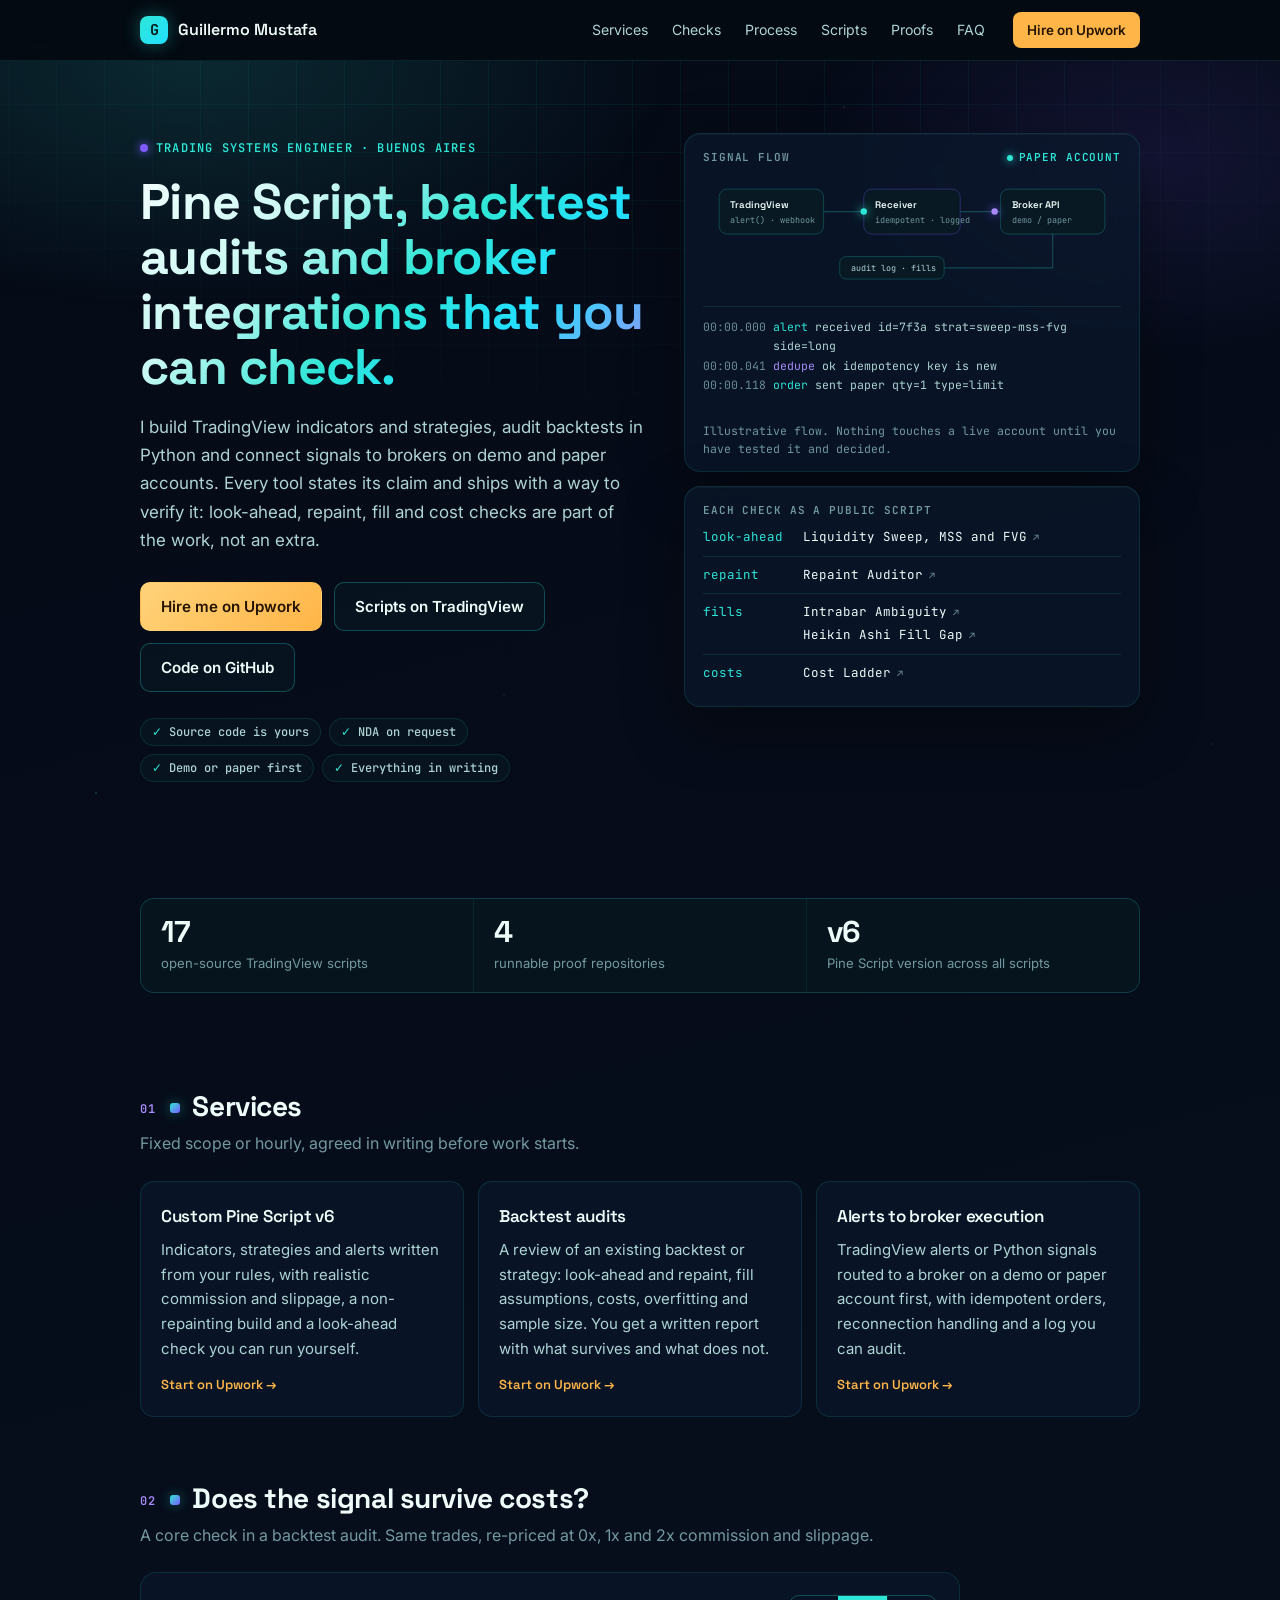
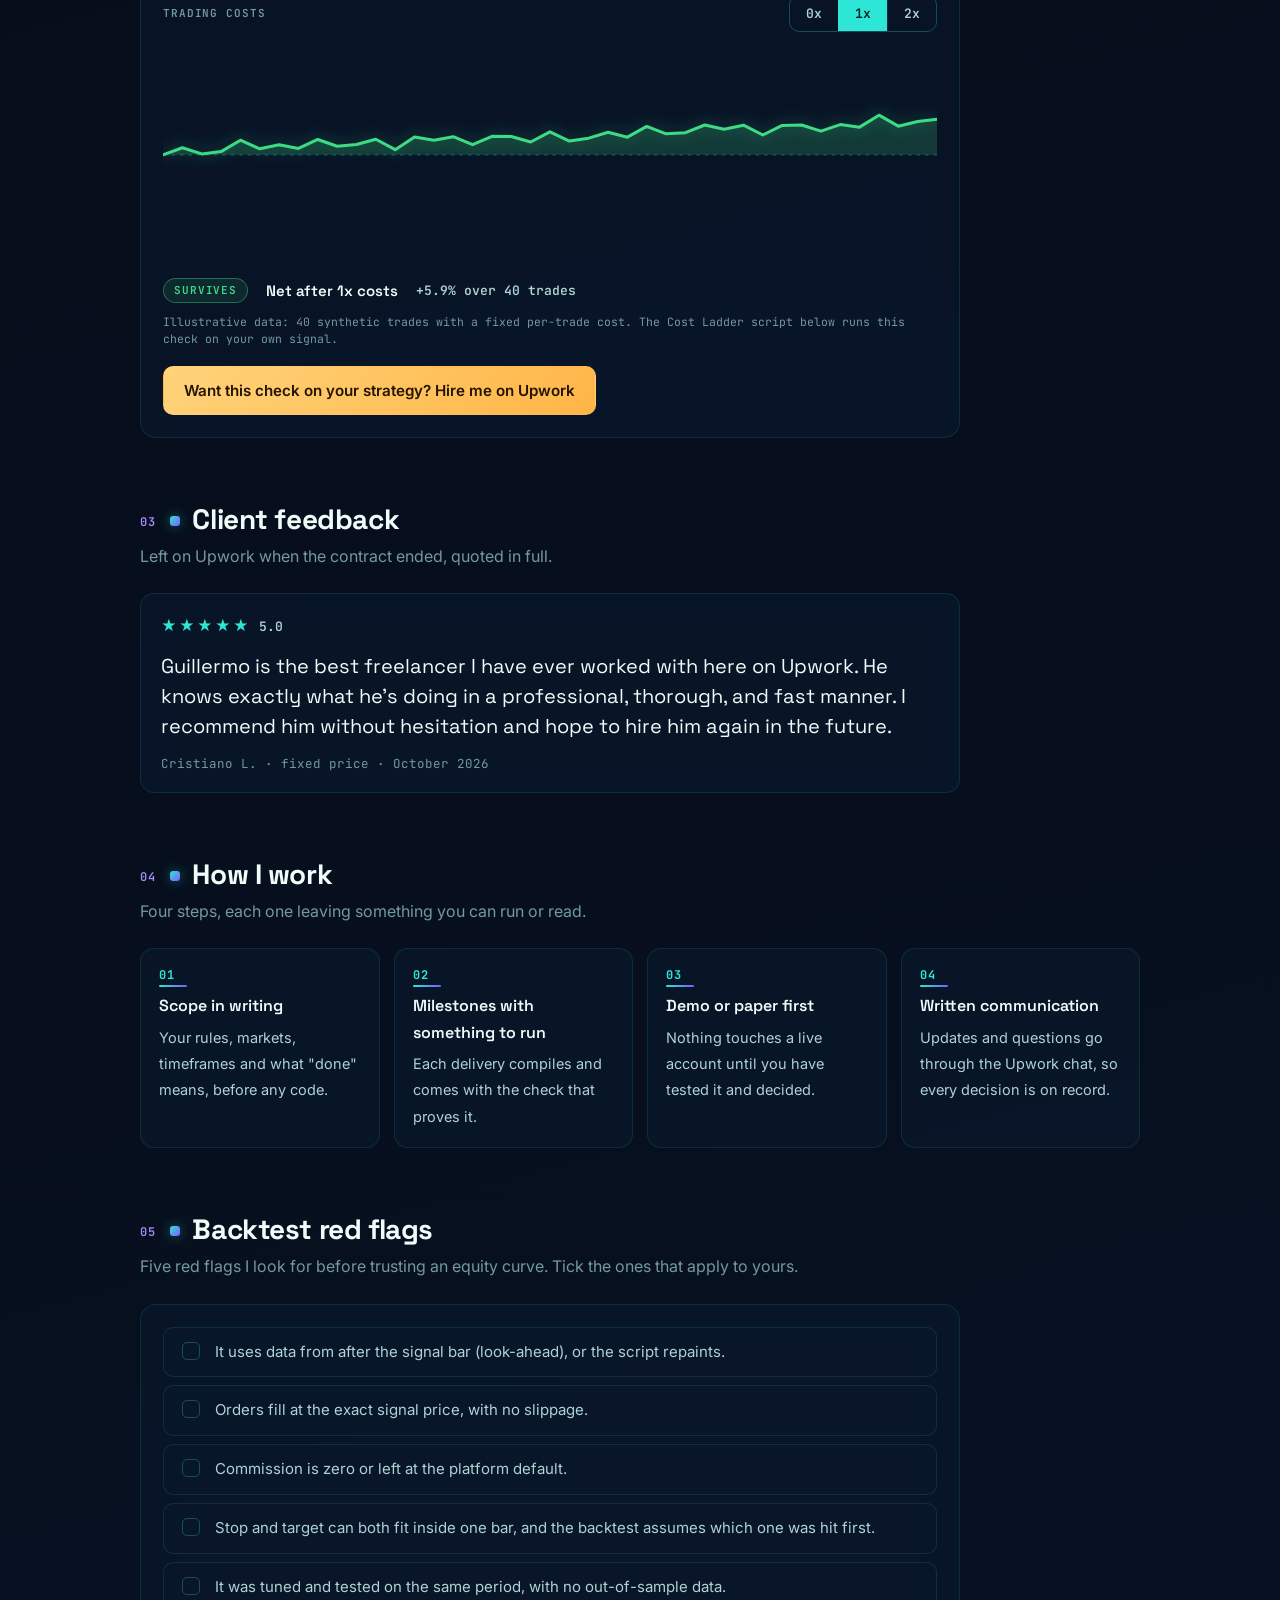
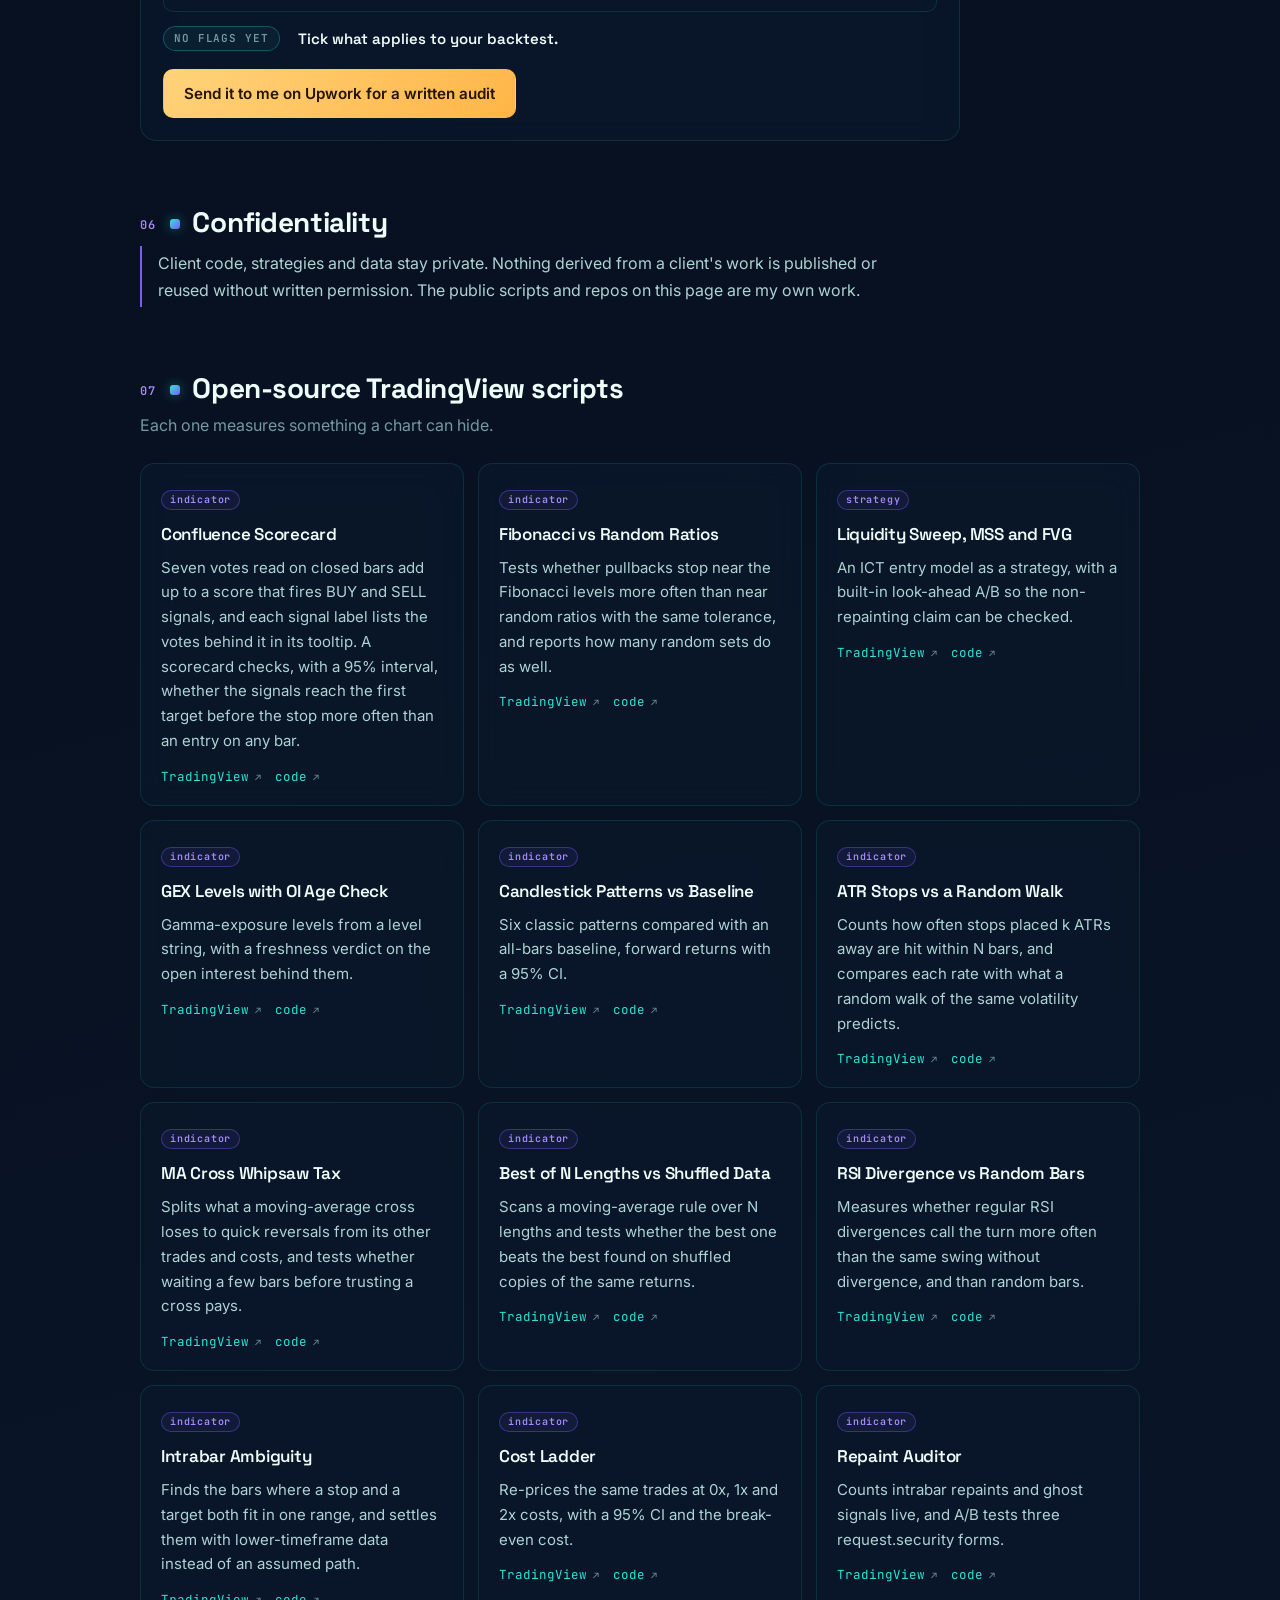
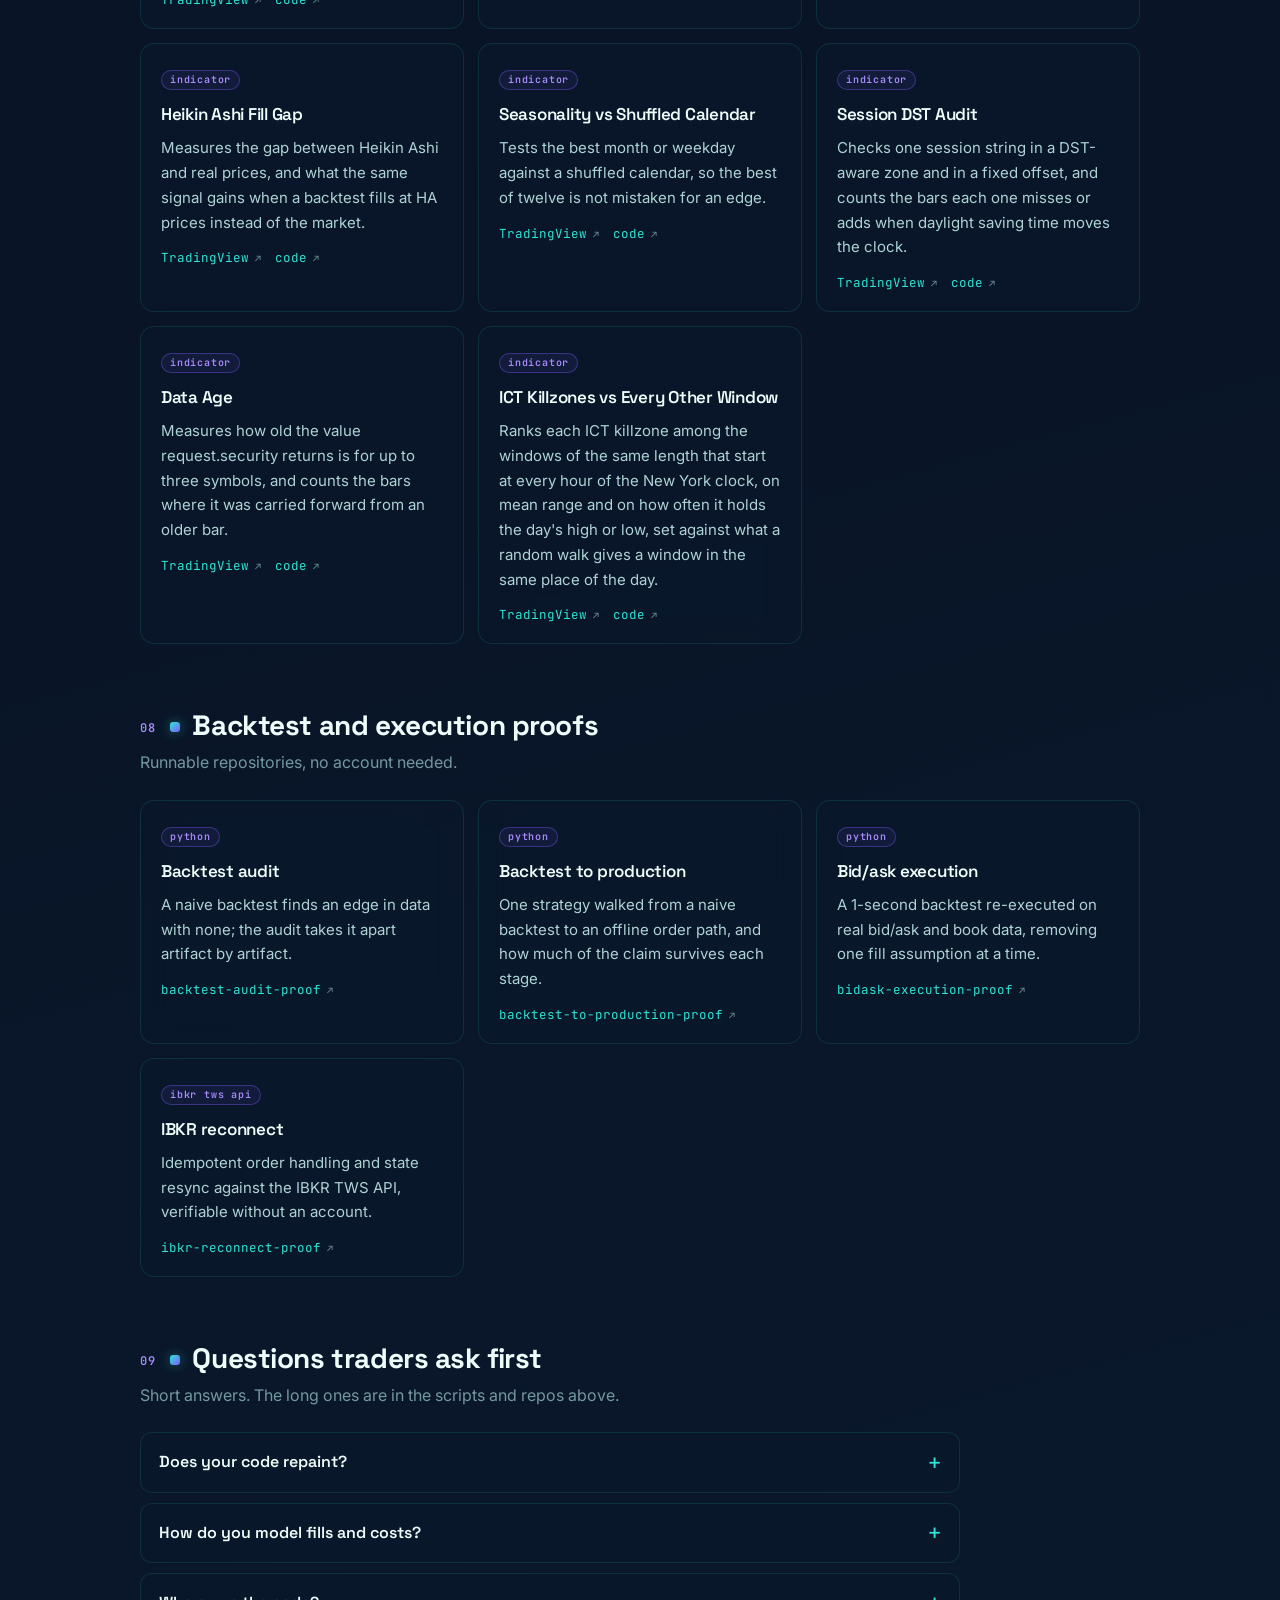
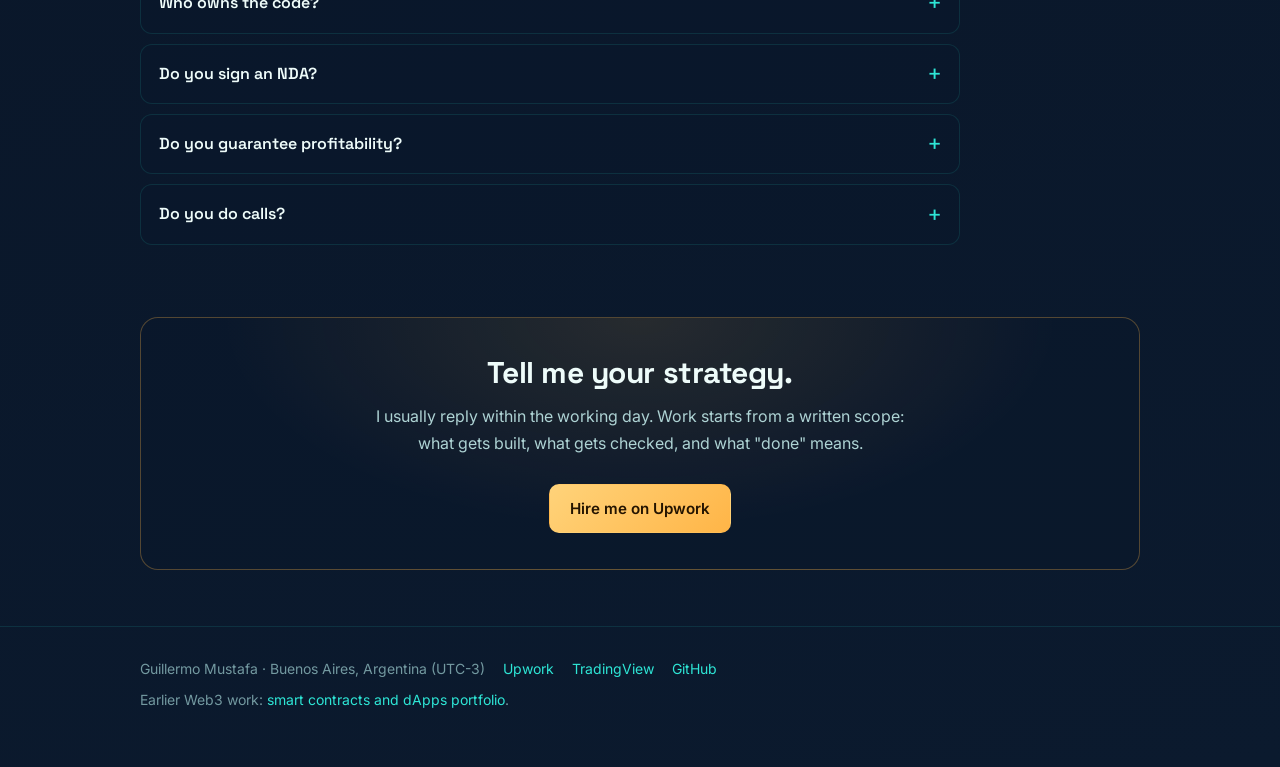
<file: index.html>
<!doctype html>
<html lang="en">
<head>
<meta charset="utf-8">
<meta name="viewport" content="width=device-width, initial-scale=1">
<script>document.documentElement.classList.add('js');</script>
<title>Guillermo Mustafa — Trading Systems Engineer</title>
<meta name="description" content="Custom Pine Script v6 indicators and strategies, backtest audits in Python and broker integrations on demo and paper accounts. Every tool states a claim and shows how to check it.">
<meta property="og:title" content="Guillermo Mustafa — Trading Systems Engineer">
<meta property="og:description" content="Pine Script v6, backtest audits and broker integrations on demo and paper accounts, with look-ahead, repaint and cost checks built in.">
<meta property="og:type" content="website">
<meta property="og:url" content="https://guillemustafa-ux.github.io">
<link rel="canonical" href="https://guillemustafa-ux.github.io">
<link rel="icon" href="data:image/svg+xml,%3Csvg xmlns='http://www.w3.org/2000/svg' viewBox='0 0 100 100'%3E%3Crect width='100' height='100' rx='20' fill='%23061219'/%3E%3Ctext x='50' y='68' font-size='52' text-anchor='middle' fill='%232ee6d6' font-family='monospace' font-weight='bold'%3EG%3C/text%3E%3C/svg%3E">
<link rel="preconnect" href="https://fonts.googleapis.com">
<link rel="preconnect" href="https://fonts.gstatic.com" crossorigin>
<link href="https://fonts.googleapis.com/css2?family=Space+Grotesk:wght@500;600;700&family=Inter:wght@400;500;600&family=JetBrains+Mono:wght@400;600&display=swap" rel="stylesheet">
<style>
  /* Tokens. Each color has one job: turquoise is brand and data, amber is the
     action color (Upwork CTAs only), green and coral are verdicts, violet is
     the signature thread (details only, never the dominant color). */
  :root {
    color-scheme: dark;
    --bg0: #050a16; --bg1: #081223; --bg2: #0b1a2e;
    --surface: rgba(10, 24, 44, .72);
    --line: rgba(46, 230, 214, .12); --line-2: rgba(46, 230, 214, .28); --line-v: rgba(124, 92, 255, .38);
    --text: #eefcfa; --text-2: #aed3d4; --text-3: #7399a0; --muted: #6a8c94;
    --tq: #2ee6d6; --cyan: #22e0ff; --tq-ink: #03201d;
    --amber: #ffb547; --amber-2: #ffd37a; --amber-ink: #241400;
    --ok: #3ddc84; --bad: #ff6b6b;
    --violet: #7c5cff; --violet-2: #a78bfa;
    --display: "Space Grotesk", Inter, system-ui, sans-serif;
    --sans: Inter, system-ui, sans-serif;
    --mono: "JetBrains Mono", ui-monospace, monospace;
    --ease: cubic-bezier(.16, 1, .3, 1);
  }
  * { box-sizing: border-box; }
  html { scroll-behavior: smooth; scroll-padding-top: 76px; }
  body {
    margin: 0; min-height: 100dvh; color: var(--text);
    background: linear-gradient(165deg, var(--bg0) 0%, var(--bg1) 55%, var(--bg2) 100%);
    background-color: var(--bg1);
    font: 16px/1.65 var(--sans); -webkit-font-smoothing: antialiased; text-rendering: optimizeLegibility;
  }
  a { color: var(--tq); text-decoration: none; }
  a:hover { text-decoration: underline; }
  ::selection { background: rgba(46, 230, 214, .3); color: var(--text); }
  :focus-visible { outline: none; box-shadow: 0 0 0 3px rgba(46, 230, 214, .55); border-radius: 6px; }
  h1, h2, h3 { font-family: var(--display); letter-spacing: -.015em; }

  /* Ambient: grid + starfield, fixed behind everything, shifted by the pointer. */
  .ambient { position: fixed; inset: -40px; z-index: -1; pointer-events: none;
    transform: translate(var(--px, 0), var(--py, 0)); transition: transform .6s var(--ease); }
  .ambient::before { content: ""; position: absolute; inset: 0;
    background-image:
      linear-gradient(rgba(46, 230, 214, .055) 1px, transparent 1px),
      linear-gradient(90deg, rgba(46, 230, 214, .055) 1px, transparent 1px);
    background-size: 48px 48px;
    -webkit-mask-image: radial-gradient(ellipse 80% 60% at 50% 0%, #000 35%, transparent 90%);
    mask-image: radial-gradient(ellipse 80% 60% at 50% 0%, #000 35%, transparent 90%); }
  .ambient::after { content: ""; position: absolute; inset: 0; opacity: .7;
    background-image:
      radial-gradient(1px 1px at 20% 30%, rgba(234, 252, 250, .55), transparent),
      radial-gradient(1px 1px at 65% 15%, rgba(234, 252, 250, .4), transparent),
      radial-gradient(1.5px 1.5px at 85% 55%, rgba(167, 139, 250, .5), transparent),
      radial-gradient(1px 1px at 40% 75%, rgba(234, 252, 250, .3), transparent),
      radial-gradient(1.5px 1.5px at 10% 85%, rgba(46, 230, 214, .45), transparent),
      radial-gradient(1px 1px at 92% 80%, rgba(234, 252, 250, .3), transparent),
      radial-gradient(1px 1px at 55% 45%, rgba(167, 139, 250, .35), transparent); }
  .glow-hero { position: absolute; inset: 0; z-index: -1; pointer-events: none;
    background:
      radial-gradient(ellipse 700px 360px at 15% 0%, rgba(46, 230, 214, .14), transparent 70%),
      radial-gradient(ellipse 520px 300px at 90% 10%, rgba(124, 92, 255, .12), transparent 70%); }

  .wrap { max-width: 1040px; margin: 0 auto; padding: 0 20px; }

  /* Nav */
  nav { position: sticky; top: 0; z-index: 20; background: rgba(4, 11, 17, .7);
    -webkit-backdrop-filter: blur(14px); backdrop-filter: blur(14px); border-bottom: 1px solid var(--line); }
  nav .wrap { display: flex; align-items: center; gap: 18px; height: 60px; }
  .brand { display: flex; align-items: center; gap: 10px; color: var(--text); font-weight: 600; font-family: var(--display); }
  .brand:hover { text-decoration: none; }
  .brand .mark { width: 28px; height: 28px; border-radius: 8px; display: grid; place-items: center;
    font: 700 15px var(--mono); color: var(--tq-ink); background: linear-gradient(135deg, var(--tq), var(--cyan));
    box-shadow: 0 0 18px rgba(46, 230, 214, .35); }
  nav .links { margin-left: auto; display: flex; gap: 4px; }
  nav .links a { color: var(--text-2); font-size: .88rem; padding: 6px 10px; border-radius: 8px; transition: color .2s, background .2s; }
  nav .links a:hover { color: var(--text); background: rgba(46, 230, 214, .08); text-decoration: none; }
  nav .cta-sm { font-size: .84rem; font-weight: 600; padding: 7px 14px; border-radius: 8px; color: var(--amber-ink);
    background: var(--amber); transition: transform .25s var(--ease), box-shadow .25s; }
  nav .cta-sm:hover { text-decoration: none; transform: translateY(-1px); box-shadow: 0 0 22px rgba(255, 181, 71, .45); }
  @media (max-width: 760px) { nav .links { display: none; } }

  /* Hero */
  header { position: relative; padding: 72px 0 40px; }
  .hero { display: grid; grid-template-columns: 1.05fr .95fr; gap: 40px; align-items: start; }
  .hero > * { min-width: 0; }
  @media (max-width: 860px) { .hero { grid-template-columns: 1fr; gap: 32px; } header { padding-top: 48px; } }
  .kicker { display: inline-flex; align-items: center; gap: 8px; font: 600 12px/1 var(--mono); color: var(--tq);
    letter-spacing: .1em; text-transform: uppercase; }
  .kicker::before { content: ""; width: 8px; height: 8px; border-radius: 50%; background: var(--violet);
    box-shadow: 0 0 10px var(--violet); animation: beat 2.4s ease-in-out infinite; }
  @keyframes beat { 0%, 100% { transform: scale(1); opacity: 1; } 50% { transform: scale(.72); opacity: .6; } }
  h1 { font-size: clamp(32px, 4.6vw, 50px); line-height: 1.1; margin: 16px 0 18px; font-weight: 700; }
  h1 { background: linear-gradient(135deg, #f2fffd 0%, #c9f8f3 28%, var(--tq) 52%, var(--cyan) 72%, var(--violet-2) 100%);
    -webkit-background-clip: text; background-clip: text; color: transparent; }
  .lead { color: var(--text-2); font-size: 17px; max-width: 560px; margin: 0; }
  .cta { display: flex; flex-wrap: wrap; gap: 12px; margin-top: 28px; }
  .btn { position: relative; display: inline-flex; align-items: center; gap: 8px; padding: 11px 20px; border-radius: 10px;
    font-weight: 600; font-size: .95rem; color: var(--text); border: 1px solid var(--line-2); background: rgba(9, 28, 38, .5);
    transition: transform .25s var(--ease), border-color .25s, box-shadow .25s, background .25s; }
  .btn:hover { text-decoration: none; transform: translateY(-2px); border-color: var(--tq); background: rgba(46, 230, 214, .06); }
  .btn.primary { color: var(--amber-ink); background: linear-gradient(135deg, var(--amber-2), var(--amber)); border-color: transparent;
    box-shadow: 0 0 0 rgba(255, 181, 71, 0); }
  .btn.primary::after { content: ""; position: absolute; inset: -2px; border-radius: 12px; z-index: -1; opacity: 0;
    background: linear-gradient(135deg, var(--amber), var(--violet)); filter: blur(10px); transition: opacity .3s; }
  .btn.primary:hover { box-shadow: 0 8px 30px rgba(255, 181, 71, .35); }
  .btn.primary:hover::after { opacity: .7; }
  .chips { display: flex; flex-wrap: wrap; gap: 8px; margin-top: 26px; }
  .chip { font: 500 12px/1 var(--mono); color: var(--text-2); padding: 7px 11px; border-radius: 999px;
    border: 1px solid var(--line); background: rgba(9, 28, 38, .5); }
  .chip::before { content: "✓ "; color: var(--tq); }

  /* Pipeline diagram */
  .pipe { position: relative; border-radius: 16px; border: 1px solid var(--line); background: var(--surface);
    -webkit-backdrop-filter: blur(16px); backdrop-filter: blur(16px); padding: 18px 18px 14px;
    box-shadow: 0 20px 60px rgba(0, 0, 0, .35), inset 0 1px 0 rgba(255, 255, 255, .04); }
  .pipe .title { display: flex; justify-content: space-between; align-items: center; font: 600 11px/1 var(--mono);
    color: var(--text-3); letter-spacing: .08em; text-transform: uppercase; margin-bottom: 10px; }
  .pipe .title .live { color: var(--tq); display: inline-flex; align-items: center; gap: 6px; }
  .pipe .title .live::before { content: ""; width: 6px; height: 6px; border-radius: 50%; background: var(--tq);
    box-shadow: 0 0 8px var(--tq); animation: beat 1.6s ease-in-out infinite; }
  .pipe svg { width: 100%; height: auto; display: block; overflow: visible; }
  .pipe .node { fill: rgba(8, 26, 36, .9); stroke: var(--line-2); stroke-width: 1; }
  .pipe .node.v { stroke: var(--line-v); }
  .pipe .label { font: 600 12px var(--display); fill: var(--text); }
  .pipe .sub { font: 10.5px var(--mono); fill: var(--text-3); }
  .pipe .wire { stroke: rgba(46, 230, 214, .25); stroke-width: 1.5; fill: none; }
  .pipe .pulse { fill: var(--tq); filter: drop-shadow(0 0 6px var(--tq)); }
  .pipe .pulse.v { fill: var(--violet-2); filter: drop-shadow(0 0 6px var(--violet)); }
  .log { margin-top: 12px; border-top: 1px solid var(--line); padding-top: 10px; font: 11.5px/1.7 var(--mono);
    color: var(--text-2); min-height: 92px; }
  /* Wrapped lines hang under the message, after the 10-character timestamp. */
  .log div { overflow-wrap: anywhere; padding-left: 10ch; text-indent: -10ch; }
  .js .log div { opacity: 0; transform: translateX(-6px); transition: opacity .35s var(--ease), transform .35s var(--ease); }
  .js .log div.on { opacity: 1; transform: none; }
  .log .t { color: var(--muted); }
  .log .k { color: var(--tq); }
  .log .v { color: var(--violet-2); }
  .pipe .foot { margin-top: 8px; font: 11.5px/1.5 var(--mono); color: var(--text-3); }
  /* Two layouts of the same flow: horizontal on wide screens, stacked on phones,
     where the horizontal one would scale its labels down to about 6px. */
  .pipe .flow-v { display: none; }
  .pipe .flow-v .label { font-size: 14px; }
  .pipe .flow-v .sub { font-size: 12px; }
  @media (max-width: 560px) { .pipe .flow-h { display: none; } .pipe .flow-v { display: block; } }

  /* Hero side column: the flow card and the checks panel under it */
  .hero-side { display: grid; gap: 14px; }
  .checks ul { list-style: none; margin: 0; padding: 0; }
  .checks li { display: grid; grid-template-columns: 11ch 1fr; gap: 12px; padding: 9px 0; border-top: 1px solid var(--line);
    font: 12.5px/1.5 var(--mono); }
  .checks li:first-child { border-top: 0; padding-top: 2px; }
  .checks li > span { color: var(--tq); }
  .checks li div { display: flex; flex-wrap: wrap; gap: 4px 14px; }
  .checks a { color: var(--text); }
  .checks a::after { content: " ↗"; color: var(--muted); font-size: .8em; }

  /* Stats */
  .stats { display: grid; grid-template-columns: repeat(3, 1fr); gap: 1px; margin: 44px 0 0; border: 1px solid var(--line);
    border-radius: 14px; overflow: hidden; background: var(--line); }
  .stat { background: rgba(6, 19, 27, .85); padding: 18px 20px; }
  .stat b { display: block; font: 700 30px/1 var(--display); color: var(--text); letter-spacing: -.02em; }
  .stat b small { font-size: 16px; color: var(--tq); margin-left: 2px; }
  .stat span { display: block; margin-top: 6px; font-size: .82rem; color: var(--text-3); }
  @media (max-width: 560px) { .stat { padding: 14px 12px; } .stat b { font-size: 26px; } .stat span { font-size: .76rem; } }

  /* Sections */
  section { padding: 56px 0 8px; }
  .sec-head { display: flex; align-items: baseline; gap: 14px; margin-bottom: 6px; }
  h2 { font-size: clamp(22px, 2.6vw, 28px); margin: 0; display: flex; align-items: flex-start; gap: 12px; font-weight: 700; line-height: 1.25; }
  h2::before { content: ""; width: 10px; height: 10px; border-radius: 3px; flex: none; margin-top: .5em;
    background: linear-gradient(135deg, var(--tq), var(--violet)); box-shadow: 0 0 12px rgba(46, 230, 214, .4); }
  .num { font: 600 12px var(--mono); color: var(--violet-2); letter-spacing: .1em; }
  .sub { color: var(--text-3); margin: 0 0 24px; }
  .grid { display: grid; grid-template-columns: repeat(auto-fit, minmax(270px, 1fr)); gap: 14px; }

  /* Cards: glass + pointer spotlight + turquoise glow on hover */
  .card { position: relative; overflow: hidden; border-radius: 14px; padding: 20px; border: 1px solid var(--line);
    background: var(--surface); -webkit-backdrop-filter: blur(14px); backdrop-filter: blur(14px);
    transition: transform .35s var(--ease), border-color .35s, box-shadow .35s; }
  .card::before { content: ""; position: absolute; inset: 0; opacity: 0; pointer-events: none; transition: opacity .4s;
    background: radial-gradient(260px circle at var(--mx, 50%) var(--my, 50%), rgba(46, 230, 214, .13), transparent 60%); }
  .card:hover { transform: translateY(-3px); border-color: var(--line-2);
    box-shadow: 0 14px 40px rgba(0, 0, 0, .35), 0 0 28px rgba(46, 230, 214, .12); }
  .card:hover::before { opacity: 1; }
  .card h3 { margin: 0 0 8px; font-size: 17px; font-weight: 600; }
  .card p { margin: 0; color: var(--text-2); font-size: 15px; }
  .card .links { margin-top: 14px; font: 12.5px var(--mono); display: flex; gap: 14px; flex-wrap: wrap; }
  .card .links a::after { content: " ↗"; color: var(--muted); font-size: .8em; }
  .card .tag { display: inline-block; margin-bottom: 10px; font: 600 10px/1 var(--mono); letter-spacing: .08em;
    color: var(--violet-2); border: 1px solid var(--line-v); border-radius: 999px; padding: 4px 8px; background: rgba(124, 92, 255, .08); }

  /* Process timeline */
  .steps { list-style: none; margin: 0; padding: 0; display: grid; grid-template-columns: repeat(auto-fit, minmax(220px, 1fr)); gap: 14px; counter-reset: s; }
  .steps li { position: relative; padding: 18px 18px 18px 18px; border-radius: 14px; border: 1px solid var(--line); background: var(--surface); counter-increment: s; }
  .steps li::before { content: "0" counter(s); font: 700 12px var(--mono); color: var(--tq); letter-spacing: .1em; display: block; margin-bottom: 10px; }
  .steps li::after { content: ""; position: absolute; left: 18px; top: 36px; width: 28px; height: 2px;
    background: linear-gradient(90deg, var(--tq), var(--violet)); border-radius: 2px; }
  .steps b { display: block; color: var(--text); margin-bottom: 4px; font-family: var(--display); font-weight: 600; }
  .steps span { color: var(--text-2); font-size: 14.5px; }

  .note { border-left: 2px solid var(--violet); padding: 4px 0 4px 16px; color: var(--text-2); margin: 0; max-width: 760px; }

  /* Client feedback */
  .quote { margin: 0; max-width: 820px; }
  .quote.card:hover { transform: none; }
  .quote .stars { color: var(--tq); font-size: 15px; letter-spacing: 2px; margin-bottom: 12px; }
  .quote .stars b { font: 600 13px var(--mono); color: var(--text-2); letter-spacing: 0; margin-left: 8px; }
  .quote blockquote { margin: 0; font-family: var(--display); font-size: clamp(17px, 2vw, 20px); line-height: 1.5; }
  .quote blockquote p { margin: 0; color: var(--text); font-size: inherit; }
  .quote figcaption { margin-top: 14px; font: 12.5px var(--mono); color: var(--text-3); }
  .sr-only { position: absolute; width: 1px; height: 1px; padding: 0; margin: -1px; overflow: hidden; clip: rect(0 0 0 0); white-space: nowrap; border: 0; }

  /* FAQ */
  .faq { display: grid; gap: 10px; max-width: 820px; }
  details { border: 1px solid var(--line); border-radius: 12px; background: var(--surface); transition: border-color .3s; }
  details[open] { border-color: var(--line-2); }
  summary { cursor: pointer; list-style: none; display: flex; align-items: center; gap: 12px; padding: 16px 18px;
    font-family: var(--display); font-weight: 600; font-size: 16px; }
  summary::-webkit-details-marker { display: none; }
  summary::after { content: "+"; margin-left: auto; color: var(--tq); font: 400 22px/1 var(--mono); transition: transform .3s var(--ease); }
  details[open] summary::after { transform: rotate(45deg); }
  details .ans { padding: 0 18px 18px 18px; color: var(--text-2); font-size: 15px; animation: fade .35s var(--ease); }
  @keyframes fade { from { opacity: 0; transform: translateY(-4px); } to { opacity: 1; transform: none; } }

  /* Trust bar: Upwork facts under the hero, before the counts */
  .trust { display: flex; flex-wrap: wrap; gap: 10px; margin: 36px 0 0; padding: 0; }
  .trust li { list-style: none; display: inline-flex; align-items: center; gap: 8px; padding: 9px 14px; border-radius: 10px;
    border: 1px solid var(--line-2); background: rgba(46, 230, 214, .06); font: 600 13px/1 var(--display); color: var(--text); }
  .trust li::before { content: ""; width: 7px; height: 7px; border-radius: 50%; background: var(--tq); box-shadow: 0 0 8px var(--tq); flex: none; }
  .trust li span { font: 500 12px var(--mono); color: var(--text-3); }

  /* Card-level action link */
  .card .go { display: inline-block; margin-top: 14px; font: 600 13px var(--display); color: var(--amber); }
  .card .go::after { content: " →"; }

  /* Interactive demos: cost toggle and red-flags checklist */
  .demo { border-radius: 16px; border: 1px solid var(--line); background: var(--surface); padding: 22px; max-width: 820px;
    -webkit-backdrop-filter: blur(14px); backdrop-filter: blur(14px); }
  .seg { display: inline-flex; border: 1px solid var(--line-2); border-radius: 10px; overflow: hidden; }
  .seg button { font: 600 13px var(--mono); padding: 9px 16px; border: 0; background: transparent; color: var(--text-2); cursor: pointer;
    transition: background .2s, color .2s; }
  .seg button:focus-visible { box-shadow: none; outline: 2px solid var(--amber); outline-offset: -3px; border-radius: 6px; }
  /* Without scripts the demos cannot compute anything, so they stay hidden. */
  html:not(.js) .demo { display: none; }
  .verdict .pill.idle { color: var(--text-3); border: 1px solid var(--line-2); background: rgba(46, 230, 214, .05); }
  .seg button + button { border-left: 1px solid var(--line); }
  .seg button[aria-pressed="true"] { background: var(--tq); color: var(--tq-ink); }
  .demo .row { display: flex; flex-wrap: wrap; align-items: center; justify-content: space-between; gap: 12px; margin-bottom: 14px; }
  .demo .lbl { font: 600 11px/1 var(--mono); color: var(--text-3); letter-spacing: .08em; text-transform: uppercase; }
  .demo svg { width: 100%; height: auto; display: block; }
  .demo .zero { stroke: var(--line-2); stroke-width: 1; stroke-dasharray: 3 4; }
  .demo .curve { fill: none; stroke-width: 2.5; stroke-linejoin: round; stroke-linecap: round; transition: stroke .3s; }
  .demo .curve.ok { stroke: var(--ok); filter: drop-shadow(0 0 6px rgba(61, 220, 132, .45)); }
  .demo .curve.bad { stroke: var(--bad); filter: drop-shadow(0 0 6px rgba(255, 107, 107, .45)); }
  .demo .area { opacity: .18; transition: fill .3s; }
  .demo .area.ok { fill: var(--ok); }
  .demo .area.bad { fill: var(--bad); }
  .verdict { display: flex; flex-wrap: wrap; align-items: center; gap: 10px 18px; margin-top: 14px; font: 600 15px var(--display); }
  .verdict .pill { font: 600 11px/1 var(--mono); letter-spacing: .08em; text-transform: uppercase; padding: 6px 10px; border-radius: 999px; }
  .verdict .pill.ok { color: var(--ok); border: 1px solid rgba(61, 220, 132, .4); background: rgba(61, 220, 132, .1); }
  .verdict .pill.bad { color: var(--bad); border: 1px solid rgba(255, 107, 107, .4); background: rgba(255, 107, 107, .1); }
  .verdict .n { font: 600 13px var(--mono); color: var(--text-2); }
  .demo .foot { margin-top: 10px; font: 11.5px/1.5 var(--mono); color: var(--text-3); }
  .demo .cta { margin-top: 18px; }
  .flags { list-style: none; margin: 0; padding: 0; display: grid; gap: 8px; }
  .flags label { display: flex; align-items: flex-start; gap: 12px; padding: 12px 14px; border-radius: 10px; border: 1px solid var(--line);
    background: rgba(10, 24, 44, .5); cursor: pointer; transition: border-color .2s, background .2s; font-size: 15px; color: var(--text-2); }
  .flags label:hover { border-color: var(--line-2); }
  .flags input { appearance: none; -webkit-appearance: none; width: 18px; height: 18px; flex: none; margin-top: 2px; border-radius: 5px;
    border: 1px solid var(--line-2); background: transparent; display: grid; place-items: center; cursor: pointer; }
  .flags input::before { content: ""; width: 10px; height: 10px; border-radius: 2px; background: var(--bad); transform: scale(0); transition: transform .15s var(--ease); }
  .flags input:checked::before { transform: scale(1); }
  .flags label:has(input:checked) { border-color: rgba(255, 107, 107, .45); background: rgba(255, 107, 107, .06); color: var(--text); }

  /* Final call to action */
  .cta-band { margin-top: 64px; border-radius: 18px; padding: 36px 28px; text-align: center; border: 1px solid rgba(255, 181, 71, .3);
    background: radial-gradient(ellipse 60% 120% at 50% 0%, rgba(255, 181, 71, .12), transparent 70%), var(--surface); }
  .cta-band h2 { justify-content: center; font-size: clamp(22px, 3vw, 30px); }
  .cta-band h2::before { display: none; }
  .cta-band p { color: var(--text-2); max-width: 560px; margin: 12px auto 0; }
  .cta-band .cta { justify-content: center; }

  /* Sticky action bar on phones */
  .sticky-cta { display: none; }
  @media (max-width: 760px) {
    .sticky-cta { display: block; position: fixed; left: 0; right: 0; bottom: 0; z-index: 30; padding: 10px 16px calc(10px + env(safe-area-inset-bottom));
      background: rgba(5, 10, 22, .86); -webkit-backdrop-filter: blur(14px); backdrop-filter: blur(14px); border-top: 1px solid var(--line); }
    .sticky-cta .btn { width: 100%; justify-content: center; }
    body { padding-bottom: 76px; }
  }

  footer { margin-top: 56px; border-top: 1px solid var(--line); padding: 30px 0 56px; color: var(--text-3); font-size: 14px; }
  footer .row { display: flex; flex-wrap: wrap; gap: 8px 18px; }

  /* Scroll reveal */
  /* Scoped to .js so the page stays fully visible when scripts do not run. */
  .js .reveal { opacity: 0; transform: translateY(14px); transition: opacity .6s var(--ease), transform .6s var(--ease); transition-delay: var(--d, 0s); }
  .js .reveal.in { opacity: 1; transform: none; }

  @media (prefers-reduced-motion: reduce) {
    *, *::before, *::after { animation-duration: .001ms !important; animation-iteration-count: 1 !important; transition-duration: .001ms !important; scroll-behavior: auto !important; }
    .js .reveal { opacity: 1; transform: none; }
    .js .log div { opacity: 1; transform: none; }
  }
</style>
</head>
<body>
<div class="ambient" aria-hidden="true"></div>

<nav>
  <div class="wrap">
    <a class="brand" href="#top"><span class="mark">G</span> Guillermo Mustafa</a>
    <div class="links">
      <a href="#services">Services</a>
      <a href="#costs">Checks</a>
      <a href="#process">Process</a>
      <a href="#scripts">Scripts</a>
      <a href="#proofs">Proofs</a>
      <a href="#faq">FAQ</a>
    </div>
    <a class="cta-sm" href="https://www.upwork.com/freelancers/~01fa3c5136b53674c8">Hire on Upwork</a>
  </div>
</nav>

<header id="top">
  <div class="glow-hero" aria-hidden="true"></div>
  <div class="wrap">
    <div class="hero">
      <div>
        <div class="kicker">Trading systems engineer · Buenos Aires</div>
        <h1>Pine Script, backtest audits and broker integrations that you can check.</h1>
        <p class="lead">I build TradingView indicators and strategies, audit backtests in Python and connect signals to brokers on demo and paper accounts. Every tool states its claim and ships with a way to verify it: look-ahead, repaint, fill and cost checks are part of the work, not an extra.</p>
        <div class="cta">
          <a class="btn primary" href="https://www.upwork.com/freelancers/~01fa3c5136b53674c8">Hire me on Upwork</a>
          <a class="btn" href="https://www.tradingview.com/u/GuilleMustafa/">Scripts on TradingView</a>
          <a class="btn" href="https://github.com/guillemustafa-ux">Code on GitHub</a>
        </div>
        <div class="chips">
          <span class="chip">Source code is yours</span>
          <span class="chip">NDA on request</span>
          <span class="chip">Demo or paper first</span>
          <span class="chip">Everything in writing</span>
        </div>
      </div>

      <div class="hero-side">
      <div class="pipe" role="figure" aria-label="Illustrative signal flow: TradingView alert to receiver to broker on a paper account">
        <div class="title"><span>Signal flow</span><span class="live">paper account</span></div>
        <svg class="flow-h" viewBox="0 0 520 150" aria-hidden="true">
          <defs>
            <path id="wire1" d="M150 48 C 172 48, 178 48, 200 48"/>
            <path id="wire2" d="M320 48 C 342 48, 348 48, 370 48"/>
            <path id="wire3" d="M435 76 C 435 98, 435 104, 435 118 L 300 118"/>
          </defs>
          <use href="#wire1" class="wire"/><use href="#wire2" class="wire"/><use href="#wire3" class="wire"/>
          <rect class="node" x="20" y="20" width="130" height="56" rx="10"/>
          <text class="label" x="34" y="44">TradingView</text>
          <text class="sub" x="34" y="62">alert() · webhook</text>
          <rect class="node v" x="200" y="20" width="120" height="56" rx="10"/>
          <text class="label" x="214" y="44">Receiver</text>
          <text class="sub" x="214" y="62">idempotent · logged</text>
          <rect class="node" x="370" y="20" width="130" height="56" rx="10"/>
          <text class="label" x="384" y="44">Broker API</text>
          <text class="sub" x="384" y="62">demo / paper</text>
          <rect class="node" x="170" y="104" width="130" height="28" rx="8"/>
          <text class="sub" x="184" y="122" style="fill: var(--text-2)">audit log · fills</text>
          <circle class="pulse" r="4"><animateMotion dur="1.4s" begin="0s;p3.end+1.2s" fill="freeze" id="p1"><mpath href="#wire1"/></animateMotion></circle>
          <circle class="pulse v" r="4" opacity="0"><animateMotion dur="1.4s" begin="p1.end" fill="freeze" id="p2"><mpath href="#wire2"/></animateMotion><set attributeName="opacity" to="1" begin="p1.end"/><set attributeName="opacity" to="0" begin="p2.end"/></circle>
          <circle class="pulse" r="4" opacity="0"><animateMotion dur="1.6s" begin="p2.end" fill="freeze" id="p3"><mpath href="#wire3"/></animateMotion><set attributeName="opacity" to="1" begin="p2.end"/><set attributeName="opacity" to="0" begin="p3.end"/></circle>
        </svg>
        <svg class="flow-v" viewBox="0 0 320 270" aria-hidden="true">
          <defs>
            <path id="vwire1" d="M160 52 L160 84"/>
            <path id="vwire2" d="M160 130 L160 162"/>
            <path id="vwire3" d="M160 208 L160 236"/>
          </defs>
          <use href="#vwire1" class="wire"/><use href="#vwire2" class="wire"/><use href="#vwire3" class="wire"/>
          <rect class="node" x="40" y="6" width="240" height="46" rx="10"/>
          <text class="label" x="160" y="26" text-anchor="middle">TradingView</text>
          <text class="sub" x="160" y="43" text-anchor="middle">alert() · webhook</text>
          <rect class="node v" x="40" y="84" width="240" height="46" rx="10"/>
          <text class="label" x="160" y="104" text-anchor="middle">Receiver</text>
          <text class="sub" x="160" y="121" text-anchor="middle">idempotent · logged</text>
          <rect class="node" x="40" y="162" width="240" height="46" rx="10"/>
          <text class="label" x="160" y="182" text-anchor="middle">Broker API</text>
          <text class="sub" x="160" y="199" text-anchor="middle">demo / paper</text>
          <rect class="node" x="85" y="236" width="150" height="30" rx="8"/>
          <text class="sub" x="160" y="256" text-anchor="middle" style="fill: var(--text-2)">audit log · fills</text>
          <circle class="pulse" r="4"><animateMotion dur="1.4s" begin="0s;v3.end+1.2s" fill="freeze" id="v1"><mpath href="#vwire1"/></animateMotion></circle>
          <circle class="pulse v" r="4" opacity="0"><animateMotion dur="1.4s" begin="v1.end" fill="freeze" id="v2"><mpath href="#vwire2"/></animateMotion><set attributeName="opacity" to="1" begin="v1.end"/><set attributeName="opacity" to="0" begin="v2.end"/></circle>
          <circle class="pulse" r="4" opacity="0"><animateMotion dur="1.6s" begin="v2.end" fill="freeze" id="v3"><mpath href="#vwire3"/></animateMotion><set attributeName="opacity" to="1" begin="v2.end"/><set attributeName="opacity" to="0" begin="v3.end"/></circle>
        </svg>
        <div class="log" id="log">
          <div><span class="t">00:00.000</span> <span class="k">alert</span> received  id=7f3a  strat=sweep-mss-fvg  side=long</div>
          <div><span class="t">00:00.041</span> <span class="v">dedupe</span> ok  idempotency key is new</div>
          <div><span class="t">00:00.118</span> <span class="k">order</span> sent  paper  qty=1  type=limit</div>
          <div><span class="t">00:01.402</span> <span class="k">fill</span> logged  slippage=0.25  state synced</div>
        </div>
        <div class="foot">Illustrative flow. Nothing touches a live account until you have tested it and decided.</div>
      </div>

      <div class="pipe checks">
        <div class="title"><span>Each check as a public script</span></div>
        <ul>
          <li><span>look-ahead</span><div><a href="https://www.tradingview.com/script/2pqi4yFB-Liquidity-Sweep-MSS-and-FVG-Entry-Model-with-Look-ahead-A-B/">Liquidity Sweep, MSS and FVG</a></div></li>
          <li><span>repaint</span><div><a href="https://www.tradingview.com/script/7USFvRmd-Repaint-Auditor-Live-Flicker-Counter-and-request-security-A-B/">Repaint Auditor</a></div></li>
          <li><span>fills</span><div><a href="https://www.tradingview.com/script/QXyp6oKQ-Intrabar-Ambiguity-Which-Hit-First-Stop-or-Target/">Intrabar Ambiguity</a><a href="https://www.tradingview.com/script/oTHxF7ou-Heikin-Ashi-Fill-Gap-What-a-Backtest-Gains-at-HA-Prices/">Heikin Ashi Fill Gap</a></div></li>
          <li><span>costs</span><div><a href="https://www.tradingview.com/script/kQRPTxtz-Cost-Ladder-Does-a-Signal-Survive-0x-1x-and-2x-Costs/">Cost Ladder</a></div></li>
        </ul>
      </div>
      </div>
    </div>

    <ul class="trust reveal" aria-label="Upwork profile facts">
      <li>Top Rated <span>Upwork</span></li>
      <li>100% Job Success <span>Upwork</span></li>
      <li>$10K+ earned <span>Upwork</span></li>
      <li>5.0 client review <span>quoted below</span></li>
    </ul>

    <div class="stats reveal">
      <div class="stat"><b data-count="16" data-count-from="#scripts .card">16</b><span>open-source TradingView scripts</span></div>
      <div class="stat"><b data-count="4" data-count-from="#proofs .card">4</b><span>runnable proof repositories</span></div>
      <div class="stat"><b>v6</b><span>Pine Script version across all scripts</span></div>
    </div>
  </div>
</header>

<main class="wrap">

<section id="services">
  <div class="sec-head reveal"><span class="num">01</span><h2>Services</h2></div>
  <p class="sub reveal">Fixed scope or hourly, agreed in writing before work starts.</p>
  <div class="grid">
    <div class="card reveal" style="--d:.0s">
      <h3>Custom Pine Script v6</h3>
      <p>Indicators, strategies and alerts written from your rules, with realistic commission and slippage, a non-repainting build and a look-ahead check you can run yourself.</p>
      <a class="go" href="https://www.upwork.com/freelancers/~01fa3c5136b53674c8">Start on Upwork</a>
    </div>
    <div class="card reveal" style="--d:.08s">
      <h3>Backtest audits</h3>
      <p>A review of an existing backtest or strategy: look-ahead and repaint, fill assumptions, costs, overfitting and sample size. You get a written report with what survives and what does not.</p>
      <a class="go" href="https://www.upwork.com/freelancers/~01fa3c5136b53674c8">Start on Upwork</a>
    </div>
    <div class="card reveal" style="--d:.16s">
      <h3>Alerts to broker execution</h3>
      <p>TradingView alerts or Python signals routed to a broker on a demo or paper account first, with idempotent orders, reconnection handling and a log you can audit.</p>
      <a class="go" href="https://www.upwork.com/freelancers/~01fa3c5136b53674c8">Start on Upwork</a>
    </div>
  </div>
</section>

<section id="costs">
  <div class="sec-head reveal"><span class="num">02</span><h2>Does the signal survive costs?</h2></div>
  <p class="sub reveal">A core check in a backtest audit. Same trades, re-priced at 0x, 1x and 2x commission and slippage.</p>
  <div class="demo reveal" id="costs-demo">
    <div class="row">
      <span class="lbl">Trading costs</span>
      <div class="seg" role="group" aria-label="Cost multiplier">
        <button type="button" data-k="0" aria-pressed="false">0x</button>
        <button type="button" data-k="1" aria-pressed="true">1x</button>
        <button type="button" data-k="2" aria-pressed="false">2x</button>
      </div>
    </div>
    <svg viewBox="0 0 640 180" aria-hidden="true">
      <line class="zero" x1="0" x2="640" y1="90" y2="90"/>
      <path class="area ok" id="cost-area" d=""/>
      <path class="curve ok" id="cost-curve" d=""/>
    </svg>
    <div class="verdict" aria-live="polite">
      <span class="pill ok" id="cost-pill">survives</span>
      <span id="cost-text">Net after costs</span>
      <span class="n" id="cost-n"></span>
    </div>
    <div class="foot">Illustrative data: 40 synthetic trades with a fixed per-trade cost. The Cost Ladder script below runs this check on your own signal.</div>
    <div class="cta">
      <a class="btn primary" href="https://www.upwork.com/freelancers/~01fa3c5136b53674c8">Want this check on your strategy? Hire me on Upwork</a>
    </div>
  </div>
</section>

<section id="feedback">
  <div class="sec-head reveal"><span class="num">03</span><h2>Client feedback</h2></div>
  <p class="sub reveal">Left on Upwork when the contract ended, quoted in full.</p>
  <figure class="quote card reveal">
    <div class="stars"><span aria-hidden="true">★★★★★</span><b>5.0</b><span class="sr-only"> out of 5</span></div>
    <blockquote><p>Guillermo is the best freelancer I have ever worked with here on Upwork. He knows exactly what he’s doing in a professional, thorough, and fast manner. I recommend him without hesitation and hope to hire him again in the future.</p></blockquote>
    <figcaption>Cristiano L. · fixed price · October 2026</figcaption>
  </figure>
</section>

<section id="process">
  <div class="sec-head reveal"><span class="num">04</span><h2>How I work</h2></div>
  <p class="sub reveal">Four steps, each one leaving something you can run or read.</p>
  <ol class="steps">
    <li class="reveal" style="--d:.0s"><b>Scope in writing</b><span>Your rules, markets, timeframes and what "done" means, before any code.</span></li>
    <li class="reveal" style="--d:.08s"><b>Milestones with something to run</b><span>Each delivery compiles and comes with the check that proves it.</span></li>
    <li class="reveal" style="--d:.16s"><b>Demo or paper first</b><span>Nothing touches a live account until you have tested it and decided.</span></li>
    <li class="reveal" style="--d:.24s"><b>Written communication</b><span>Updates and questions go through the Upwork chat, so every decision is on record.</span></li>
  </ol>
</section>

<section id="redflags">
  <div class="sec-head reveal"><span class="num">05</span><h2>Backtest red flags</h2></div>
  <p class="sub reveal">Five red flags I look for before trusting an equity curve. Tick the ones that apply to yours.</p>
  <div class="demo reveal" id="flags-demo">
    <ul class="flags">
      <li><label><input type="checkbox"> It uses data from after the signal bar (look-ahead), or the script repaints.</label></li>
      <li><label><input type="checkbox"> Orders fill at the exact signal price, with no slippage.</label></li>
      <li><label><input type="checkbox"> Commission is zero or left at the platform default.</label></li>
      <li><label><input type="checkbox"> Stop and target can both fit inside one bar, and the backtest assumes which one was hit first.</label></li>
      <li><label><input type="checkbox"> It was tuned and tested on the same period, with no out-of-sample data.</label></li>
    </ul>
    <div class="verdict" aria-live="polite">
      <span class="pill idle" id="flags-pill">no flags yet</span>
      <span id="flags-text">Tick what applies to your backtest.</span>
    </div>
    <div class="cta">
      <a class="btn primary" href="https://www.upwork.com/freelancers/~01fa3c5136b53674c8">Send it to me on Upwork for a written audit</a>
    </div>
  </div>
</section>

<section id="confidentiality">
  <div class="sec-head reveal"><span class="num">06</span><h2>Confidentiality</h2></div>
  <p class="note reveal">Client code, strategies and data stay private. Nothing derived from a client's work is published or reused without written permission. The public scripts and repos on this page are my own work.</p>
</section>

<section id="scripts">
  <div class="sec-head reveal"><span class="num">07</span><h2>Open-source TradingView scripts</h2></div>
  <p class="sub reveal">Each one measures something a chart can hide.</p>
  <div class="grid">
    <div class="card reveal" style="--d:.0s">
      <span class="tag">indicator</span>
      <h3>Confluence Scorecard</h3>
      <p>Seven votes read on closed bars add up to a score that fires BUY and SELL signals, and each signal label lists the votes behind it in its tooltip. A scorecard checks, with a 95% interval, whether the signals reach the first target before the stop more often than an entry on any bar.</p>
      <div class="links"><a href="https://www.tradingview.com/script/oqAIpNH6-Confluence-Scorecard-Signals-Graded-Against-a-Base-Rate/">TradingView</a><a href="https://github.com/guillemustafa-ux/confluence-scorecard">code</a></div>
    </div>
    <div class="card reveal" style="--d:.0s">
      <span class="tag">indicator</span>
      <h3>Fibonacci vs Random Ratios</h3>
      <p>Tests whether pullbacks stop near the Fibonacci levels more often than near random ratios with the same tolerance, and reports how many random sets do as well.</p>
      <div class="links"><a href="https://www.tradingview.com/script/MV9tTaED-Fibonacci-vs-Random-Ratios-Where-Pullbacks-Actually-Stop/">TradingView</a><a href="https://github.com/guillemustafa-ux/fibonacci-vs-random">code</a></div>
    </div>
    <div class="card reveal" style="--d:.0s">
      <span class="tag">strategy</span>
      <h3>Liquidity Sweep, MSS and FVG</h3>
      <p>An ICT entry model as a strategy, with a built-in look-ahead A/B so the non-repainting claim can be checked.</p>
      <div class="links"><a href="https://www.tradingview.com/script/2pqi4yFB-Liquidity-Sweep-MSS-and-FVG-Entry-Model-with-Look-ahead-A-B/">TradingView</a><a href="https://github.com/guillemustafa-ux/ict-sweep-mss-fvg">code</a></div>
    </div>
    <div class="card reveal" style="--d:.1s">
      <span class="tag">indicator</span>
      <h3>GEX Levels with OI Age Check</h3>
      <p>Gamma-exposure levels from a level string, with a freshness verdict on the open interest behind them.</p>
      <div class="links"><a href="https://www.tradingview.com/script/uKwF557w-GEX-Levels-from-a-Level-String-with-OI-Age-Check/">TradingView</a><a href="https://github.com/guillemustafa-ux/gex-levels-proof">code</a></div>
    </div>
    <div class="card reveal" style="--d:.05s">
      <span class="tag">indicator</span>
      <h3>Candlestick Patterns vs Baseline</h3>
      <p>Six classic patterns compared with an all-bars baseline, forward returns with a 95% CI.</p>
      <div class="links"><a href="https://www.tradingview.com/script/fGFxqicu-Candlestick-Patterns-vs-Baseline-Forward-Returns-95-CI/">TradingView</a><a href="https://github.com/guillemustafa-ux/candlestick-base-rates">code</a></div>
    </div>
    <div class="card reveal" style="--d:.0s">
      <span class="tag">indicator</span>
      <h3>ATR Stops vs a Random Walk</h3>
      <p>Counts how often stops placed k ATRs away are hit within N bars, and compares each rate with what a random walk of the same volatility predicts.</p>
      <div class="links"><a href="https://www.tradingview.com/script/ATVajrIj-ATR-Stops-vs-a-Random-Walk-How-Often-Noise-Hits-Them/">TradingView</a><a href="https://github.com/guillemustafa-ux/atr-stop-vs-random-walk">code</a></div>
    </div>
    <div class="card reveal" style="--d:.05s">
      <span class="tag">indicator</span>
      <h3>MA Cross Whipsaw Tax</h3>
      <p>Splits what a moving-average cross loses to quick reversals from its other trades and costs, and tests whether waiting a few bars before trusting a cross pays.</p>
      <div class="links"><a href="https://www.tradingview.com/script/qDfurRAU-MA-Cross-Whipsaw-Tax-What-the-Fake-Crosses-Cost/">TradingView</a><a href="https://github.com/guillemustafa-ux/ma-cross-whipsaw-tax">code</a></div>
    </div>
    <div class="card reveal" style="--d:.1s">
      <span class="tag">indicator</span>
      <h3>Best of N Lengths vs Shuffled Data</h3>
      <p>Scans a moving-average rule over N lengths and tests whether the best one beats the best found on shuffled copies of the same returns.</p>
      <div class="links"><a href="https://www.tradingview.com/script/9i6KR53K-Best-of-N-Lengths-vs-Shuffled-Data-Is-the-Optimum-Real/">TradingView</a><a href="https://github.com/guillemustafa-ux/best-of-n-vs-shuffled">code</a></div>
    </div>
    <div class="card reveal" style="--d:.0s">
      <span class="tag">indicator</span>
      <h3>RSI Divergence vs Random Bars</h3>
      <p>Measures whether regular RSI divergences call the turn more often than the same swing without divergence, and than random bars.</p>
      <div class="links"><a href="https://www.tradingview.com/script/LxAhwOxK-RSI-Divergence-vs-Random-Bars-Does-It-Call-the-Turn/">TradingView</a><a href="https://github.com/guillemustafa-ux/rsi-divergence-vs-random">code</a></div>
    </div>
    <div class="card reveal" style="--d:.0s">
      <span class="tag">indicator</span>
      <h3>Intrabar Ambiguity</h3>
      <p>Finds the bars where a stop and a target both fit in one range, and settles them with lower-timeframe data instead of an assumed path.</p>
      <div class="links"><a href="https://www.tradingview.com/script/QXyp6oKQ-Intrabar-Ambiguity-Which-Hit-First-Stop-or-Target/">TradingView</a><a href="https://github.com/guillemustafa-ux/intrabar-ambiguity">code</a></div>
    </div>
    <div class="card reveal" style="--d:.0s">
      <span class="tag">indicator</span>
      <h3>Cost Ladder</h3>
      <p>Re-prices the same trades at 0x, 1x and 2x costs, with a 95% CI and the break-even cost.</p>
      <div class="links"><a href="https://www.tradingview.com/script/kQRPTxtz-Cost-Ladder-Does-a-Signal-Survive-0x-1x-and-2x-Costs/">TradingView</a><a href="https://github.com/guillemustafa-ux/cost-ladder">code</a></div>
    </div>
    <div class="card reveal" style="--d:.1s">
      <span class="tag">indicator</span>
      <h3>Repaint Auditor</h3>
      <p>Counts intrabar repaints and ghost signals live, and A/B tests three request.security forms.</p>
      <div class="links"><a href="https://www.tradingview.com/script/7USFvRmd-Repaint-Auditor-Live-Flicker-Counter-and-request-security-A-B/">TradingView</a><a href="https://github.com/guillemustafa-ux/repaint-auditor">code</a></div>
    </div>
    <div class="card reveal" style="--d:.05s">
      <span class="tag">indicator</span>
      <h3>Heikin Ashi Fill Gap</h3>
      <p>Measures the gap between Heikin Ashi and real prices, and what the same signal gains when a backtest fills at HA prices instead of the market.</p>
      <div class="links"><a href="https://www.tradingview.com/script/oTHxF7ou-Heikin-Ashi-Fill-Gap-What-a-Backtest-Gains-at-HA-Prices/">TradingView</a><a href="https://github.com/guillemustafa-ux/heikin-ashi-fill-gap">code</a></div>
    </div>
    <div class="card reveal" style="--d:.0s">
      <span class="tag">indicator</span>
      <h3>Seasonality vs Shuffled Calendar</h3>
      <p>Tests the best month or weekday against a shuffled calendar, so the best of twelve is not mistaken for an edge.</p>
      <div class="links"><a href="https://www.tradingview.com/script/5RcwXxp7-Seasonality-vs-Shuffled-Calendar-Is-the-Best-Month-Real/">TradingView</a><a href="https://github.com/guillemustafa-ux/seasonality-shuffle">code</a></div>
    </div>
    <div class="card reveal" style="--d:.05s">
      <span class="tag">indicator</span>
      <h3>Session DST Audit</h3>
      <p>Checks one session string in a DST-aware zone and in a fixed offset, and counts the bars each one misses or adds when daylight saving time moves the clock.</p>
      <div class="links"><a href="https://www.tradingview.com/script/EMa1CDGm-Session-DST-Audit-Does-a-Fixed-Offset-Session-Drift/">TradingView</a><a href="https://github.com/guillemustafa-ux/session-dst-audit">code</a></div>
    </div>
    <div class="card reveal" style="--d:.0s">
      <span class="tag">indicator</span>
      <h3>Data Age</h3>
      <p>Measures how old the value request.security returns is for up to three symbols, and counts the bars where it was carried forward from an older bar.</p>
      <div class="links"><a href="https://www.tradingview.com/script/txAVsq9Y-Data-Age-How-Old-Is-the-Value-request-security-Returns/">TradingView</a><a href="https://github.com/guillemustafa-ux/request-data-age">code</a></div>
    </div>
    <div class="card reveal" style="--d:.0s">
      <span class="tag">indicator</span>
      <h3>ICT Killzones vs Every Other Window</h3>
      <p>Ranks each ICT killzone among the windows of the same length that start at every hour of the New York clock, on mean range and on how often it holds the day's high or low, set against what a random walk gives a window in the same place of the day.</p>
      <div class="links"><a href="https://www.tradingview.com/script/UQvBoOP0-ICT-Killzones-vs-Every-Other-Window-Where-Do-They-Rank/">TradingView</a><a href="https://github.com/guillemustafa-ux/killzones-vs-every-window">code</a></div>
    </div>
  </div>
</section>

<section id="proofs">
  <div class="sec-head reveal"><span class="num">08</span><h2>Backtest and execution proofs</h2></div>
  <p class="sub reveal">Runnable repositories, no account needed.</p>
  <div class="grid">
    <div class="card reveal" style="--d:.0s">
      <span class="tag">python</span>
      <h3>Backtest audit</h3>
      <p>A naive backtest finds an edge in data with none; the audit takes it apart artifact by artifact.</p>
      <div class="links"><a href="https://github.com/guillemustafa-ux/backtest-audit-proof">backtest-audit-proof</a></div>
    </div>
    <div class="card reveal" style="--d:.06s">
      <span class="tag">python</span>
      <h3>Backtest to production</h3>
      <p>One strategy walked from a naive backtest to an offline order path, and how much of the claim survives each stage.</p>
      <div class="links"><a href="https://github.com/guillemustafa-ux/backtest-to-production-proof">backtest-to-production-proof</a></div>
    </div>
    <div class="card reveal" style="--d:.12s">
      <span class="tag">python</span>
      <h3>Bid/ask execution</h3>
      <p>A 1-second backtest re-executed on real bid/ask and book data, removing one fill assumption at a time.</p>
      <div class="links"><a href="https://github.com/guillemustafa-ux/bidask-execution-proof">bidask-execution-proof</a></div>
    </div>
    <div class="card reveal" style="--d:.18s">
      <span class="tag">ibkr tws api</span>
      <h3>IBKR reconnect</h3>
      <p>Idempotent order handling and state resync against the IBKR TWS API, verifiable without an account.</p>
      <div class="links"><a href="https://github.com/guillemustafa-ux/ibkr-reconnect-proof">ibkr-reconnect-proof</a></div>
    </div>
  </div>
</section>

<section id="faq">
  <div class="sec-head reveal"><span class="num">09</span><h2>Questions traders ask first</h2></div>
  <p class="sub reveal">Short answers. The long ones are in the scripts and repos above.</p>
  <div class="faq">
    <details class="reveal" style="--d:.0s">
      <summary>Does your code repaint?</summary>
      <div class="ans">The strategies and alerts I write are built not to, and you can check it rather than take my word for it. Where a public script includes a repainting or look-ahead form, it is labeled and shown next to the honest one: the Repaint Auditor plots three request.security forms side by side and counts intrabar flicker and ghost signals live, and the ICT strategy has a look-ahead demo switch that is off by default.</div>
    </details>
    <details class="reveal" style="--d:.05s">
      <summary>How do you model fills and costs?</summary>
      <div class="ans">Commission and slippage come from your broker's numbers, not defaults. Cost Ladder re-prices the same trades at 0x, 1x and 2x costs so you see the break-even. When a stop and a target fit in the same bar, Intrabar Ambiguity settles it with lower-timeframe data instead of an assumed path.</div>
    </details>
    <details class="reveal" style="--d:.1s">
      <summary>Who owns the code?</summary>
      <div class="ans">You do. Source is delivered with each milestone. Nothing derived from your rules or data is published, reused or shown to anyone else; the public work on this page is my own.</div>
    </details>
    <details class="reveal" style="--d:.15s">
      <summary>Do you sign an NDA?</summary>
      <div class="ans">Yes. Send yours and I sign it once I have read it, or I can use a standard mutual NDA, before you share the rules. Confidentiality is the default anyway, with or without a document.</div>
    </details>
    <details class="reveal" style="--d:.2s">
      <summary>Do you guarantee profitability?</summary>
      <div class="ans">No. A backtest is a claim about the past. What I deliver is the set of checks that shows how much of that claim survives costs, sample size and real execution, so you decide with the numbers in front of you. Anyone promising returns is selling something else.</div>
    </details>
    <details class="reveal" style="--d:.25s">
      <summary>Do you do calls?</summary>
      <div class="ans">No. Everything goes through the Upwork chat in writing, which keeps every requirement and decision on record and spares both of us the timezone math. Buenos Aires, UTC-3; I usually reply within the working day.</div>
    </details>
  </div>
</section>

<div class="cta-band reveal">
  <h2>Tell me your strategy.</h2>
  <p>I usually reply within the working day. Work starts from a written scope: what gets built, what gets checked, and what "done" means.</p>
  <div class="cta">
    <a class="btn primary" href="https://www.upwork.com/freelancers/~01fa3c5136b53674c8">Hire me on Upwork</a>
  </div>
</div>

</main>

<footer>
  <div class="wrap">
    <div class="row">Guillermo Mustafa · Buenos Aires, Argentina (UTC-3) <a href="https://www.upwork.com/freelancers/~01fa3c5136b53674c8">Upwork</a> <a href="https://www.tradingview.com/u/GuilleMustafa/">TradingView</a> <a href="https://github.com/guillemustafa-ux">GitHub</a></div>
    <div style="margin-top:8px">Earlier Web3 work: <a href="web3.html">smart contracts and dApps portfolio</a>.</div>
  </div>
</footer>

<div class="sticky-cta">
  <a class="btn primary" href="https://www.upwork.com/freelancers/~01fa3c5136b53674c8">Hire me on Upwork</a>
</div>

<script>
(function () {
  var reduce = window.matchMedia('(prefers-reduced-motion: reduce)').matches;

  // Scroll reveal
  var revealEls = document.querySelectorAll('.reveal');
  if (reduce || !('IntersectionObserver' in window)) {
    revealEls.forEach(function (el) { el.classList.add('in'); });
  } else {
    var io = new IntersectionObserver(function (entries) {
      entries.forEach(function (e) {
        if (e.isIntersecting) { e.target.classList.add('in'); io.unobserve(e.target); }
      });
    }, { rootMargin: '0px 0px -8% 0px', threshold: 0.1 });
    revealEls.forEach(function (el) { io.observe(el); });
  }

  // Count-up for stats. Final values are already in the HTML, so a failed
  // script leaves the real numbers, never a zero. Counts that point at a
  // selector are re-derived from the cards on the page, so adding a script
  // card keeps the number honest without editing the bar.
  var stats = document.querySelector('.stats');
  if (stats) {
    stats.querySelectorAll('[data-count-from]').forEach(function (el) {
      var n = document.querySelectorAll(el.getAttribute('data-count-from')).length;
      if (n > 0) { el.setAttribute('data-count', n); el.textContent = n; }
    });
  }
  if (stats && !reduce && 'IntersectionObserver' in window) {
    var once = new IntersectionObserver(function (entries) {
      if (!entries[0].isIntersecting) return;
      once.disconnect();
      stats.querySelectorAll('[data-count]').forEach(function (el) {
        var target = parseInt(el.getAttribute('data-count'), 10);
        var suffix = el.querySelector('small');
        var suffixHtml = suffix ? suffix.outerHTML : '';
        var start = null;
        function tick(ts) {
          if (start === null) start = ts;
          var p = Math.min(1, (ts - start) / 900);
          var eased = 1 - Math.pow(1 - p, 3);
          el.innerHTML = Math.round(target * eased) + suffixHtml;
          if (p < 1) requestAnimationFrame(tick);
        }
        requestAnimationFrame(tick);
      });
    }, { threshold: 0.4 });
    once.observe(stats);
  }

  // Cost demo: the same 40 synthetic trade returns (percent) re-priced at
  // 0x, 1x and 2x a fixed per-trade cost. Nothing here is measured data.
  var costDemo = document.getElementById('costs-demo');
  if (costDemo) {
    var gross = [1.4, -0.8, 0.6, 2.1, -1.2, 0.9, -0.4, 1.7, -0.9, 0.5,
                 1.1, -1.5, 2.3, -0.3, 0.8, -1.1, 1.6, 0.2, -0.7, 1.9,
                 -1.3, 0.7, 1.2, -0.6, 2.0, -1.0, 0.4, 1.5, -0.5, 0.9,
                 -1.4, 1.8, 0.3, -0.8, 1.3, -0.2, 2.2, -1.6, 1.0, 0.6];
    var costPerTrade = 0.22;
    var W = 640, H = 180, MID = 90, SCALE = 5;
    var curve = document.getElementById('cost-curve');
    var area = document.getElementById('cost-area');
    var pill = document.getElementById('cost-pill');
    var text = document.getElementById('cost-text');
    var num = document.getElementById('cost-n');
    function renderCost(k) {
      var eq = 0, pts = [[0, MID]];
      for (var i = 0; i < gross.length; i++) {
        eq += gross[i] - k * costPerTrade;
        pts.push([((i + 1) / gross.length) * W, MID - eq * SCALE]);
      }
      var d = pts.map(function (p, i) { return (i ? 'L' : 'M') + p[0].toFixed(1) + ' ' + p[1].toFixed(1); }).join(' ');
      var ok = eq > 0;
      curve.setAttribute('d', d);
      area.setAttribute('d', d + ' L' + W + ' ' + MID + ' L0 ' + MID + ' Z');
      curve.setAttribute('class', 'curve ' + (ok ? 'ok' : 'bad'));
      area.setAttribute('class', 'area ' + (ok ? 'ok' : 'bad'));
      pill.setAttribute('class', 'pill ' + (ok ? 'ok' : 'bad'));
      pill.textContent = ok ? 'survives' : 'fails';
      text.textContent = 'Net after ' + k + 'x costs';
      num.textContent = (eq > 0 ? '+' : '') + eq.toFixed(1) + '% over ' + gross.length + ' trades';
    }
    var segButtons = costDemo.querySelectorAll('.seg button');
    segButtons.forEach(function (b) {
      b.addEventListener('click', function () {
        segButtons.forEach(function (o) { o.setAttribute('aria-pressed', o === b ? 'true' : 'false'); });
        renderCost(parseInt(b.getAttribute('data-k'), 10));
      });
    });
    renderCost(1);
  }

  // Red-flags checklist: counts the ticked items and words the verdict.
  var flagsDemo = document.getElementById('flags-demo');
  if (flagsDemo) {
    var boxes = flagsDemo.querySelectorAll('input[type="checkbox"]');
    var fPill = document.getElementById('flags-pill');
    var fText = document.getElementById('flags-text');
    function renderFlags() {
      var n = 0;
      boxes.forEach(function (b) { if (b.checked) n++; });
      fPill.setAttribute('class', 'pill ' + (n ? 'bad' : 'idle'));
      fPill.textContent = n ? n + ' of ' + boxes.length + ' flags' : 'no flags yet';
      fText.textContent = n === 0 ? 'Tick what applies to your backtest.'
        : n === 1 ? 'One of these alone can turn a positive curve negative. Worth a written audit before any live decision.'
        : 'Each one can distort the result in a different place. A written audit measures how much of the result survives each one.';
    }
    boxes.forEach(function (b) { b.addEventListener('change', renderFlags); });
    renderFlags();
  }

  // Pointer spotlight on cards: one listener per page, coordinates as CSS vars.
  if (!reduce && window.matchMedia('(pointer: fine)').matches) {
    document.addEventListener('pointermove', function (e) {
      var card = e.target.closest ? e.target.closest('.card') : null;
      if (!card) return;
      var r = card.getBoundingClientRect();
      card.style.setProperty('--mx', (e.clientX - r.left) + 'px');
      card.style.setProperty('--my', (e.clientY - r.top) + 'px');
    }, { passive: true });

    // Ambient parallax: the grid drifts a few pixels against the pointer.
    var ambient = document.querySelector('.ambient');
    document.addEventListener('pointermove', function (e) {
      var dx = (e.clientX / window.innerWidth - 0.5) * -14;
      var dy = (e.clientY / window.innerHeight - 0.5) * -14;
      ambient.style.setProperty('--px', dx.toFixed(1) + 'px');
      ambient.style.setProperty('--py', dy.toFixed(1) + 'px');
    }, { passive: true });
  }

  // Signal-flow log: lines appear in step with the SVG pulses, then the cycle
  // restarts. Total cycle matches the SMIL chain (1.4 + 1.4 + 1.6 + 1.2 s).
  var log = document.getElementById('log');
  var lines = log ? Array.prototype.slice.call(log.children) : [];
  if (reduce) {
    lines.forEach(function (l) { l.classList.add('on'); });
    document.querySelectorAll('.pipe svg').forEach(function (s) { if (s.pauseAnimations) s.pauseAnimations(); });
  } else if (lines.length) {
    var schedule = [0, 1400, 2800, 4300];
    var cycle = 5600;
    function run() {
      lines.forEach(function (l) { l.classList.remove('on'); });
      schedule.forEach(function (t, i) { setTimeout(function () { lines[i].classList.add('on'); }, t); });
    }
    run();
    setInterval(run, cycle);
  }
})();
</script>
</body>
</html>
</file>
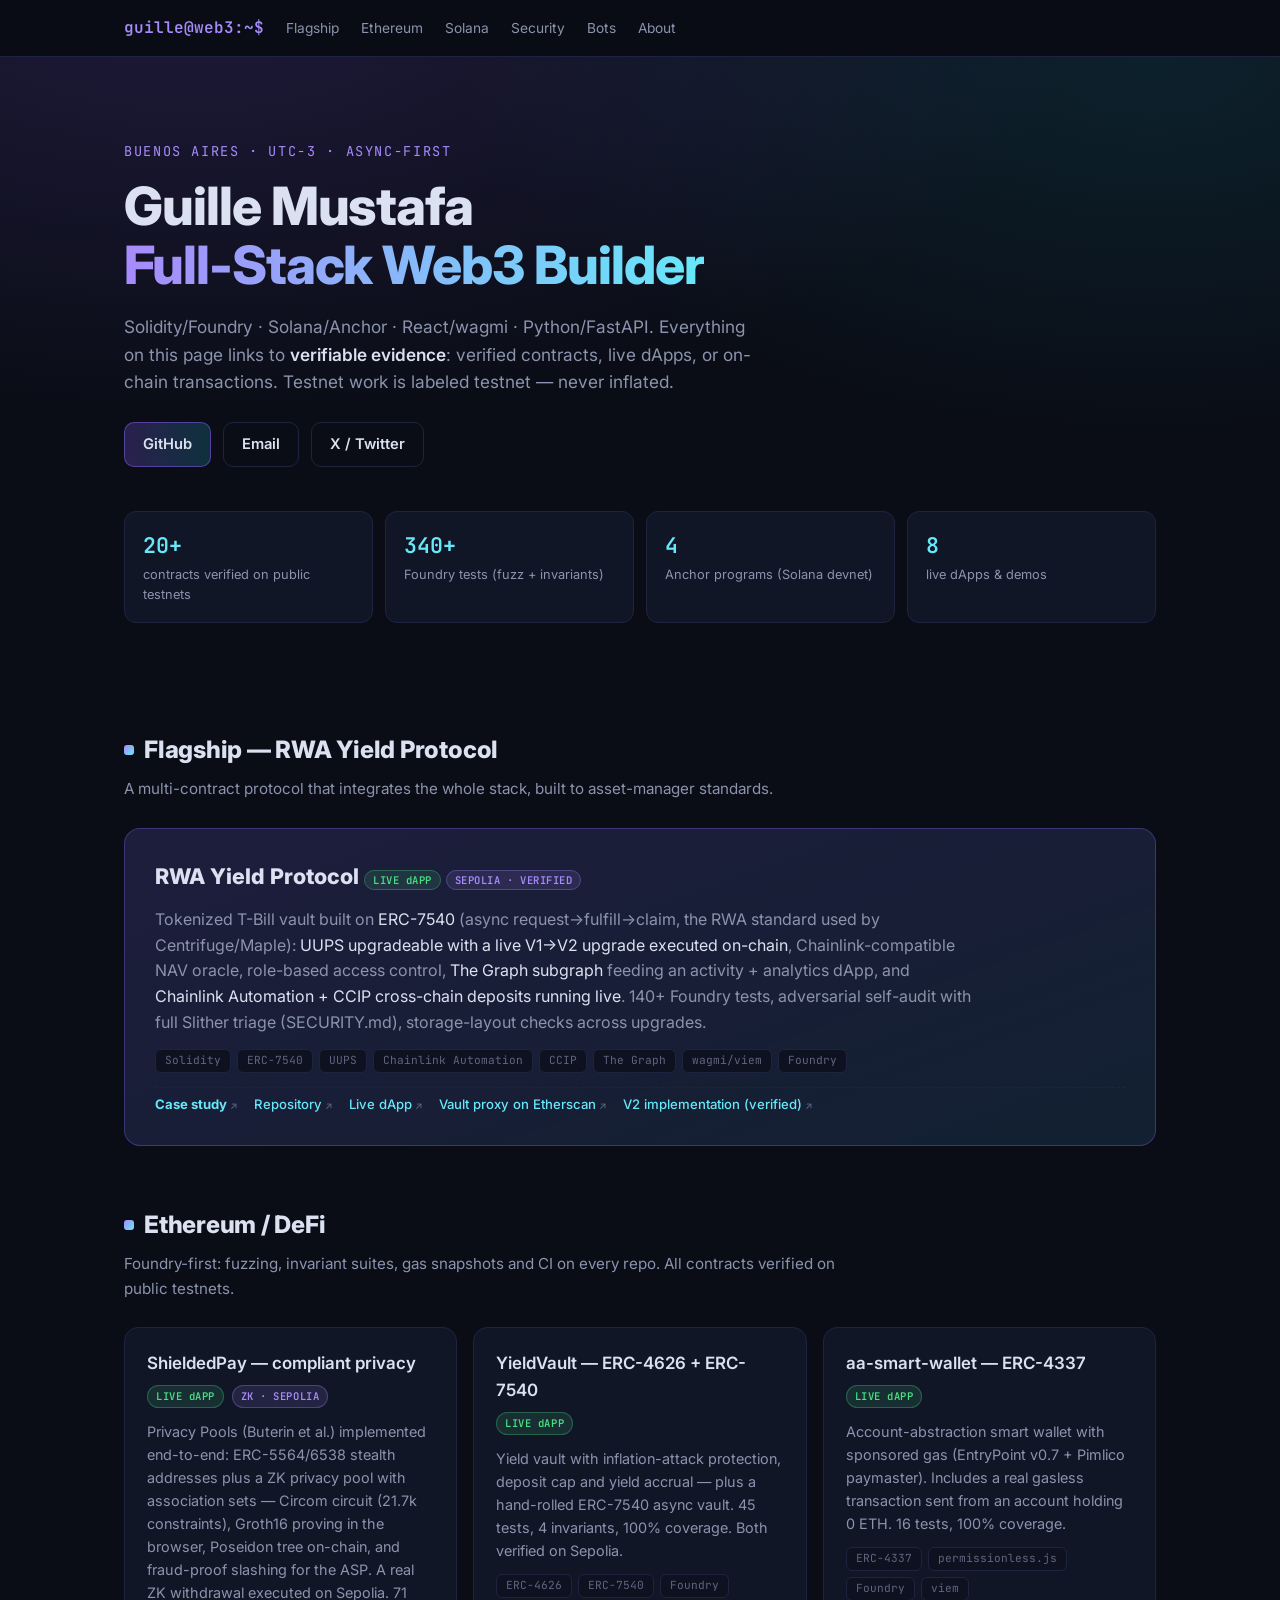
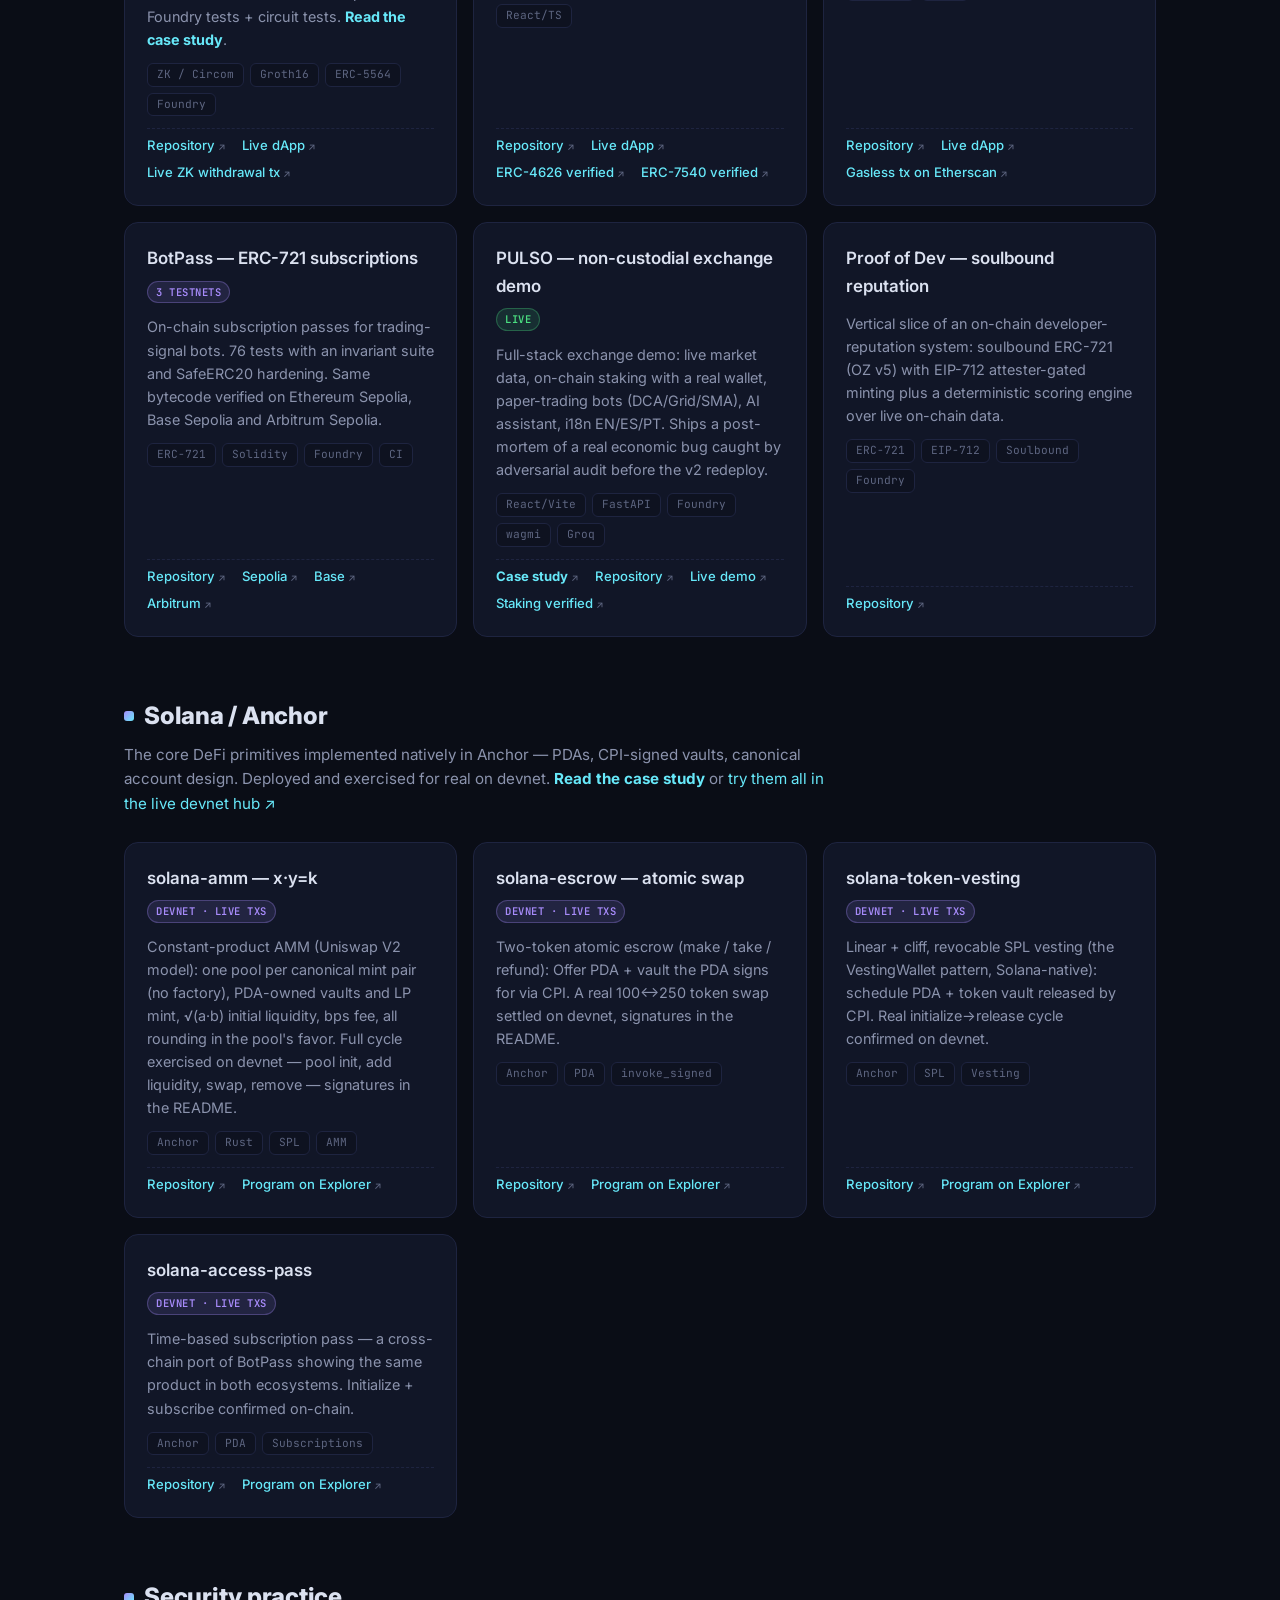
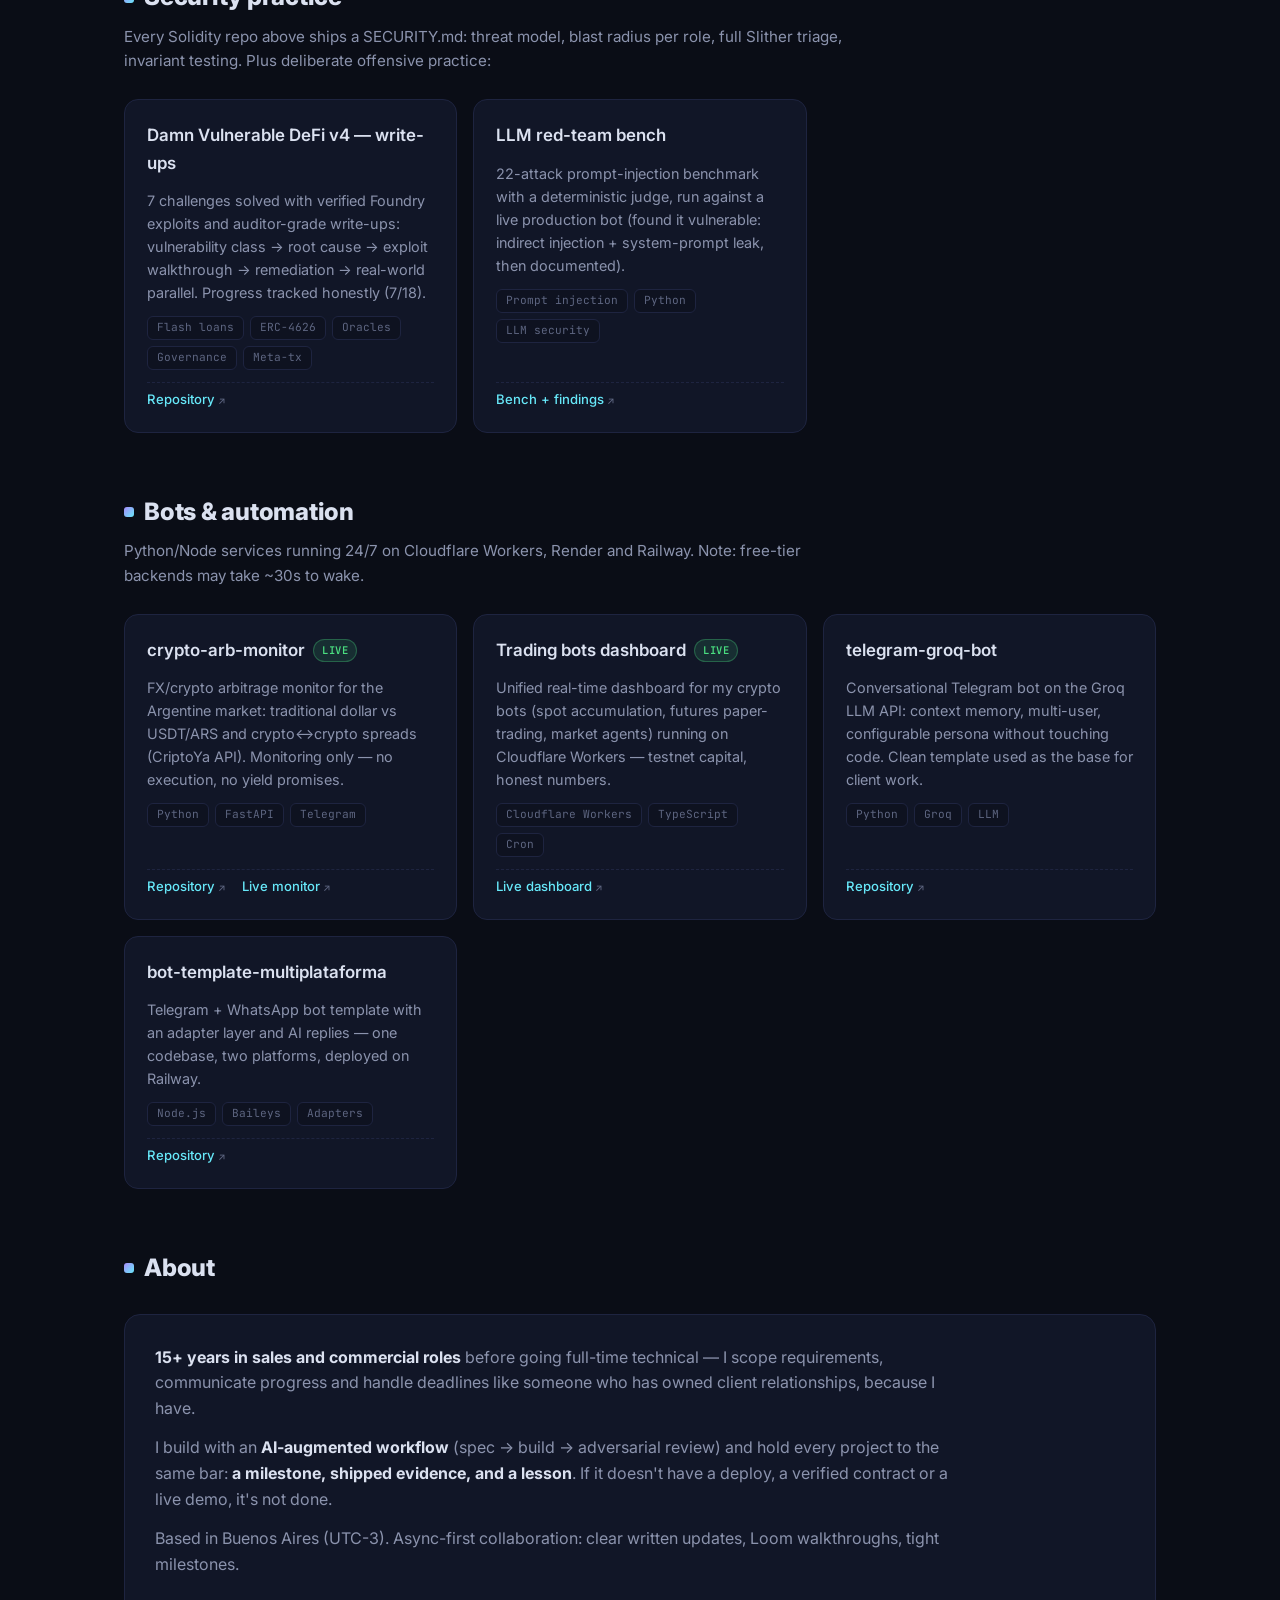
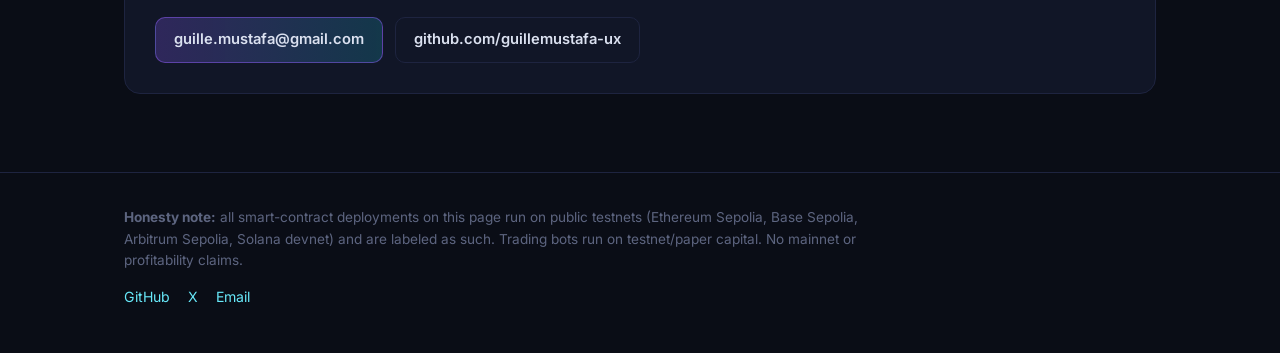
<file: web3.html>
<!DOCTYPE html>
<html lang="en">
<head>
<meta charset="UTF-8">
<meta name="viewport" content="width=device-width, initial-scale=1.0">
<title>Guille Mustafa — Full-Stack Web3 Builder</title>
<meta name="description" content="Full-stack Web3 builder: Solidity/Foundry, React/wagmi, Anchor/Rust, Python/FastAPI. Every project links to verified contracts, live dApps or on-chain transactions.">
<meta property="og:title" content="Guille Mustafa — Full-Stack Web3 Builder">
<meta property="og:description" content="Verified smart contracts, live dApps and on-chain evidence. Solidity · Solana/Anchor · React · Python.">
<meta property="og:type" content="website">
<meta property="og:url" content="https://guillemustafa-ux.github.io">
<link rel="canonical" href="https://guillemustafa-ux.github.io/web3.html">
<link rel="icon" href="data:image/svg+xml,%3Csvg xmlns='http://www.w3.org/2000/svg' viewBox='0 0 100 100'%3E%3Crect width='100' height='100' rx='20' fill='%230d1220'/%3E%3Ctext x='50' y='68' font-size='52' text-anchor='middle' fill='%23a78bfa' font-family='monospace' font-weight='bold'%3EG%3C/text%3E%3C/svg%3E">
<link rel="preconnect" href="https://fonts.googleapis.com">
<link rel="preconnect" href="https://fonts.gstatic.com" crossorigin>
<link href="https://fonts.googleapis.com/css2?family=Inter:wght@400;500;600;800&family=JetBrains+Mono:wght@400;600&display=swap" rel="stylesheet">
<style>
:root{
  --bg:#0a0d16; --bg2:#0e1220; --card:#111627; --card-h:#151b30;
  --line:#1e2440; --text:#dbe1f0; --muted:#8b93ad; --dim:#5d6580;
  --violet:#a78bfa; --cyan:#67e8f9; --green:#4ade80; --amber:#fbbf24;
  --mono:'JetBrains Mono',ui-monospace,monospace;
}
*{margin:0;padding:0;box-sizing:border-box}
html{scroll-behavior:smooth}
body{background:var(--bg);color:var(--text);font-family:'Inter',system-ui,sans-serif;line-height:1.6;-webkit-font-smoothing:antialiased}
a{color:var(--cyan);text-decoration:none}
a:hover{text-decoration:underline}
.wrap{max-width:1080px;margin:0 auto;padding:0 24px}

nav{position:sticky;top:0;z-index:10;background:rgba(10,13,22,.85);-webkit-backdrop-filter:blur(10px);backdrop-filter:blur(10px);border-bottom:1px solid var(--line)}
nav .wrap{display:flex;align-items:center;gap:22px;height:56px;overflow-x:auto}
nav .logo{font-family:var(--mono);font-weight:600;color:var(--violet);white-space:nowrap}
nav a.nl{color:var(--muted);font-size:.86rem;white-space:nowrap}
nav a.nl:hover{color:var(--text);text-decoration:none}

header{padding:84px 0 48px;background:
  radial-gradient(ellipse 900px 420px at 15% -10%,rgba(139,92,246,.16),transparent),
  radial-gradient(ellipse 700px 380px at 90% 0%,rgba(34,211,238,.10),transparent)}
.kicker{font-family:var(--mono);color:var(--violet);font-size:.85rem;letter-spacing:.12em;text-transform:uppercase;margin-bottom:14px}
h1{font-size:clamp(2rem,5.5vw,3.3rem);font-weight:800;line-height:1.12;letter-spacing:-.02em}
h1 .grad{background:linear-gradient(90deg,var(--violet),var(--cyan));-webkit-background-clip:text;background-clip:text;color:transparent}
.tag{margin-top:18px;font-size:1.08rem;color:var(--muted);max-width:640px}
.tag b{color:var(--text);font-weight:600}
.cta{margin-top:26px;display:flex;gap:12px;flex-wrap:wrap}
.btn{display:inline-flex;align-items:center;gap:8px;padding:10px 18px;border-radius:10px;font-size:.92rem;font-weight:600;border:1px solid var(--line);color:var(--text);transition:.15s}
.btn:hover{text-decoration:none;border-color:var(--violet);transform:translateY(-1px)}
.btn.primary{background:linear-gradient(90deg,rgba(139,92,246,.25),rgba(34,211,238,.18));border-color:rgba(139,92,246,.5)}

.stats{display:grid;grid-template-columns:repeat(auto-fit,minmax(160px,1fr));gap:12px;margin:44px 0 8px}
.stat{background:var(--card);border:1px solid var(--line);border-radius:12px;padding:16px 18px}
.stat .n{font-family:var(--mono);font-size:1.35rem;font-weight:600;color:var(--cyan)}
.stat .l{font-size:.8rem;color:var(--muted);margin-top:2px}

section{padding:52px 0 8px}
h2{font-size:1.5rem;font-weight:800;letter-spacing:-.01em;display:flex;align-items:center;gap:10px}
h2 .dot{width:10px;height:10px;border-radius:3px;background:linear-gradient(135deg,var(--violet),var(--cyan));flex:none}
.sec-sub{color:var(--muted);font-size:.95rem;margin:8px 0 26px;max-width:720px}

.grid{display:grid;grid-template-columns:repeat(auto-fill,minmax(320px,1fr));gap:16px}
.card{background:var(--card);border:1px solid var(--line);border-radius:14px;padding:22px;display:flex;flex-direction:column;gap:12px;transition:.15s}
.card:hover{background:var(--card-h);border-color:#2a3358}
.card h3{font-size:1.06rem;font-weight:600;display:flex;align-items:center;gap:8px;flex-wrap:wrap}
.badge{font-family:var(--mono);font-size:.66rem;font-weight:600;padding:2px 8px;border-radius:99px;letter-spacing:.05em}
.badge.live{background:rgba(74,222,128,.12);color:var(--green);border:1px solid rgba(74,222,128,.3)}
.badge.chain{background:rgba(167,139,250,.12);color:var(--violet);border:1px solid rgba(167,139,250,.3)}
.badge.wip{background:rgba(251,191,36,.1);color:var(--amber);border:1px solid rgba(251,191,36,.3)}
.card p{font-size:.9rem;color:var(--muted)}
.chips{display:flex;flex-wrap:wrap;gap:6px}
.chip{font-family:var(--mono);font-size:.7rem;color:var(--dim);background:var(--bg2);border:1px solid var(--line);padding:2px 9px;border-radius:6px}
.links{display:flex;flex-wrap:wrap;gap:6px 16px;margin-top:auto;padding-top:6px;border-top:1px dashed var(--line)}
.links a{font-size:.82rem;font-weight:500}
.links a::after{content:" ↗";color:var(--dim);font-size:.75em}

.flag{background:linear-gradient(160deg,rgba(139,92,246,.10),rgba(34,211,238,.05)),var(--card);border:1px solid rgba(139,92,246,.35);border-radius:16px;padding:30px;display:grid;gap:14px}
.flag h3{font-size:1.35rem;font-weight:800}
.flag p{color:var(--muted);max-width:820px}
.flag .hl{color:var(--text)}

.about{background:var(--card);border:1px solid var(--line);border-radius:16px;padding:30px;display:grid;gap:14px}
.about p{color:var(--muted);max-width:820px}
.about b{color:var(--text)}

footer{margin-top:70px;padding:34px 0 44px;border-top:1px solid var(--line)}
footer .note{font-size:.85rem;color:var(--dim);max-width:760px}
footer .row{display:flex;gap:18px;flex-wrap:wrap;margin-top:14px;font-size:.88rem}
code{font-family:var(--mono);font-size:.85em;color:var(--cyan)}
@media(max-width:560px){.flag,.about{padding:22px}}
</style>
</head>
<body>

<nav><div class="wrap">
  <span class="logo">guille@web3:~$</span>
  <a class="nl" href="#flagship">Flagship</a>
  <a class="nl" href="#ethereum">Ethereum</a>
  <a class="nl" href="#solana">Solana</a>
  <a class="nl" href="#security">Security</a>
  <a class="nl" href="#bots">Bots</a>
  <a class="nl" href="#about">About</a>
</div></nav>

<header><div class="wrap">
  <div class="kicker">Buenos Aires · UTC-3 · async-first</div>
  <h1>Guille Mustafa<br><span class="grad">Full-Stack Web3 Builder</span></h1>
  <p class="tag">Solidity/Foundry · Solana/Anchor · React/wagmi · Python/FastAPI.
  Everything on this page links to <b>verifiable evidence</b>: verified contracts, live dApps, or on-chain transactions. Testnet work is labeled testnet — never inflated.</p>
  <div class="cta">
    <a class="btn primary" href="https://github.com/guillemustafa-ux">GitHub</a>
    <a class="btn" href="mailto:guille.mustafa@gmail.com">Email</a>
    <a class="btn" href="https://x.com/guillemustafaux">X / Twitter</a>
  </div>
  <div class="stats">
    <div class="stat"><div class="n">20+</div><div class="l">contracts verified on public testnets</div></div>
    <div class="stat"><div class="n">340+</div><div class="l">Foundry tests (fuzz + invariants)</div></div>
    <div class="stat"><div class="n">4</div><div class="l">Anchor programs (Solana devnet)</div></div>
    <div class="stat"><div class="n">8</div><div class="l">live dApps &amp; demos</div></div>
  </div>
</div></header>

<section id="flagship"><div class="wrap">
  <h2><span class="dot"></span>Flagship — RWA Yield Protocol</h2>
  <p class="sec-sub">A multi-contract protocol that integrates the whole stack, built to asset-manager standards.</p>
  <div class="flag">
    <h3>RWA Yield Protocol <span class="badge live">LIVE dAPP</span> <span class="badge chain">SEPOLIA · VERIFIED</span></h3>
    <p>Tokenized T-Bill vault built on <span class="hl">ERC-7540</span> (async request→fulfill→claim, the RWA standard used by Centrifuge/Maple):
    <span class="hl">UUPS upgradeable with a live V1→V2 upgrade executed on-chain</span>, Chainlink-compatible NAV oracle, role-based access control,
    <span class="hl">The Graph subgraph</span> feeding an activity + analytics dApp, and <span class="hl">Chainlink Automation + CCIP cross-chain deposits running live</span>.
    140+ Foundry tests, adversarial self-audit with full Slither triage (SECURITY.md), storage-layout checks across upgrades.</p>
    <div class="chips"><span class="chip">Solidity</span><span class="chip">ERC-7540</span><span class="chip">UUPS</span><span class="chip">Chainlink Automation</span><span class="chip">CCIP</span><span class="chip">The Graph</span><span class="chip">wagmi/viem</span><span class="chip">Foundry</span></div>
    <div class="links">
      <a href="case-studies/rwa-yield-protocol.html"><b>Case study</b></a>
      <a href="https://github.com/guillemustafa-ux/rwa-yield-protocol">Repository</a>
      <a href="https://rwa-yield-protocol.vercel.app">Live dApp</a>
      <a href="https://sepolia.etherscan.io/address/0x48c78Ffe5A882069FC81Fb866510FAAE625109C4">Vault proxy on Etherscan</a>
      <a href="https://sepolia.etherscan.io/address/0x9f19d8Ca2C42Cff754500227f677B8AD81Be2b23">V2 implementation (verified)</a>
    </div>
  </div>
</div></section>

<section id="ethereum"><div class="wrap">
  <h2><span class="dot"></span>Ethereum / DeFi</h2>
  <p class="sec-sub">Foundry-first: fuzzing, invariant suites, gas snapshots and CI on every repo. All contracts verified on public testnets.</p>
  <div class="grid">

    <div class="card">
      <h3>ShieldedPay — compliant privacy <span class="badge live">LIVE dAPP</span> <span class="badge chain">ZK · SEPOLIA</span></h3>
      <p>Privacy Pools (Buterin et al.) implemented end-to-end: ERC-5564/6538 stealth addresses plus a ZK privacy pool with association sets — Circom circuit (21.7k constraints), Groth16 proving in the browser, Poseidon tree on-chain, and fraud-proof slashing for the ASP. A real ZK withdrawal executed on Sepolia. 71 Foundry tests + circuit tests. <a href="case-studies/shieldedpay.html"><b>Read the case study</b></a>.</p>
      <div class="chips"><span class="chip">ZK / Circom</span><span class="chip">Groth16</span><span class="chip">ERC-5564</span><span class="chip">Foundry</span></div>
      <div class="links">
        <a href="https://github.com/guillemustafa-ux/shieldedpay">Repository</a>
        <a href="https://shieldedpay.vercel.app">Live dApp</a>
        <a href="https://sepolia.etherscan.io/tx/0xc4d21e0f37fe617587c70416ffba00aa8b766aff199fbaa576d74107af0531f4">Live ZK withdrawal tx</a>
      </div>
    </div>

    <div class="card">
      <h3>YieldVault — ERC-4626 + ERC-7540 <span class="badge live">LIVE dAPP</span></h3>
      <p>Yield vault with inflation-attack protection, deposit cap and yield accrual — plus a hand-rolled ERC-7540 async vault. 45 tests, 4 invariants, 100% coverage. Both verified on Sepolia.</p>
      <div class="chips"><span class="chip">ERC-4626</span><span class="chip">ERC-7540</span><span class="chip">Foundry</span><span class="chip">React/TS</span></div>
      <div class="links">
        <a href="https://github.com/guillemustafa-ux/yield-vault">Repository</a>
        <a href="https://yield-vault-botpassfrontenddapp.vercel.app">Live dApp</a>
        <a href="https://sepolia.etherscan.io/address/0xa32f9d514804084839b59972F8b43e616BB4E32b">ERC-4626 verified</a>
        <a href="https://sepolia.etherscan.io/address/0xA4bf32Fa9a2E8d952a4d5bB08cd5d4C05dD11Bac">ERC-7540 verified</a>
      </div>
    </div>

    <div class="card">
      <h3>aa-smart-wallet — ERC-4337 <span class="badge live">LIVE dAPP</span></h3>
      <p>Account-abstraction smart wallet with sponsored gas (EntryPoint v0.7 + Pimlico paymaster). Includes a real gasless transaction sent from an account holding 0 ETH. 16 tests, 100% coverage.</p>
      <div class="chips"><span class="chip">ERC-4337</span><span class="chip">permissionless.js</span><span class="chip">Foundry</span><span class="chip">viem</span></div>
      <div class="links">
        <a href="https://github.com/guillemustafa-ux/aa-smart-wallet">Repository</a>
        <a href="https://aa-smart-wallet.vercel.app">Live dApp</a>
        <a href="https://sepolia.etherscan.io/tx/0xebbdbf38c7f381e03c97663fa823ac5594beb462e528f850b8169a3d39c82a6a">Gasless tx on Etherscan</a>
      </div>
    </div>

    <div class="card">
      <h3>BotPass — ERC-721 subscriptions <span class="badge chain">3 TESTNETS</span></h3>
      <p>On-chain subscription passes for trading-signal bots. 76 tests with an invariant suite and SafeERC20 hardening. Same bytecode verified on Ethereum Sepolia, Base Sepolia and Arbitrum Sepolia.</p>
      <div class="chips"><span class="chip">ERC-721</span><span class="chip">Solidity</span><span class="chip">Foundry</span><span class="chip">CI</span></div>
      <div class="links">
        <a href="https://github.com/guillemustafa-ux/botpass">Repository</a>
        <a href="https://sepolia.etherscan.io/address/0x39D0AE0B7eeEEf371D209453F0c81D75bCA02dEc">Sepolia</a>
        <a href="https://sepolia.basescan.org/address/0x39D0AE0B7eeEEf371D209453F0c81D75bCA02dEc">Base</a>
        <a href="https://sepolia.arbiscan.io/address/0x39D0AE0B7eeEEf371D209453F0c81D75bCA02dEc">Arbitrum</a>
      </div>
    </div>

    <div class="card">
      <h3>PULSO — non-custodial exchange demo <span class="badge live">LIVE</span></h3>
      <p>Full-stack exchange demo: live market data, on-chain staking with a real wallet, paper-trading bots (DCA/Grid/SMA), AI assistant, i18n EN/ES/PT. Ships a post-mortem of a real economic bug caught by adversarial audit before the v2 redeploy.</p>
      <div class="chips"><span class="chip">React/Vite</span><span class="chip">FastAPI</span><span class="chip">Foundry</span><span class="chip">wagmi</span><span class="chip">Groq</span></div>
      <div class="links">
        <a href="case-studies/pulso.html"><b>Case study</b></a>
        <a href="https://github.com/guillemustafa-ux/pulso-exchange">Repository</a>
        <a href="https://pulso-exchange.vercel.app">Live demo</a>
        <a href="https://sepolia.etherscan.io/address/0x6006EA579603439e22fb090bD5233f1f6fba06df">Staking verified</a>
      </div>
    </div>

    <div class="card">
      <h3>Proof of Dev — soulbound reputation</h3>
      <p>Vertical slice of an on-chain developer-reputation system: soulbound ERC-721 (OZ v5) with EIP-712 attester-gated minting plus a deterministic scoring engine over live on-chain data.</p>
      <div class="chips"><span class="chip">ERC-721</span><span class="chip">EIP-712</span><span class="chip">Soulbound</span><span class="chip">Foundry</span></div>
      <div class="links">
        <a href="https://github.com/guillemustafa-ux/proof-of-dev">Repository</a>
      </div>
    </div>

  </div>
</div></section>

<section id="solana"><div class="wrap">
  <h2><span class="dot"></span>Solana / Anchor</h2>
  <p class="sec-sub">The core DeFi primitives implemented natively in Anchor — PDAs, CPI-signed vaults, canonical account design. Deployed and exercised for real on devnet. <a href="case-studies/solana-track.html"><b>Read the case study</b></a> or <a href="https://guillemustafa-ux.github.io/solana-hub/">try them all in the live devnet hub ↗</a></p>
  <div class="grid">

    <div class="card">
      <h3>solana-amm — x·y=k <span class="badge chain">DEVNET · LIVE TXS</span></h3>
      <p>Constant-product AMM (Uniswap V2 model): one pool per canonical mint pair (no factory), PDA-owned vaults and LP mint, √(a·b) initial liquidity, bps fee, all rounding in the pool's favor. Full cycle exercised on devnet — pool init, add liquidity, swap, remove — signatures in the README.</p>
      <div class="chips"><span class="chip">Anchor</span><span class="chip">Rust</span><span class="chip">SPL</span><span class="chip">AMM</span></div>
      <div class="links">
        <a href="https://github.com/guillemustafa-ux/solana-amm">Repository</a>
        <a href="https://explorer.solana.com/address/ExDFnNBfP6E14ZitQbXQdxqTQvcBbxEcjyVJJ8b8J6j3?cluster=devnet">Program on Explorer</a>
      </div>
    </div>

    <div class="card">
      <h3>solana-escrow — atomic swap <span class="badge chain">DEVNET · LIVE TXS</span></h3>
      <p>Two-token atomic escrow (make / take / refund): Offer PDA + vault the PDA signs for via CPI. A real 100↔250 token swap settled on devnet, signatures in the README.</p>
      <div class="chips"><span class="chip">Anchor</span><span class="chip">PDA</span><span class="chip">invoke_signed</span></div>
      <div class="links">
        <a href="https://github.com/guillemustafa-ux/solana-escrow">Repository</a>
        <a href="https://explorer.solana.com/address/2znMKASAPnrmDhMpmtScHiALvTEuQS28bn67RxT56gYc?cluster=devnet">Program on Explorer</a>
      </div>
    </div>

    <div class="card">
      <h3>solana-token-vesting <span class="badge chain">DEVNET · LIVE TXS</span></h3>
      <p>Linear + cliff, revocable SPL vesting (the VestingWallet pattern, Solana-native): schedule PDA + token vault released by CPI. Real initialize→release cycle confirmed on devnet.</p>
      <div class="chips"><span class="chip">Anchor</span><span class="chip">SPL</span><span class="chip">Vesting</span></div>
      <div class="links">
        <a href="https://github.com/guillemustafa-ux/solana-token-vesting">Repository</a>
        <a href="https://explorer.solana.com/address/55JCny3FUdGfu7D4aMBThJHmucF1hLnyfp1hMaVk1KYB?cluster=devnet">Program on Explorer</a>
      </div>
    </div>

    <div class="card">
      <h3>solana-access-pass <span class="badge chain">DEVNET · LIVE TXS</span></h3>
      <p>Time-based subscription pass — a cross-chain port of BotPass showing the same product in both ecosystems. Initialize + subscribe confirmed on-chain.</p>
      <div class="chips"><span class="chip">Anchor</span><span class="chip">PDA</span><span class="chip">Subscriptions</span></div>
      <div class="links">
        <a href="https://github.com/guillemustafa-ux/solana-access-pass">Repository</a>
        <a href="https://explorer.solana.com/address/E2actqtQzZvGxepWKvxb6xiyQ6LSmeYSN7U5vbu6KUC2?cluster=devnet">Program on Explorer</a>
      </div>
    </div>

  </div>
</div></section>

<section id="security"><div class="wrap">
  <h2><span class="dot"></span>Security practice</h2>
  <p class="sec-sub">Every Solidity repo above ships a SECURITY.md: threat model, blast radius per role, full Slither triage, invariant testing. Plus deliberate offensive practice:</p>
  <div class="grid">

    <div class="card">
      <h3>Damn Vulnerable DeFi v4 — write-ups</h3>
      <p>7 challenges solved with verified Foundry exploits and auditor-grade write-ups: vulnerability class → root cause → exploit walkthrough → remediation → real-world parallel. Progress tracked honestly (7/18).</p>
      <div class="chips"><span class="chip">Flash loans</span><span class="chip">ERC-4626</span><span class="chip">Oracles</span><span class="chip">Governance</span><span class="chip">Meta-tx</span></div>
      <div class="links">
        <a href="https://github.com/guillemustafa-ux/dvdefi-writeups">Repository</a>
      </div>
    </div>

    <div class="card">
      <h3>LLM red-team bench</h3>
      <p>22-attack prompt-injection benchmark with a deterministic judge, run against a live production bot (found it vulnerable: indirect injection + system-prompt leak, then documented).</p>
      <div class="chips"><span class="chip">Prompt injection</span><span class="chip">Python</span><span class="chip">LLM security</span></div>
      <div class="links">
        <a href="https://github.com/guillemustafa-ux/telegram-groq-bot/tree/master/redteam">Bench + findings</a>
      </div>
    </div>

  </div>
</div></section>

<section id="bots"><div class="wrap">
  <h2><span class="dot"></span>Bots &amp; automation</h2>
  <p class="sec-sub">Python/Node services running 24/7 on Cloudflare Workers, Render and Railway. Note: free-tier backends may take ~30s to wake.</p>
  <div class="grid">

    <div class="card">
      <h3>crypto-arb-monitor <span class="badge live">LIVE</span></h3>
      <p>FX/crypto arbitrage monitor for the Argentine market: traditional dollar vs USDT/ARS and crypto↔crypto spreads (CriptoYa API). Monitoring only — no execution, no yield promises.</p>
      <div class="chips"><span class="chip">Python</span><span class="chip">FastAPI</span><span class="chip">Telegram</span></div>
      <div class="links">
        <a href="https://github.com/guillemustafa-ux/crypto-arb-monitor">Repository</a>
        <a href="https://crypto-arb-monitor-4wd0.onrender.com">Live monitor</a>
      </div>
    </div>

    <div class="card">
      <h3>Trading bots dashboard <span class="badge live">LIVE</span></h3>
      <p>Unified real-time dashboard for my crypto bots (spot accumulation, futures paper-trading, market agents) running on Cloudflare Workers — testnet capital, honest numbers.</p>
      <div class="chips"><span class="chip">Cloudflare Workers</span><span class="chip">TypeScript</span><span class="chip">Cron</span></div>
      <div class="links">
        <a href="https://crypto-spot-bot.guille-mustafa.workers.dev/all">Live dashboard</a>
      </div>
    </div>

    <div class="card">
      <h3>telegram-groq-bot</h3>
      <p>Conversational Telegram bot on the Groq LLM API: context memory, multi-user, configurable persona without touching code. Clean template used as the base for client work.</p>
      <div class="chips"><span class="chip">Python</span><span class="chip">Groq</span><span class="chip">LLM</span></div>
      <div class="links">
        <a href="https://github.com/guillemustafa-ux/telegram-groq-bot">Repository</a>
      </div>
    </div>

    <div class="card">
      <h3>bot-template-multiplataforma</h3>
      <p>Telegram + WhatsApp bot template with an adapter layer and AI replies — one codebase, two platforms, deployed on Railway.</p>
      <div class="chips"><span class="chip">Node.js</span><span class="chip">Baileys</span><span class="chip">Adapters</span></div>
      <div class="links">
        <a href="https://github.com/guillemustafa-ux/bot-template-multiplataforma">Repository</a>
      </div>
    </div>

  </div>
</div></section>

<section id="about"><div class="wrap">
  <h2><span class="dot"></span>About</h2>
  <div class="about" style="margin-top:26px">
    <p><b>15+ years in sales and commercial roles</b> before going full-time technical — I scope requirements, communicate progress and handle deadlines like someone who has owned client relationships, because I have.</p>
    <p>I build with an <b>AI-augmented workflow</b> (spec → build → adversarial review) and hold every project to the same bar: <b>a milestone, shipped evidence, and a lesson</b>. If it doesn't have a deploy, a verified contract or a live demo, it's not done.</p>
    <p>Based in Buenos Aires (UTC-3). Async-first collaboration: clear written updates, Loom walkthroughs, tight milestones.</p>
    <div class="cta">
      <a class="btn primary" href="mailto:guille.mustafa@gmail.com">guille.mustafa@gmail.com</a>
      <a class="btn" href="https://github.com/guillemustafa-ux">github.com/guillemustafa-ux</a>
    </div>
  </div>
</div></section>

<footer><div class="wrap">
  <p class="note"><b>Honesty note:</b> all smart-contract deployments on this page run on public testnets (Ethereum Sepolia, Base Sepolia, Arbitrum Sepolia, Solana devnet) and are labeled as such. Trading bots run on testnet/paper capital. No mainnet or profitability claims.</p>
  <div class="row">
    <a href="https://github.com/guillemustafa-ux">GitHub</a>
    <a href="https://x.com/guillemustafaux">X</a>
    <a href="mailto:guille.mustafa@gmail.com">Email</a>
  </div>
</div></footer>

</body>
</html>
</file>
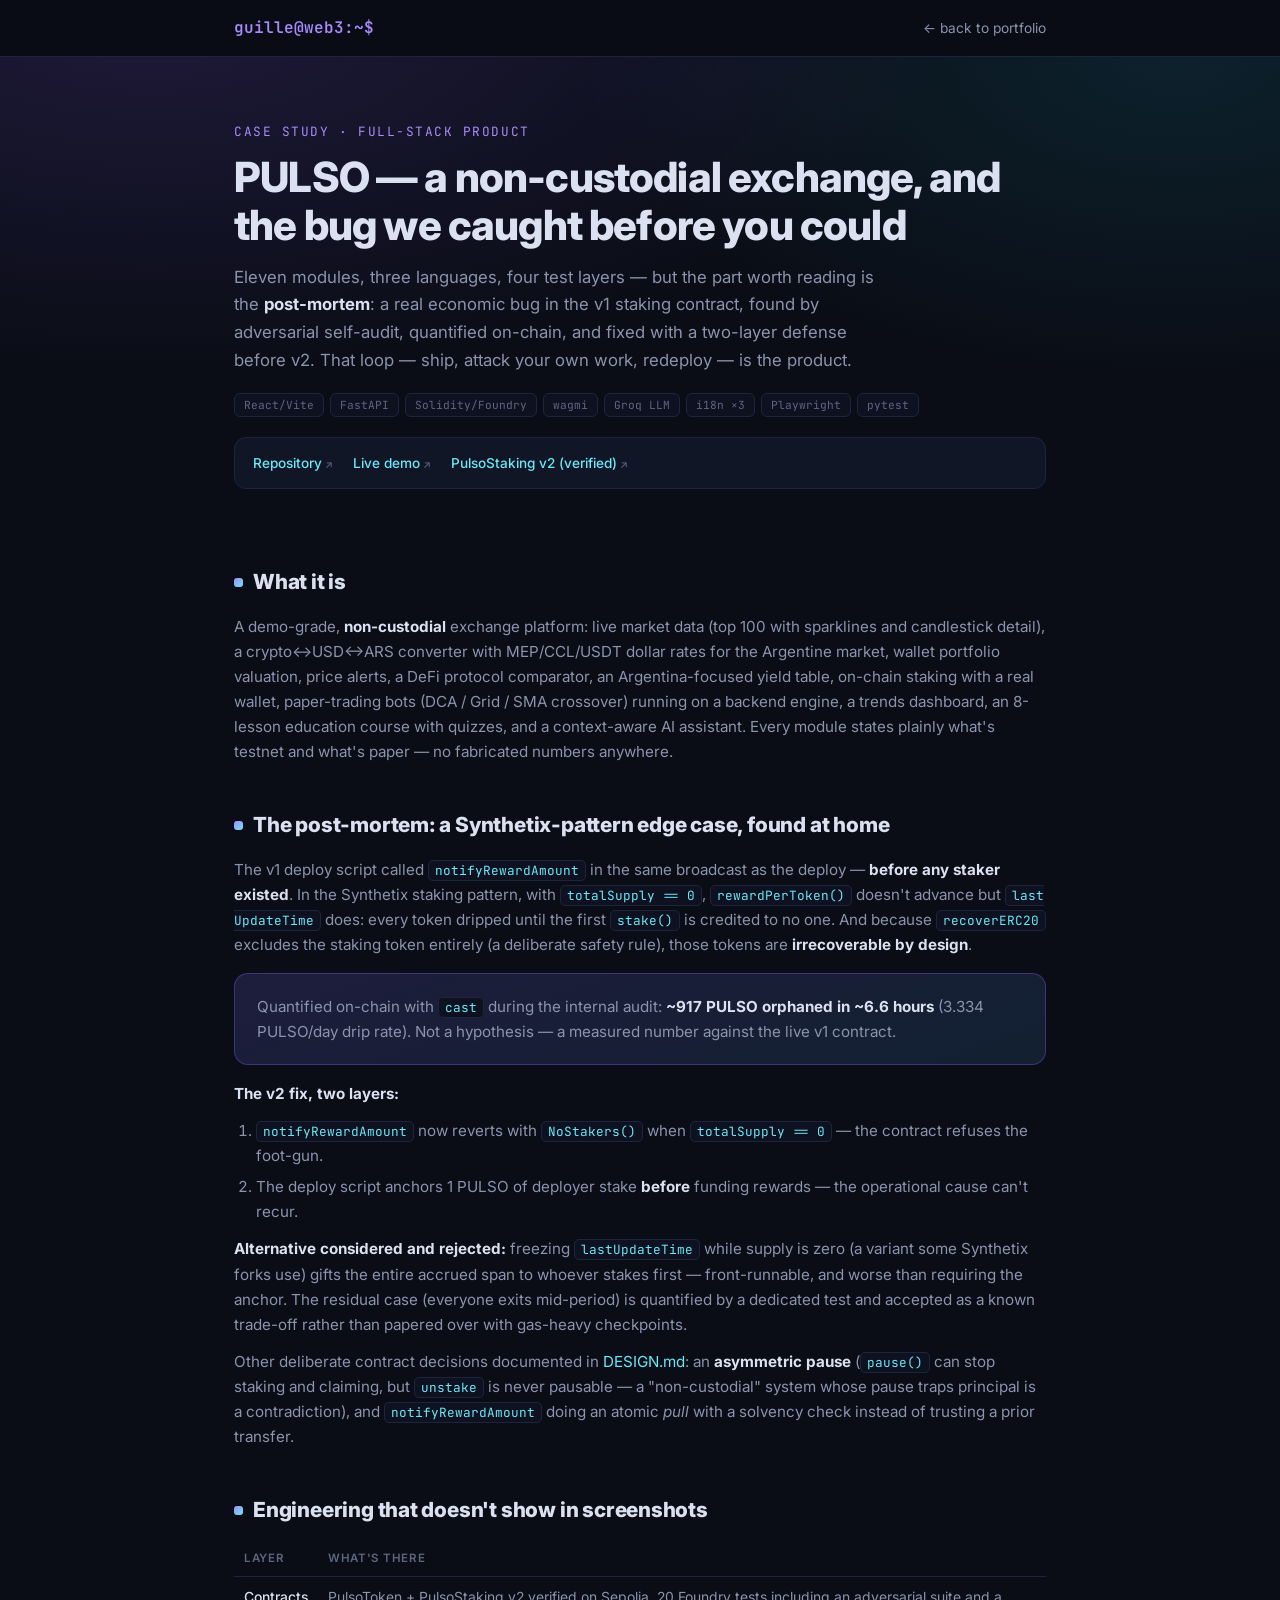
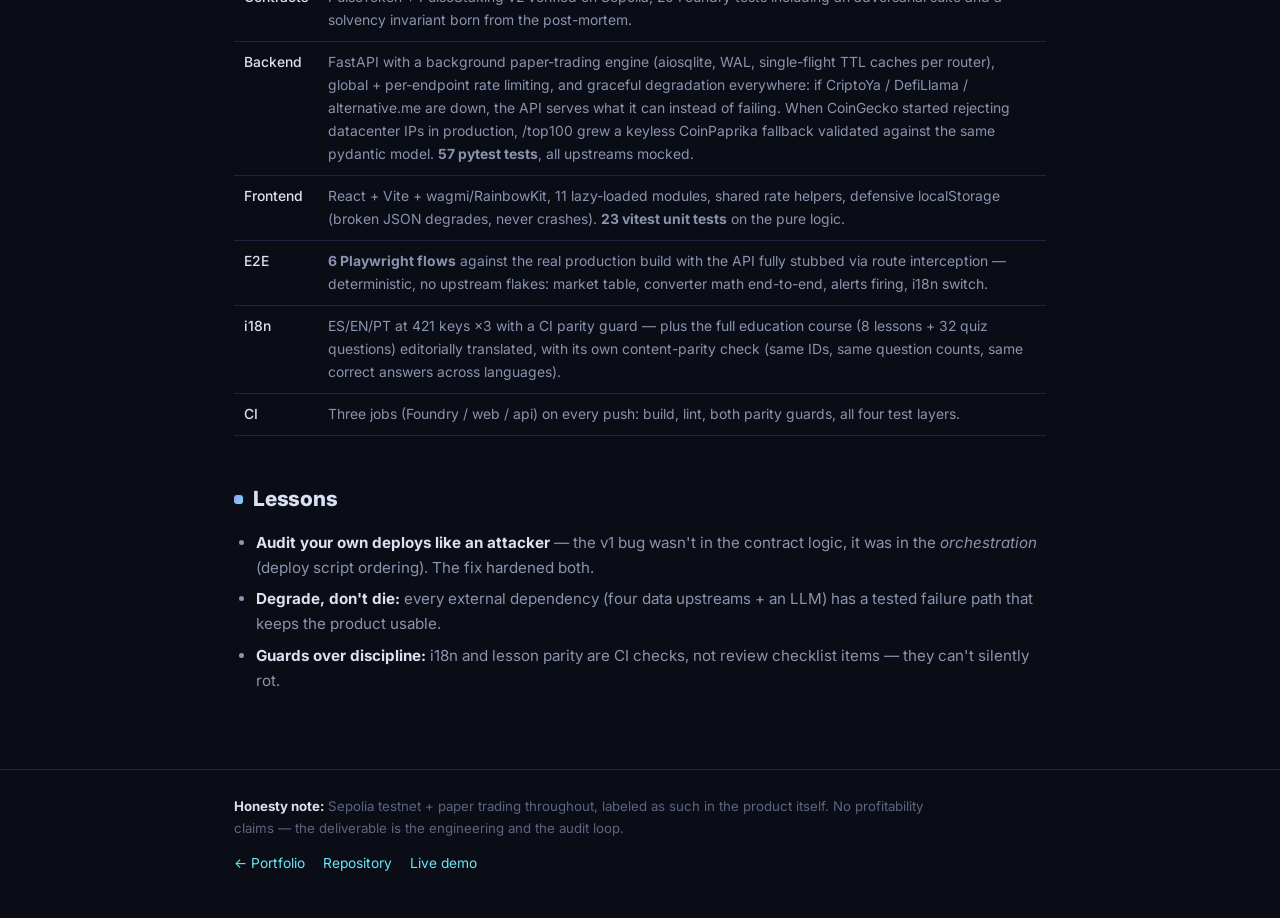
<file: case-studies/pulso.html>
<!DOCTYPE html>
<html lang="en">
<head>
<meta charset="UTF-8">
<meta name="viewport" content="width=device-width, initial-scale=1.0">
<title>Case study: PULSO — Guille Mustafa</title>
<meta name="description" content="A full-stack non-custodial exchange demo: 11 modules, a real economic bug caught by adversarial audit before redeploy, trilingual i18n with parity guards, and a 3-layer test suite.">
<link rel="icon" href="data:image/svg+xml,%3Csvg xmlns='http://www.w3.org/2000/svg' viewBox='0 0 100 100'%3E%3Crect width='100' height='100' rx='20' fill='%230d1220'/%3E%3Ctext x='50' y='68' font-size='52' text-anchor='middle' fill='%23a78bfa' font-family='monospace' font-weight='bold'%3EG%3C/text%3E%3C/svg%3E">
<link rel="preconnect" href="https://fonts.googleapis.com">
<link rel="preconnect" href="https://fonts.gstatic.com" crossorigin>
<link href="https://fonts.googleapis.com/css2?family=Inter:wght@400;500;600;800&family=JetBrains+Mono:wght@400;600&display=swap" rel="stylesheet">
<link rel="stylesheet" href="case.css">
</head>
<body>

<nav><div class="wrap">
  <span class="logo">guille@web3:~$</span>
  <a class="back" href="../web3.html">← back to portfolio</a>
</div></nav>

<header class="hero"><div class="wrap">
  <div class="kicker">Case study · Full-stack product</div>
  <h1>PULSO — a non-custodial exchange, and the bug we caught before you could</h1>
  <p class="lede">Eleven modules, three languages, four test layers — but the part worth reading is the <b>post-mortem</b>: a real economic bug in the v1 staking contract, found by adversarial self-audit, quantified on-chain, and fixed with a two-layer defense before v2. That loop — ship, attack your own work, redeploy — is the product.</p>
  <div class="chips"><span class="chip">React/Vite</span><span class="chip">FastAPI</span><span class="chip">Solidity/Foundry</span><span class="chip">wagmi</span><span class="chip">Groq LLM</span><span class="chip">i18n ×3</span><span class="chip">Playwright</span><span class="chip">pytest</span></div>
  <div class="evidence-bar">
    <a href="https://github.com/guillemustafa-ux/pulso-exchange">Repository</a>
    <a href="https://pulso-exchange.vercel.app">Live demo</a>
    <a href="https://sepolia.etherscan.io/address/0x6006EA579603439e22fb090bD5233f1f6fba06df">PulsoStaking v2 (verified)</a>
  </div>
</div></header>

<main><div class="wrap">

<section>
  <h2><span class="dot"></span>What it is</h2>
  <p>A demo-grade, <b>non-custodial</b> exchange platform: live market data (top 100 with sparklines and candlestick detail), a crypto↔USD↔ARS converter with MEP/CCL/USDT dollar rates for the Argentine market, wallet portfolio valuation, price alerts, a DeFi protocol comparator, an Argentina-focused yield table, on-chain staking with a real wallet, paper-trading bots (DCA / Grid / SMA crossover) running on a backend engine, a trends dashboard, an 8-lesson education course with quizzes, and a context-aware AI assistant. Every module states plainly what's testnet and what's paper — no fabricated numbers anywhere.</p>
</section>

<section>
  <h2><span class="dot"></span>The post-mortem: a Synthetix-pattern edge case, found at home</h2>
  <p>The v1 deploy script called <code>notifyRewardAmount</code> in the same broadcast as the deploy — <b>before any staker existed</b>. In the Synthetix staking pattern, with <code>totalSupply == 0</code>, <code>rewardPerToken()</code> doesn't advance but <code>lastUpdateTime</code> does: every token dripped until the first <code>stake()</code> is credited to no one. And because <code>recoverERC20</code> excludes the staking token entirely (a deliberate safety rule), those tokens are <b>irrecoverable by design</b>.</p>
  <div class="callout"><p>Quantified on-chain with <code>cast</code> during the internal audit: <b>~917 PULSO orphaned in ~6.6 hours</b> (3.334 PULSO/day drip rate). Not a hypothesis — a measured number against the live v1 contract.</p></div>
  <p><b>The v2 fix, two layers:</b></p>
  <ol>
    <li><code>notifyRewardAmount</code> now reverts with <code>NoStakers()</code> when <code>totalSupply == 0</code> — the contract refuses the foot-gun.</li>
    <li>The deploy script anchors 1 PULSO of deployer stake <b>before</b> funding rewards — the operational cause can't recur.</li>
  </ol>
  <p><b>Alternative considered and rejected:</b> freezing <code>lastUpdateTime</code> while supply is zero (a variant some Synthetix forks use) gifts the entire accrued span to whoever stakes first — front-runnable, and worse than requiring the anchor. The residual case (everyone exits mid-period) is quantified by a dedicated test and accepted as a known trade-off rather than papered over with gas-heavy checkpoints.</p>
  <p>Other deliberate contract decisions documented in <a href="https://github.com/guillemustafa-ux/pulso-exchange/blob/master/DESIGN.md">DESIGN.md</a>: an <b>asymmetric pause</b> (<code>pause()</code> can stop staking and claiming, but <code>unstake</code> is never pausable — a "non-custodial" system whose pause traps principal is a contradiction), and <code>notifyRewardAmount</code> doing an atomic <em>pull</em> with a solvency check instead of trusting a prior transfer.</p>
</section>

<section>
  <h2><span class="dot"></span>Engineering that doesn't show in screenshots</h2>
  <div class="table-scroll"><table>
    <tr><th>Layer</th><th>What's there</th></tr>
    <tr><td>Contracts</td><td>PulsoToken + PulsoStaking v2 verified on Sepolia, 20 Foundry tests including an adversarial suite and a solvency invariant born from the post-mortem.</td></tr>
    <tr><td>Backend</td><td>FastAPI with a background paper-trading engine (aiosqlite, WAL, single-flight TTL caches per router), global + per-endpoint rate limiting, and graceful degradation everywhere: if CriptoYa / DefiLlama / alternative.me are down, the API serves what it can instead of failing. When CoinGecko started rejecting datacenter IPs in production, /top100 grew a keyless CoinPaprika fallback validated against the same pydantic model. <b>57 pytest tests</b>, all upstreams mocked.</td></tr>
    <tr><td>Frontend</td><td>React + Vite + wagmi/RainbowKit, 11 lazy-loaded modules, shared rate helpers, defensive localStorage (broken JSON degrades, never crashes). <b>23 vitest unit tests</b> on the pure logic.</td></tr>
    <tr><td>E2E</td><td><b>6 Playwright flows</b> against the real production build with the API fully stubbed via route interception — deterministic, no upstream flakes: market table, converter math end-to-end, alerts firing, i18n switch.</td></tr>
    <tr><td>i18n</td><td>ES/EN/PT at 421 keys ×3 with a CI parity guard — plus the full education course (8 lessons + 32 quiz questions) editorially translated, with its own content-parity check (same IDs, same question counts, same correct answers across languages).</td></tr>
    <tr><td>CI</td><td>Three jobs (Foundry / web / api) on every push: build, lint, both parity guards, all four test layers.</td></tr>
  </table></div>
</section>

<section>
  <h2><span class="dot"></span>Lessons</h2>
  <ul>
    <li><b>Audit your own deploys like an attacker</b> — the v1 bug wasn't in the contract logic, it was in the <em>orchestration</em> (deploy script ordering). The fix hardened both.</li>
    <li><b>Degrade, don't die:</b> every external dependency (four data upstreams + an LLM) has a tested failure path that keeps the product usable.</li>
    <li><b>Guards over discipline:</b> i18n and lesson parity are CI checks, not review checklist items — they can't silently rot.</li>
  </ul>
</section>

</div></main>

<footer><div class="wrap">
  <p class="note"><b>Honesty note:</b> Sepolia testnet + paper trading throughout, labeled as such in the product itself. No profitability claims — the deliverable is the engineering and the audit loop.</p>
  <div class="row">
    <a href="../web3.html">← Portfolio</a>
    <a href="https://github.com/guillemustafa-ux/pulso-exchange">Repository</a>
    <a href="https://pulso-exchange.vercel.app">Live demo</a>
  </div>
</div></footer>

</body>
</html>
</file>
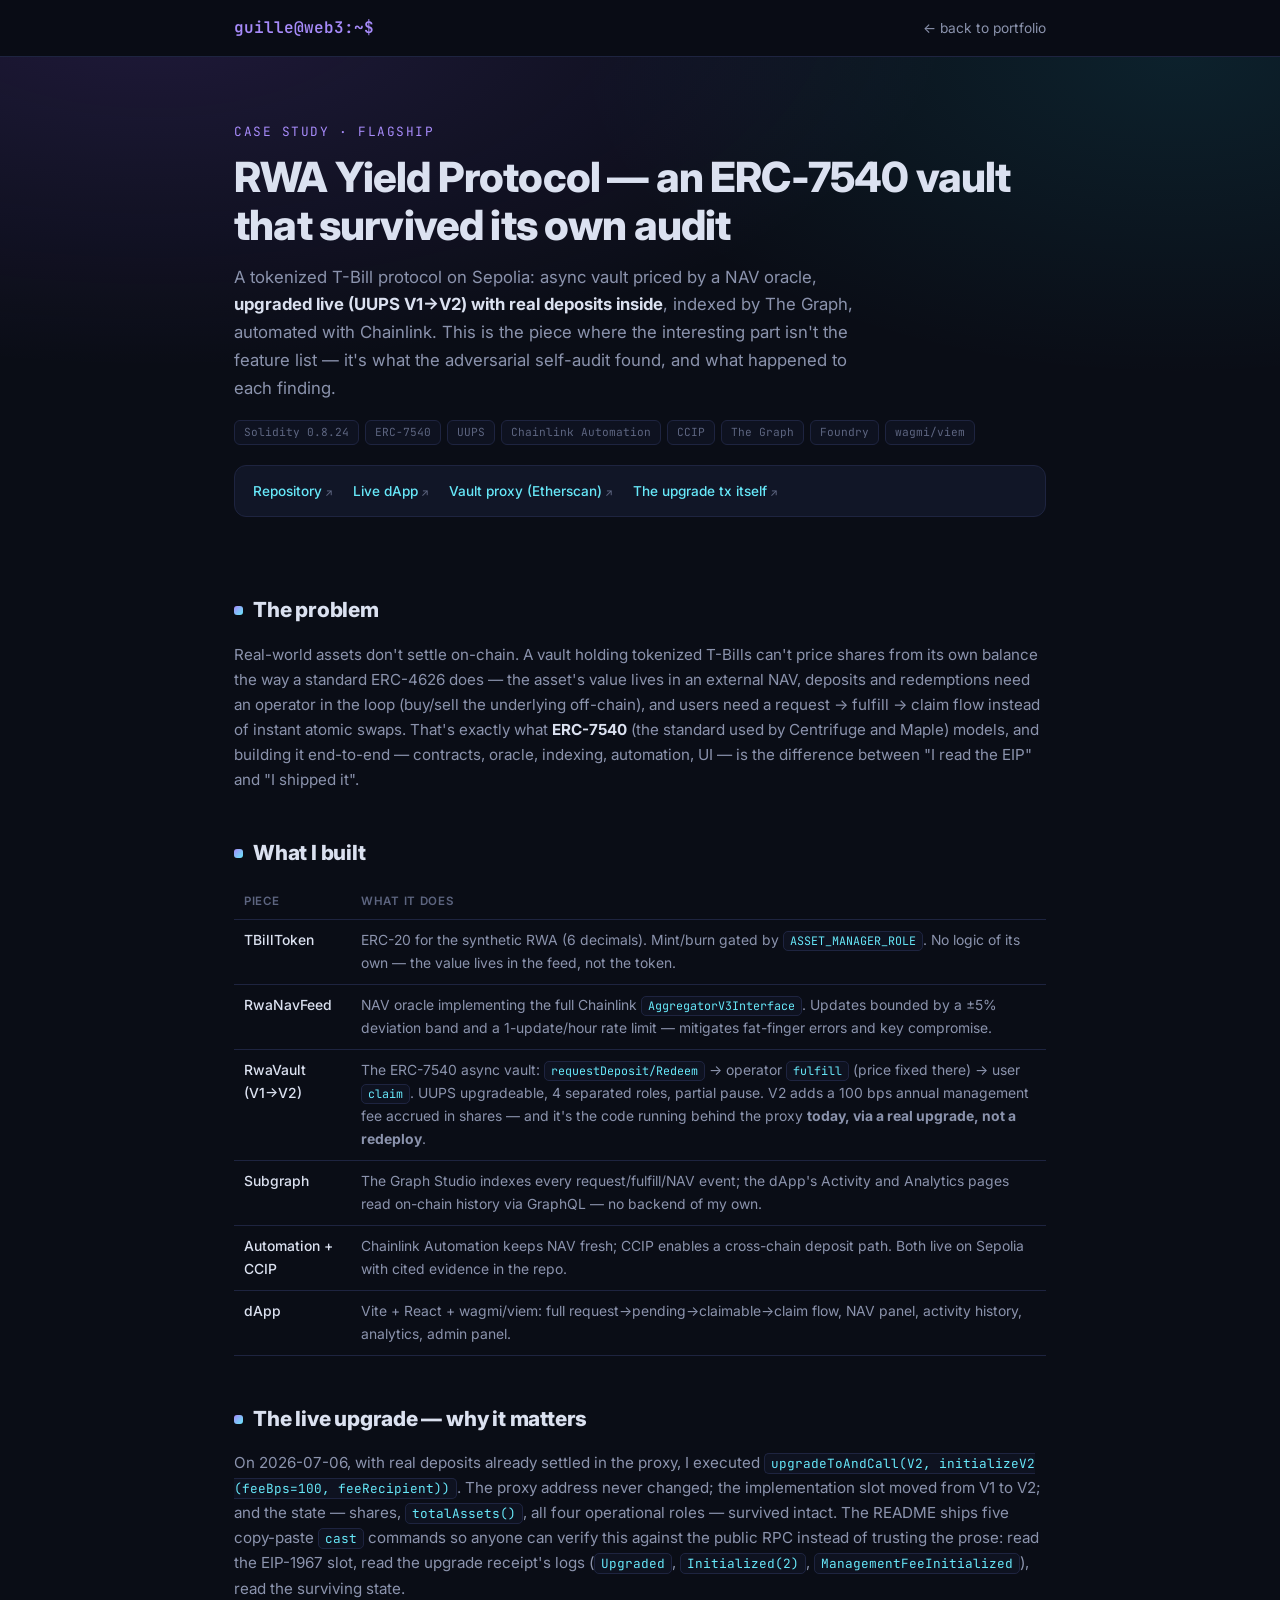
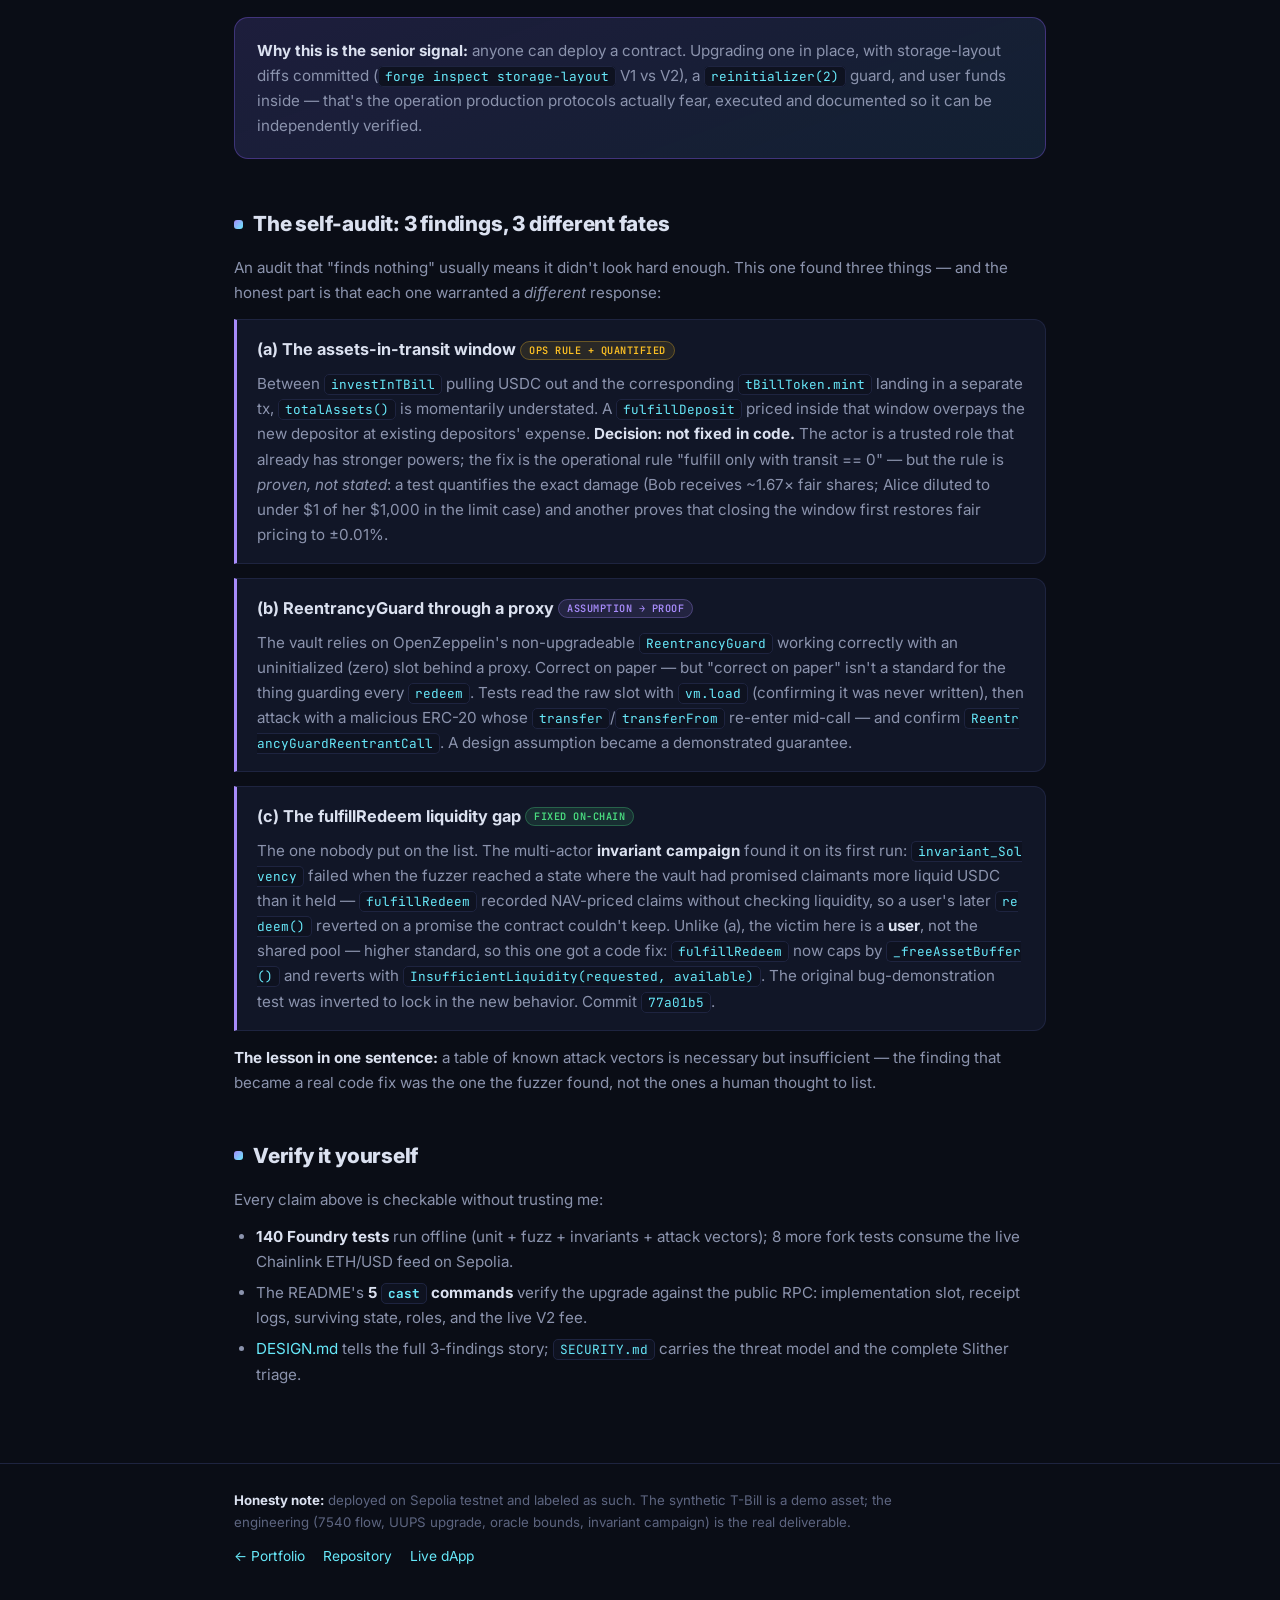
<file: case-studies/rwa-yield-protocol.html>
<!DOCTYPE html>
<html lang="en">
<head>
<meta charset="UTF-8">
<meta name="viewport" content="width=device-width, initial-scale=1.0">
<title>Case study: RWA Yield Protocol — Guille Mustafa</title>
<meta name="description" content="How I built an ERC-7540 RWA tokenization protocol with a live UUPS upgrade, a NAV oracle, The Graph, Chainlink Automation + CCIP — and what a real self-audit found.">
<link rel="icon" href="data:image/svg+xml,%3Csvg xmlns='http://www.w3.org/2000/svg' viewBox='0 0 100 100'%3E%3Crect width='100' height='100' rx='20' fill='%230d1220'/%3E%3Ctext x='50' y='68' font-size='52' text-anchor='middle' fill='%23a78bfa' font-family='monospace' font-weight='bold'%3EG%3C/text%3E%3C/svg%3E">
<link rel="preconnect" href="https://fonts.googleapis.com">
<link rel="preconnect" href="https://fonts.gstatic.com" crossorigin>
<link href="https://fonts.googleapis.com/css2?family=Inter:wght@400;500;600;800&family=JetBrains+Mono:wght@400;600&display=swap" rel="stylesheet">
<link rel="stylesheet" href="case.css">
</head>
<body>

<nav><div class="wrap">
  <span class="logo">guille@web3:~$</span>
  <a class="back" href="../web3.html">← back to portfolio</a>
</div></nav>

<header class="hero"><div class="wrap">
  <div class="kicker">Case study · Flagship</div>
  <h1>RWA Yield Protocol — an ERC-7540 vault that survived its own audit</h1>
  <p class="lede">A tokenized T-Bill protocol on Sepolia: async vault priced by a NAV oracle, <b>upgraded live (UUPS V1→V2) with real deposits inside</b>, indexed by The Graph, automated with Chainlink. This is the piece where the interesting part isn't the feature list — it's what the adversarial self-audit found, and what happened to each finding.</p>
  <div class="chips"><span class="chip">Solidity 0.8.24</span><span class="chip">ERC-7540</span><span class="chip">UUPS</span><span class="chip">Chainlink Automation</span><span class="chip">CCIP</span><span class="chip">The Graph</span><span class="chip">Foundry</span><span class="chip">wagmi/viem</span></div>
  <div class="evidence-bar">
    <a href="https://github.com/guillemustafa-ux/rwa-yield-protocol">Repository</a>
    <a href="https://rwa-yield-protocol.vercel.app">Live dApp</a>
    <a href="https://sepolia.etherscan.io/address/0x48c78Ffe5A882069FC81Fb866510FAAE625109C4">Vault proxy (Etherscan)</a>
    <a href="https://sepolia.etherscan.io/tx/0xa42a4c94f41756ec0e84986c61160c0277e0538d57aeeb313642d7fef1844594">The upgrade tx itself</a>
  </div>
</div></header>

<main><div class="wrap">

<section>
  <h2><span class="dot"></span>The problem</h2>
  <p>Real-world assets don't settle on-chain. A vault holding tokenized T-Bills can't price shares from its own balance the way a standard ERC-4626 does — the asset's value lives in an external NAV, deposits and redemptions need an operator in the loop (buy/sell the underlying off-chain), and users need a request → fulfill → claim flow instead of instant atomic swaps. That's exactly what <b>ERC-7540</b> (the standard used by Centrifuge and Maple) models, and building it end-to-end — contracts, oracle, indexing, automation, UI — is the difference between "I read the EIP" and "I shipped it".</p>
</section>

<section>
  <h2><span class="dot"></span>What I built</h2>
  <div class="table-scroll"><table>
    <tr><th>Piece</th><th>What it does</th></tr>
    <tr><td>TBillToken</td><td>ERC-20 for the synthetic RWA (6 decimals). Mint/burn gated by <code>ASSET_MANAGER_ROLE</code>. No logic of its own — the value lives in the feed, not the token.</td></tr>
    <tr><td>RwaNavFeed</td><td>NAV oracle implementing the full Chainlink <code>AggregatorV3Interface</code>. Updates bounded by a ±5% deviation band and a 1-update/hour rate limit — mitigates fat-finger errors and key compromise.</td></tr>
    <tr><td>RwaVault (V1→V2)</td><td>The ERC-7540 async vault: <code>requestDeposit/Redeem</code> → operator <code>fulfill</code> (price fixed there) → user <code>claim</code>. UUPS upgradeable, 4 separated roles, partial pause. V2 adds a 100 bps annual management fee accrued in shares — and it's the code running behind the proxy <b>today, via a real upgrade, not a redeploy</b>.</td></tr>
    <tr><td>Subgraph</td><td>The Graph Studio indexes every request/fulfill/NAV event; the dApp's Activity and Analytics pages read on-chain history via GraphQL — no backend of my own.</td></tr>
    <tr><td>Automation + CCIP</td><td>Chainlink Automation keeps NAV fresh; CCIP enables a cross-chain deposit path. Both live on Sepolia with cited evidence in the repo.</td></tr>
    <tr><td>dApp</td><td>Vite + React + wagmi/viem: full request→pending→claimable→claim flow, NAV panel, activity history, analytics, admin panel.</td></tr>
  </table></div>
</section>

<section>
  <h2><span class="dot"></span>The live upgrade — why it matters</h2>
  <p>On 2026-07-06, with real deposits already settled in the proxy, I executed <code>upgradeToAndCall(V2, initializeV2(feeBps=100, feeRecipient))</code>. The proxy address never changed; the implementation slot moved from V1 to V2; and the state — shares, <code>totalAssets()</code>, all four operational roles — survived intact. The README ships five copy-paste <code>cast</code> commands so anyone can verify this against the public RPC instead of trusting the prose: read the EIP-1967 slot, read the upgrade receipt's logs (<code>Upgraded</code>, <code>Initialized(2)</code>, <code>ManagementFeeInitialized</code>), read the surviving state.</p>
  <div class="callout"><p><b>Why this is the senior signal:</b> anyone can deploy a contract. Upgrading one in place, with storage-layout diffs committed (<code>forge inspect storage-layout</code> V1 vs V2), a <code>reinitializer(2)</code> guard, and user funds inside — that's the operation production protocols actually fear, executed and documented so it can be independently verified.</p></div>
</section>

<section>
  <h2><span class="dot"></span>The self-audit: 3 findings, 3 different fates</h2>
  <p>An audit that "finds nothing" usually means it didn't look hard enough. This one found three things — and the honest part is that each one warranted a <em>different</em> response:</p>

  <div class="finding">
    <h3>(a) The assets-in-transit window <span class="badge ops">OPS RULE + QUANTIFIED</span></h3>
    <p>Between <code>investInTBill</code> pulling USDC out and the corresponding <code>tBillToken.mint</code> landing in a separate tx, <code>totalAssets()</code> is momentarily understated. A <code>fulfillDeposit</code> priced inside that window overpays the new depositor at existing depositors' expense. <b>Decision: not fixed in code.</b> The actor is a trusted role that already has stronger powers; the fix is the operational rule "fulfill only with transit == 0" — but the rule is <em>proven, not stated</em>: a test quantifies the exact damage (Bob receives ~1.67× fair shares; Alice diluted to under $1 of her $1,000 in the limit case) and another proves that closing the window first restores fair pricing to ±0.01%.</p>
  </div>

  <div class="finding">
    <h3>(b) ReentrancyGuard through a proxy <span class="badge proof">ASSUMPTION → PROOF</span></h3>
    <p>The vault relies on OpenZeppelin's non-upgradeable <code>ReentrancyGuard</code> working correctly with an uninitialized (zero) slot behind a proxy. Correct on paper — but "correct on paper" isn't a standard for the thing guarding every <code>redeem</code>. Tests read the raw slot with <code>vm.load</code> (confirming it was never written), then attack with a malicious ERC-20 whose <code>transfer</code>/<code>transferFrom</code> re-enter mid-call — and confirm <code>ReentrancyGuardReentrantCall</code>. A design assumption became a demonstrated guarantee.</p>
  </div>

  <div class="finding">
    <h3>(c) The fulfillRedeem liquidity gap <span class="badge fix">FIXED ON-CHAIN</span></h3>
    <p>The one nobody put on the list. The multi-actor <b>invariant campaign</b> found it on its first run: <code>invariant_Solvency</code> failed when the fuzzer reached a state where the vault had promised claimants more liquid USDC than it held — <code>fulfillRedeem</code> recorded NAV-priced claims without checking liquidity, so a user's later <code>redeem()</code> reverted on a promise the contract couldn't keep. Unlike (a), the victim here is a <b>user</b>, not the shared pool — higher standard, so this one got a code fix: <code>fulfillRedeem</code> now caps by <code>_freeAssetBuffer()</code> and reverts with <code>InsufficientLiquidity(requested, available)</code>. The original bug-demonstration test was inverted to lock in the new behavior. Commit <code>77a01b5</code>.</p>
  </div>

  <p><b>The lesson in one sentence:</b> a table of known attack vectors is necessary but insufficient — the finding that became a real code fix was the one the fuzzer found, not the ones a human thought to list.</p>
</section>

<section>
  <h2><span class="dot"></span>Verify it yourself</h2>
  <p>Every claim above is checkable without trusting me:</p>
  <ul>
    <li><b>140 Foundry tests</b> run offline (unit + fuzz + invariants + attack vectors); 8 more fork tests consume the live Chainlink ETH/USD feed on Sepolia.</li>
    <li>The README's <b>5 <code>cast</code> commands</b> verify the upgrade against the public RPC: implementation slot, receipt logs, surviving state, roles, and the live V2 fee.</li>
    <li><a href="https://github.com/guillemustafa-ux/rwa-yield-protocol/blob/master/DESIGN.md">DESIGN.md</a> tells the full 3-findings story; <code>SECURITY.md</code> carries the threat model and the complete Slither triage.</li>
  </ul>
</section>

</div></main>

<footer><div class="wrap">
  <p class="note"><b>Honesty note:</b> deployed on Sepolia testnet and labeled as such. The synthetic T-Bill is a demo asset; the engineering (7540 flow, UUPS upgrade, oracle bounds, invariant campaign) is the real deliverable.</p>
  <div class="row">
    <a href="../web3.html">← Portfolio</a>
    <a href="https://github.com/guillemustafa-ux/rwa-yield-protocol">Repository</a>
    <a href="https://rwa-yield-protocol.vercel.app">Live dApp</a>
  </div>
</div></footer>

</body>
</html>
</file>
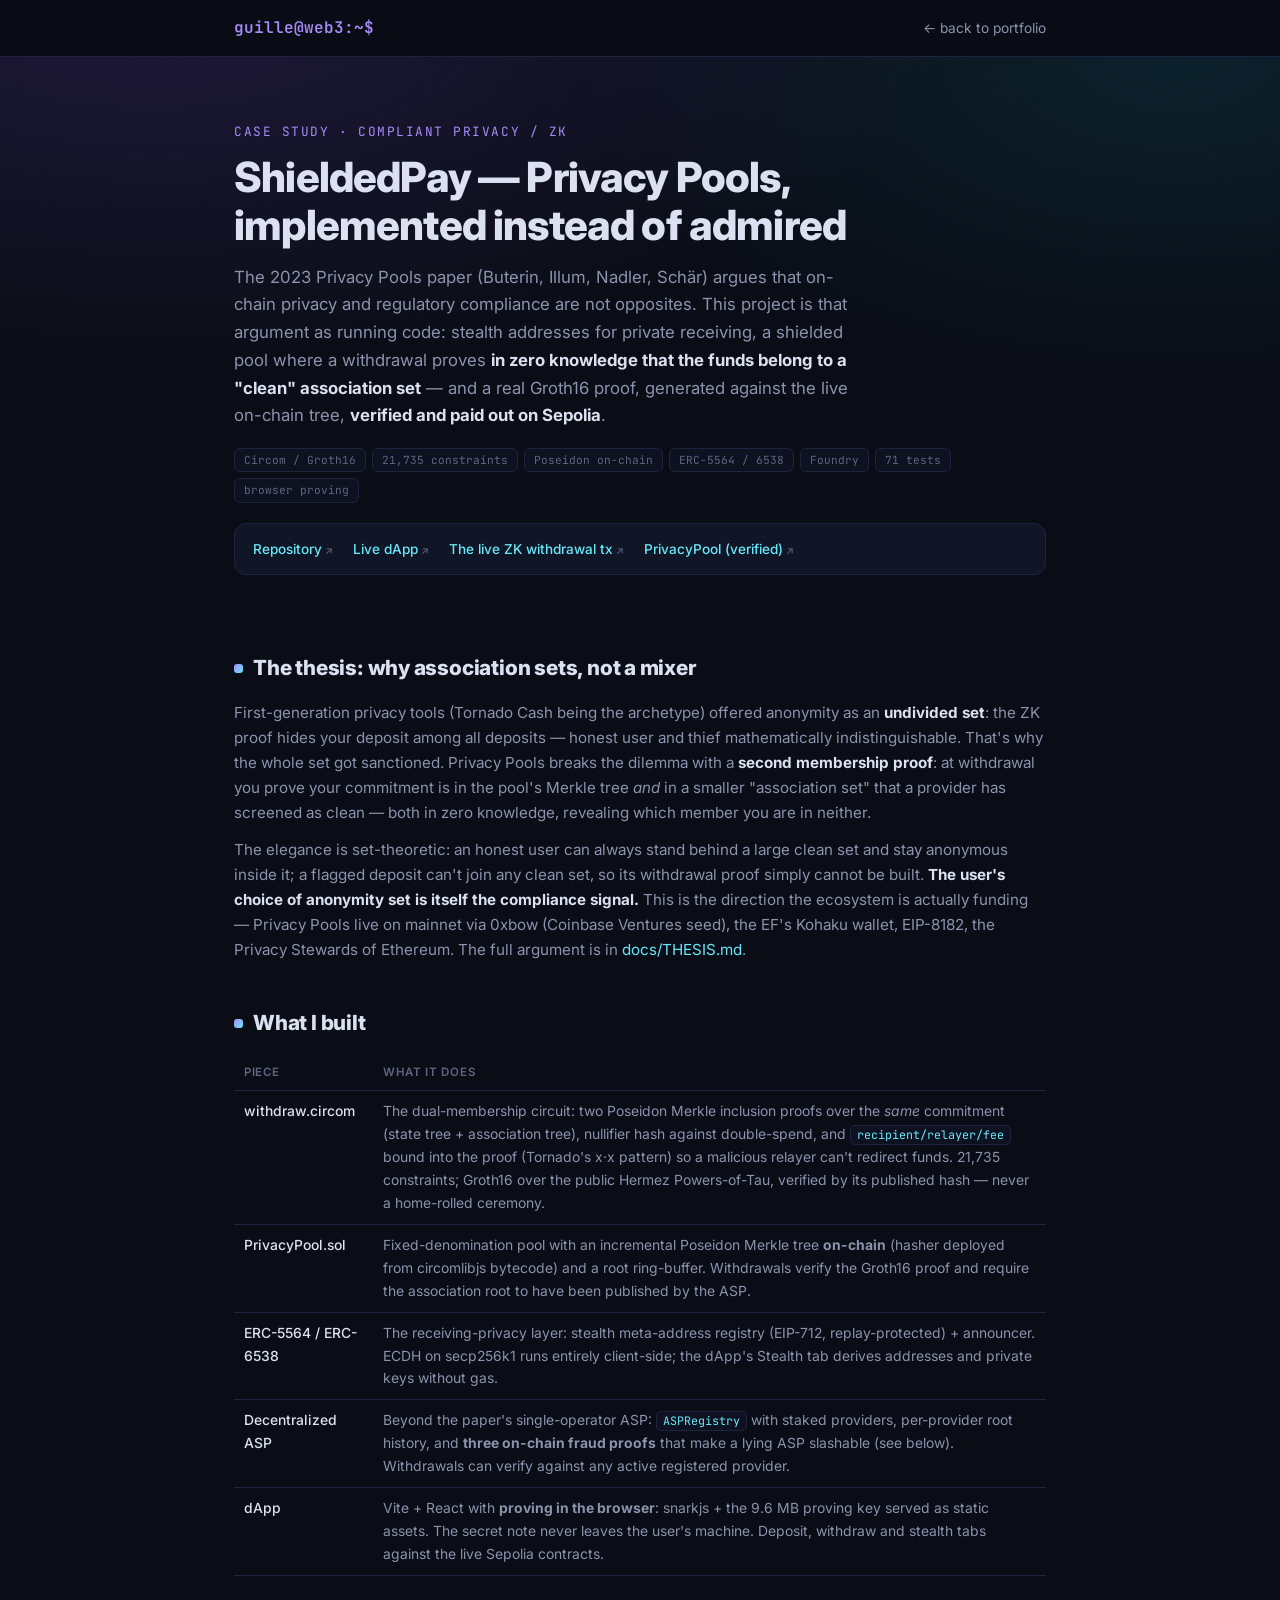
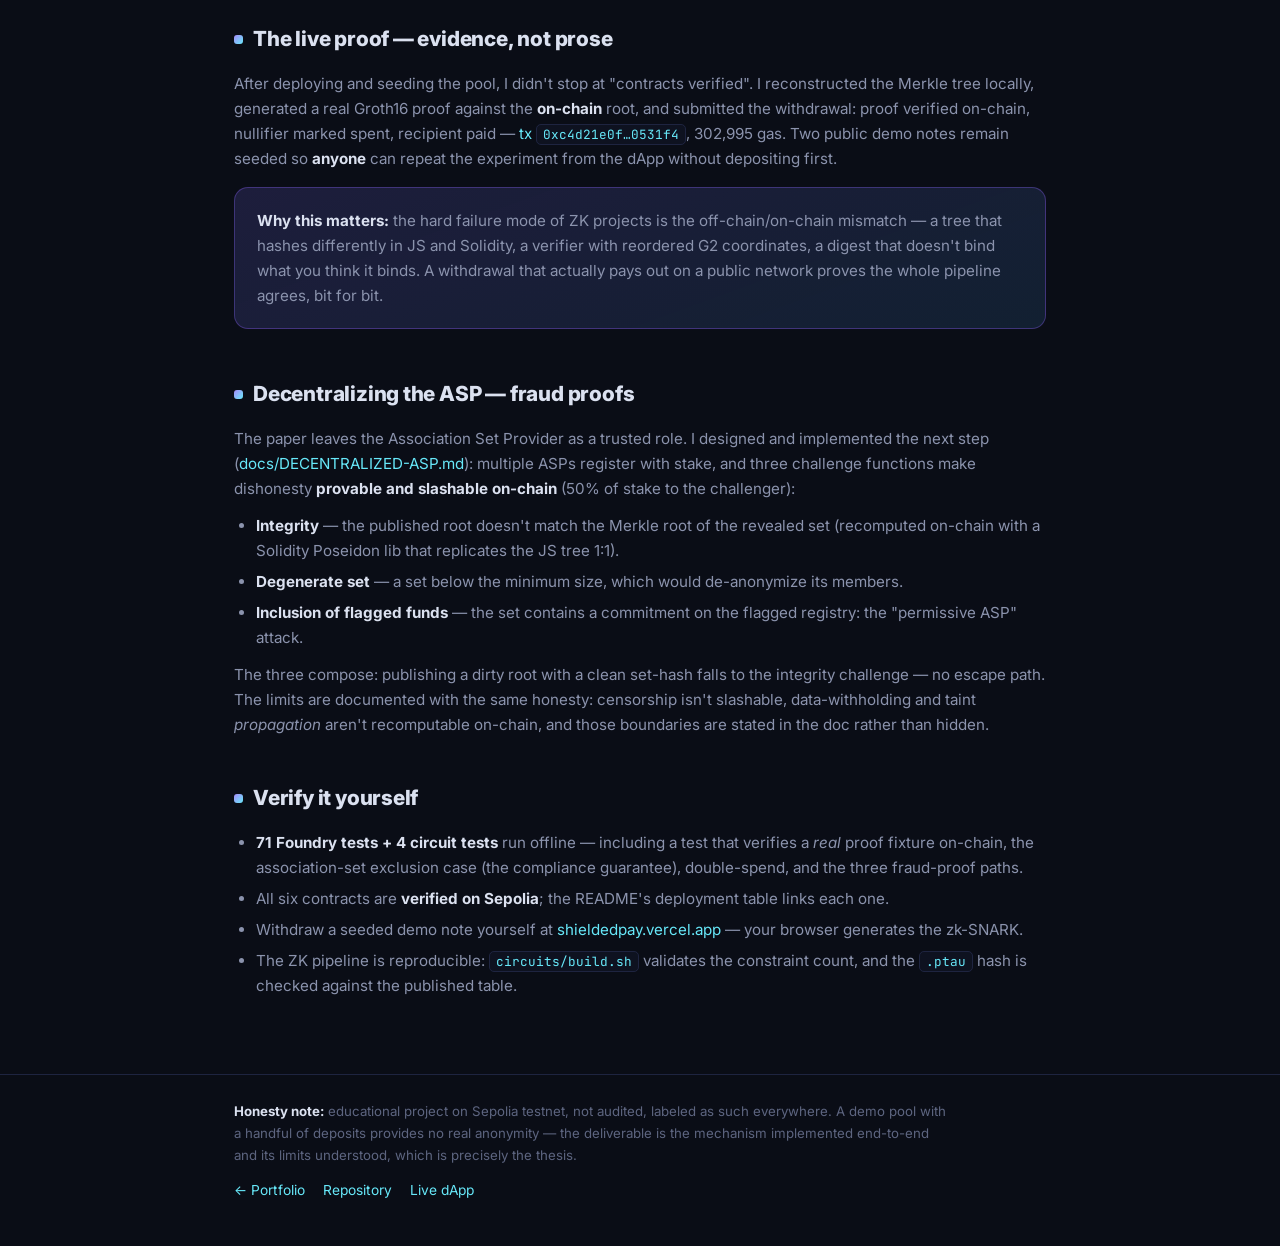
<file: case-studies/shieldedpay.html>
<!DOCTYPE html>
<html lang="en">
<head>
<meta charset="UTF-8">
<meta name="viewport" content="width=device-width, initial-scale=1.0">
<title>Case study: ShieldedPay — Guille Mustafa</title>
<meta name="description" content="Privacy Pools (Buterin et al.) implemented end-to-end: stealth addresses, a ZK privacy pool with association sets, Groth16 proving in the browser, fraud-proof slashing for the ASP — with a real ZK withdrawal executed on Sepolia.">
<link rel="icon" href="data:image/svg+xml,%3Csvg xmlns='http://www.w3.org/2000/svg' viewBox='0 0 100 100'%3E%3Crect width='100' height='100' rx='20' fill='%230d1220'/%3E%3Ctext x='50' y='68' font-size='52' text-anchor='middle' fill='%23a78bfa' font-family='monospace' font-weight='bold'%3EG%3C/text%3E%3C/svg%3E">
<link rel="preconnect" href="https://fonts.googleapis.com">
<link rel="preconnect" href="https://fonts.gstatic.com" crossorigin>
<link href="https://fonts.googleapis.com/css2?family=Inter:wght@400;500;600;800&family=JetBrains+Mono:wght@400;600&display=swap" rel="stylesheet">
<link rel="stylesheet" href="case.css">
</head>
<body>

<nav><div class="wrap">
  <span class="logo">guille@web3:~$</span>
  <a class="back" href="../web3.html">← back to portfolio</a>
</div></nav>

<header class="hero"><div class="wrap">
  <div class="kicker">Case study · Compliant privacy / ZK</div>
  <h1>ShieldedPay — Privacy Pools, implemented instead of admired</h1>
  <p class="lede">The 2023 Privacy Pools paper (Buterin, Illum, Nadler, Schär) argues that on-chain privacy and regulatory compliance are not opposites. This project is that argument as running code: stealth addresses for private receiving, a shielded pool where a withdrawal proves <b>in zero knowledge that the funds belong to a "clean" association set</b> — and a real Groth16 proof, generated against the live on-chain tree, <b>verified and paid out on Sepolia</b>.</p>
  <div class="chips"><span class="chip">Circom / Groth16</span><span class="chip">21,735 constraints</span><span class="chip">Poseidon on-chain</span><span class="chip">ERC-5564 / 6538</span><span class="chip">Foundry</span><span class="chip">71 tests</span><span class="chip">browser proving</span></div>
  <div class="evidence-bar">
    <a href="https://github.com/guillemustafa-ux/shieldedpay">Repository</a>
    <a href="https://shieldedpay.vercel.app">Live dApp</a>
    <a href="https://sepolia.etherscan.io/tx/0xc4d21e0f37fe617587c70416ffba00aa8b766aff199fbaa576d74107af0531f4">The live ZK withdrawal tx</a>
    <a href="https://sepolia.etherscan.io/address/0x1073AEDfbD3900A50eD5BE98698874383B8b13C9#code">PrivacyPool (verified)</a>
  </div>
</div></header>

<main><div class="wrap">

<section>
  <h2><span class="dot"></span>The thesis: why association sets, not a mixer</h2>
  <p>First-generation privacy tools (Tornado Cash being the archetype) offered anonymity as an <b>undivided set</b>: the ZK proof hides your deposit among all deposits — honest user and thief mathematically indistinguishable. That's why the whole set got sanctioned. Privacy Pools breaks the dilemma with a <b>second membership proof</b>: at withdrawal you prove your commitment is in the pool's Merkle tree <i>and</i> in a smaller "association set" that a provider has screened as clean — both in zero knowledge, revealing which member you are in neither.</p>
  <p>The elegance is set-theoretic: an honest user can always stand behind a large clean set and stay anonymous inside it; a flagged deposit can't join any clean set, so its withdrawal proof simply cannot be built. <b>The user's choice of anonymity set is itself the compliance signal.</b> This is the direction the ecosystem is actually funding — Privacy Pools live on mainnet via 0xbow (Coinbase Ventures seed), the EF's Kohaku wallet, EIP-8182, the Privacy Stewards of Ethereum. The full argument is in <a href="https://github.com/guillemustafa-ux/shieldedpay/blob/master/docs/THESIS.md">docs/THESIS.md</a>.</p>
</section>

<section>
  <h2><span class="dot"></span>What I built</h2>
  <div class="table-scroll"><table>
    <tr><th>Piece</th><th>What it does</th></tr>
    <tr><td>withdraw.circom</td><td>The dual-membership circuit: two Poseidon Merkle inclusion proofs over the <i>same</i> commitment (state tree + association tree), nullifier hash against double-spend, and <code>recipient/relayer/fee</code> bound into the proof (Tornado's x·x pattern) so a malicious relayer can't redirect funds. 21,735 constraints; Groth16 over the public Hermez Powers-of-Tau, verified by its published hash — never a home-rolled ceremony.</td></tr>
    <tr><td>PrivacyPool.sol</td><td>Fixed-denomination pool with an incremental Poseidon Merkle tree <b>on-chain</b> (hasher deployed from circomlibjs bytecode) and a root ring-buffer. Withdrawals verify the Groth16 proof and require the association root to have been published by the ASP.</td></tr>
    <tr><td>ERC-5564 / ERC-6538</td><td>The receiving-privacy layer: stealth meta-address registry (EIP-712, replay-protected) + announcer. ECDH on secp256k1 runs entirely client-side; the dApp's Stealth tab derives addresses and private keys without gas.</td></tr>
    <tr><td>Decentralized ASP</td><td>Beyond the paper's single-operator ASP: <code>ASPRegistry</code> with staked providers, per-provider root history, and <b>three on-chain fraud proofs</b> that make a lying ASP slashable (see below). Withdrawals can verify against any active registered provider.</td></tr>
    <tr><td>dApp</td><td>Vite + React with <b>proving in the browser</b>: snarkjs + the 9.6&nbsp;MB proving key served as static assets. The secret note never leaves the user's machine. Deposit, withdraw and stealth tabs against the live Sepolia contracts.</td></tr>
  </table></div>
</section>

<section>
  <h2><span class="dot"></span>The live proof — evidence, not prose</h2>
  <p>After deploying and seeding the pool, I didn't stop at "contracts verified". I reconstructed the Merkle tree locally, generated a real Groth16 proof against the <b>on-chain</b> root, and submitted the withdrawal: proof verified on-chain, nullifier marked spent, recipient paid — <a href="https://sepolia.etherscan.io/tx/0xc4d21e0f37fe617587c70416ffba00aa8b766aff199fbaa576d74107af0531f4">tx <code>0xc4d21e0f…0531f4</code></a>, 302,995 gas. Two public demo notes remain seeded so <b>anyone</b> can repeat the experiment from the dApp without depositing first.</p>
  <div class="callout"><p><b>Why this matters:</b> the hard failure mode of ZK projects is the off-chain/on-chain mismatch — a tree that hashes differently in JS and Solidity, a verifier with reordered G2 coordinates, a digest that doesn't bind what you think it binds. A withdrawal that actually pays out on a public network proves the whole pipeline agrees, bit for bit.</p></div>
</section>

<section>
  <h2><span class="dot"></span>Decentralizing the ASP — fraud proofs</h2>
  <p>The paper leaves the Association Set Provider as a trusted role. I designed and implemented the next step (<a href="https://github.com/guillemustafa-ux/shieldedpay/blob/master/docs/DECENTRALIZED-ASP.md">docs/DECENTRALIZED-ASP.md</a>): multiple ASPs register with stake, and three challenge functions make dishonesty <b>provable and slashable on-chain</b> (50% of stake to the challenger):</p>
  <ul>
    <li><b>Integrity</b> — the published root doesn't match the Merkle root of the revealed set (recomputed on-chain with a Solidity Poseidon lib that replicates the JS tree 1:1).</li>
    <li><b>Degenerate set</b> — a set below the minimum size, which would de-anonymize its members.</li>
    <li><b>Inclusion of flagged funds</b> — the set contains a commitment on the flagged registry: the "permissive ASP" attack.</li>
  </ul>
  <p>The three compose: publishing a dirty root with a clean set-hash falls to the integrity challenge — no escape path. The limits are documented with the same honesty: censorship isn't slashable, data-withholding and taint <i>propagation</i> aren't recomputable on-chain, and those boundaries are stated in the doc rather than hidden.</p>
</section>

<section>
  <h2><span class="dot"></span>Verify it yourself</h2>
  <ul>
    <li><b>71 Foundry tests + 4 circuit tests</b> run offline — including a test that verifies a <i>real</i> proof fixture on-chain, the association-set exclusion case (the compliance guarantee), double-spend, and the three fraud-proof paths.</li>
    <li>All six contracts are <b>verified on Sepolia</b>; the README's deployment table links each one.</li>
    <li>Withdraw a seeded demo note yourself at <a href="https://shieldedpay.vercel.app">shieldedpay.vercel.app</a> — your browser generates the zk-SNARK.</li>
    <li>The ZK pipeline is reproducible: <code>circuits/build.sh</code> validates the constraint count, and the <code>.ptau</code> hash is checked against the published table.</li>
  </ul>
</section>

</div></main>

<footer><div class="wrap">
  <p class="note"><b>Honesty note:</b> educational project on Sepolia testnet, not audited, labeled as such everywhere. A demo pool with a handful of deposits provides no real anonymity — the deliverable is the mechanism implemented end-to-end and its limits understood, which is precisely the thesis.</p>
  <div class="row">
    <a href="../web3.html">← Portfolio</a>
    <a href="https://github.com/guillemustafa-ux/shieldedpay">Repository</a>
    <a href="https://shieldedpay.vercel.app">Live dApp</a>
  </div>
</div></footer>

</body>
</html>
</file>
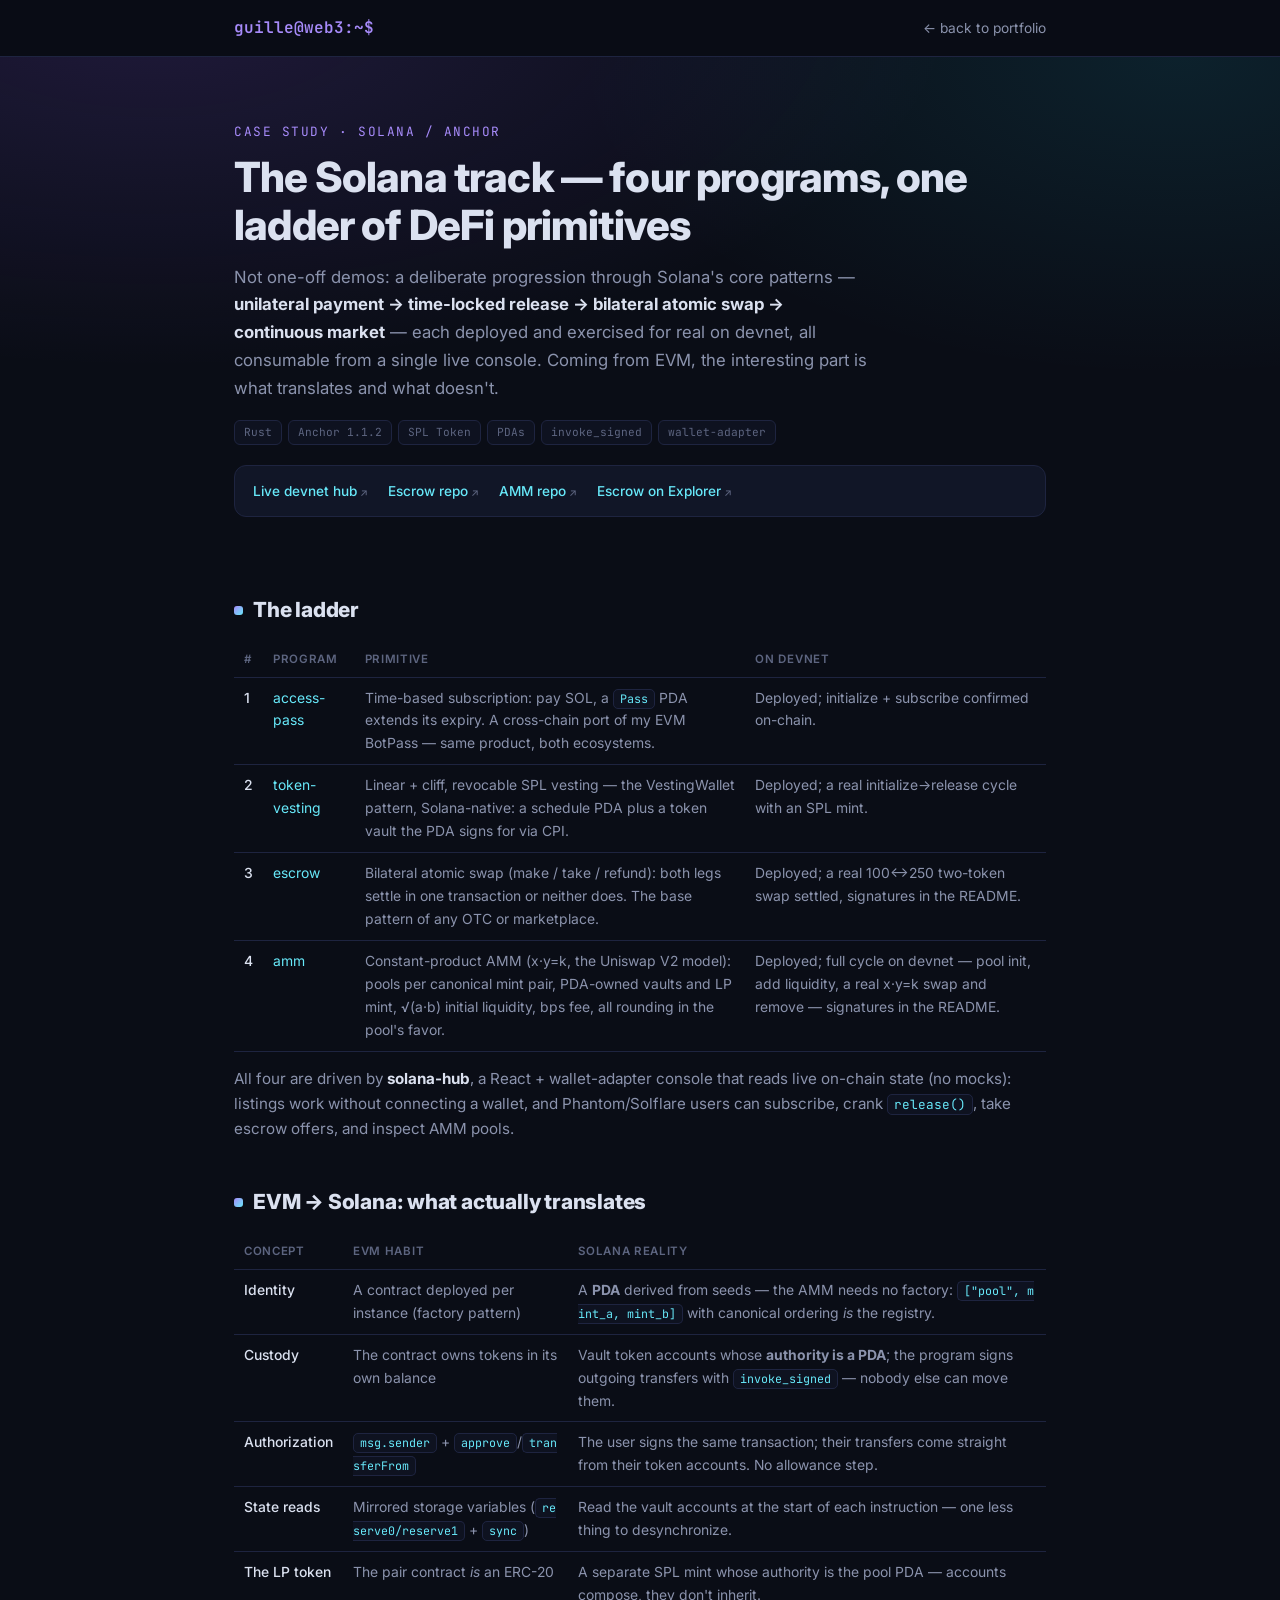
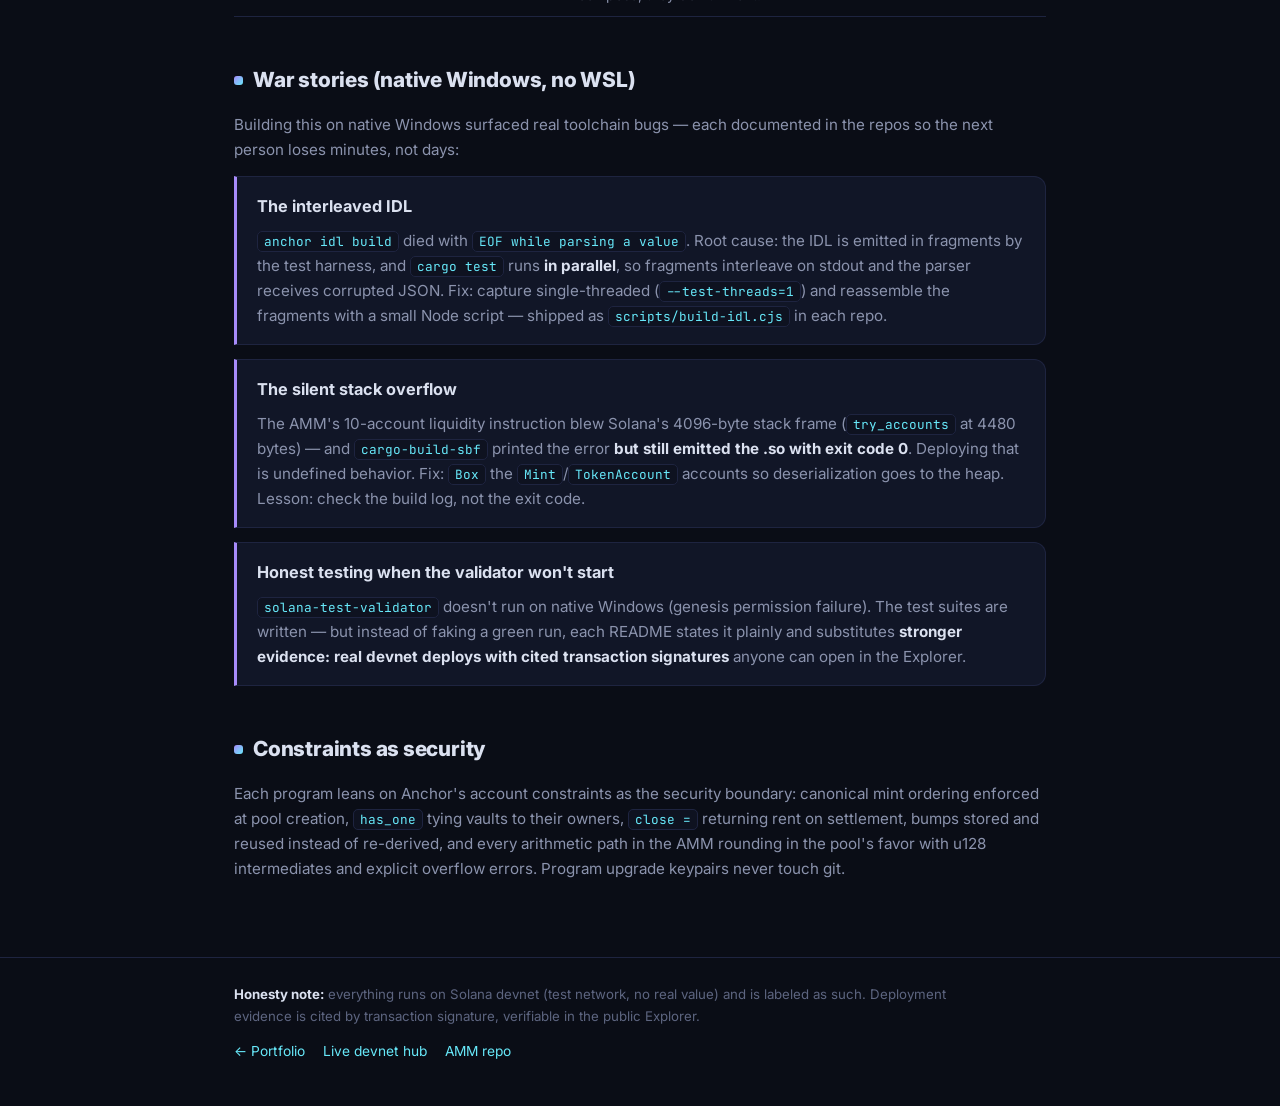
<file: case-studies/solana-track.html>
<!DOCTYPE html>
<html lang="en">
<head>
<meta charset="UTF-8">
<meta name="viewport" content="width=device-width, initial-scale=1.0">
<title>Case study: the Solana track — Guille Mustafa</title>
<meta name="description" content="Four Anchor programs building up the core DeFi primitives — subscription pass, vesting, atomic escrow, constant-product AMM — deployed to devnet, unified in one live dApp, with the Windows toolchain war stories included.">
<link rel="icon" href="data:image/svg+xml,%3Csvg xmlns='http://www.w3.org/2000/svg' viewBox='0 0 100 100'%3E%3Crect width='100' height='100' rx='20' fill='%230d1220'/%3E%3Ctext x='50' y='68' font-size='52' text-anchor='middle' fill='%23a78bfa' font-family='monospace' font-weight='bold'%3EG%3C/text%3E%3C/svg%3E">
<link rel="preconnect" href="https://fonts.googleapis.com">
<link rel="preconnect" href="https://fonts.gstatic.com" crossorigin>
<link href="https://fonts.googleapis.com/css2?family=Inter:wght@400;500;600;800&family=JetBrains+Mono:wght@400;600&display=swap" rel="stylesheet">
<link rel="stylesheet" href="case.css">
</head>
<body>

<nav><div class="wrap">
  <span class="logo">guille@web3:~$</span>
  <a class="back" href="../web3.html">← back to portfolio</a>
</div></nav>

<header class="hero"><div class="wrap">
  <div class="kicker">Case study · Solana / Anchor</div>
  <h1>The Solana track — four programs, one ladder of DeFi primitives</h1>
  <p class="lede">Not one-off demos: a deliberate progression through Solana's core patterns — <b>unilateral payment → time-locked release → bilateral atomic swap → continuous market</b> — each deployed and exercised for real on devnet, all consumable from a single live console. Coming from EVM, the interesting part is what translates and what doesn't.</p>
  <div class="chips"><span class="chip">Rust</span><span class="chip">Anchor 1.1.2</span><span class="chip">SPL Token</span><span class="chip">PDAs</span><span class="chip">invoke_signed</span><span class="chip">wallet-adapter</span></div>
  <div class="evidence-bar">
    <a href="https://guillemustafa-ux.github.io/solana-hub/">Live devnet hub</a>
    <a href="https://github.com/guillemustafa-ux/solana-escrow">Escrow repo</a>
    <a href="https://github.com/guillemustafa-ux/solana-amm">AMM repo</a>
    <a href="https://explorer.solana.com/address/2znMKASAPnrmDhMpmtScHiALvTEuQS28bn67RxT56gYc?cluster=devnet">Escrow on Explorer</a>
  </div>
</div></header>

<main><div class="wrap">

<section>
  <h2><span class="dot"></span>The ladder</h2>
  <div class="table-scroll"><table>
    <tr><th>#</th><th>Program</th><th>Primitive</th><th>On devnet</th></tr>
    <tr><td>1</td><td><a href="https://github.com/guillemustafa-ux/solana-access-pass">access-pass</a></td><td>Time-based subscription: pay SOL, a <code>Pass</code> PDA extends its expiry. A cross-chain port of my EVM BotPass — same product, both ecosystems.</td><td>Deployed; initialize + subscribe confirmed on-chain.</td></tr>
    <tr><td>2</td><td><a href="https://github.com/guillemustafa-ux/solana-token-vesting">token-vesting</a></td><td>Linear + cliff, revocable SPL vesting — the VestingWallet pattern, Solana-native: a schedule PDA plus a token vault the PDA signs for via CPI.</td><td>Deployed; a real initialize→release cycle with an SPL mint.</td></tr>
    <tr><td>3</td><td><a href="https://github.com/guillemustafa-ux/solana-escrow">escrow</a></td><td>Bilateral atomic swap (make / take / refund): both legs settle in one transaction or neither does. The base pattern of any OTC or marketplace.</td><td>Deployed; a real 100↔250 two-token swap settled, signatures in the README.</td></tr>
    <tr><td>4</td><td><a href="https://github.com/guillemustafa-ux/solana-amm">amm</a></td><td>Constant-product AMM (x·y=k, the Uniswap V2 model): pools per canonical mint pair, PDA-owned vaults and LP mint, √(a·b) initial liquidity, bps fee, all rounding in the pool's favor.</td><td>Deployed; full cycle on devnet — pool init, add liquidity, a real x·y=k swap and remove — signatures in the README.</td></tr>
  </table></div>
  <p>All four are driven by <a href="https://guillemustafa-ux.github.io/solana-hub/"><b>solana-hub</b></a>, a React + wallet-adapter console that reads live on-chain state (no mocks): listings work without connecting a wallet, and Phantom/Solflare users can subscribe, crank <code>release()</code>, take escrow offers, and inspect AMM pools.</p>
</section>

<section>
  <h2><span class="dot"></span>EVM → Solana: what actually translates</h2>
  <div class="table-scroll"><table>
    <tr><th>Concept</th><th>EVM habit</th><th>Solana reality</th></tr>
    <tr><td>Identity</td><td>A contract deployed per instance (factory pattern)</td><td>A <b>PDA</b> derived from seeds — the AMM needs no factory: <code>["pool", mint_a, mint_b]</code> with canonical ordering <em>is</em> the registry.</td></tr>
    <tr><td>Custody</td><td>The contract owns tokens in its own balance</td><td>Vault token accounts whose <b>authority is a PDA</b>; the program signs outgoing transfers with <code>invoke_signed</code> — nobody else can move them.</td></tr>
    <tr><td>Authorization</td><td><code>msg.sender</code> + <code>approve</code>/<code>transferFrom</code></td><td>The user signs the same transaction; their transfers come straight from their token accounts. No allowance step.</td></tr>
    <tr><td>State reads</td><td>Mirrored storage variables (<code>reserve0/reserve1</code> + <code>sync</code>)</td><td>Read the vault accounts at the start of each instruction — one less thing to desynchronize.</td></tr>
    <tr><td>The LP token</td><td>The pair contract <em>is</em> an ERC-20</td><td>A separate SPL mint whose authority is the pool PDA — accounts compose, they don't inherit.</td></tr>
  </table></div>
</section>

<section>
  <h2><span class="dot"></span>War stories (native Windows, no WSL)</h2>
  <p>Building this on native Windows surfaced real toolchain bugs — each documented in the repos so the next person loses minutes, not days:</p>
  <div class="finding">
    <h3>The interleaved IDL</h3>
    <p><code>anchor idl build</code> died with <code>EOF while parsing a value</code>. Root cause: the IDL is emitted in fragments by the test harness, and <code>cargo test</code> runs <b>in parallel</b>, so fragments interleave on stdout and the parser receives corrupted JSON. Fix: capture single-threaded (<code>--test-threads=1</code>) and reassemble the fragments with a small Node script — shipped as <code>scripts/build-idl.cjs</code> in each repo.</p>
  </div>
  <div class="finding">
    <h3>The silent stack overflow</h3>
    <p>The AMM's 10-account liquidity instruction blew Solana's 4096-byte stack frame (<code>try_accounts</code> at 4480 bytes) — and <code>cargo-build-sbf</code> printed the error <b>but still emitted the .so with exit code 0</b>. Deploying that is undefined behavior. Fix: <code>Box</code> the <code>Mint</code>/<code>TokenAccount</code> accounts so deserialization goes to the heap. Lesson: check the build log, not the exit code.</p>
  </div>
  <div class="finding">
    <h3>Honest testing when the validator won't start</h3>
    <p><code>solana-test-validator</code> doesn't run on native Windows (genesis permission failure). The test suites are written — but instead of faking a green run, each README states it plainly and substitutes <b>stronger evidence: real devnet deploys with cited transaction signatures</b> anyone can open in the Explorer.</p>
  </div>
</section>

<section>
  <h2><span class="dot"></span>Constraints as security</h2>
  <p>Each program leans on Anchor's account constraints as the security boundary: canonical mint ordering enforced at pool creation, <code>has_one</code> tying vaults to their owners, <code>close =</code> returning rent on settlement, bumps stored and reused instead of re-derived, and every arithmetic path in the AMM rounding in the pool's favor with u128 intermediates and explicit overflow errors. Program upgrade keypairs never touch git.</p>
</section>

</div></main>

<footer><div class="wrap">
  <p class="note"><b>Honesty note:</b> everything runs on Solana devnet (test network, no real value) and is labeled as such. Deployment evidence is cited by transaction signature, verifiable in the public Explorer.</p>
  <div class="row">
    <a href="../web3.html">← Portfolio</a>
    <a href="https://guillemustafa-ux.github.io/solana-hub/">Live devnet hub</a>
    <a href="https://github.com/guillemustafa-ux/solana-amm">AMM repo</a>
  </div>
</div></footer>

</body>
</html>
</file>
<file: case-studies/case.css>
/* Case studies — mismo lenguaje visual que el index del portfolio */
:root{
  --bg:#0a0d16; --bg2:#0e1220; --card:#111627; --line:#1e2440;
  --text:#dbe1f0; --muted:#8b93ad; --dim:#5d6580;
  --violet:#a78bfa; --cyan:#67e8f9; --green:#4ade80; --amber:#fbbf24;
  --mono:'JetBrains Mono',ui-monospace,monospace;
}
*{margin:0;padding:0;box-sizing:border-box}
html{scroll-behavior:smooth}
body{background:var(--bg);color:var(--text);font-family:'Inter',system-ui,sans-serif;line-height:1.65;-webkit-font-smoothing:antialiased}
a{color:var(--cyan);text-decoration:none}
a:hover{text-decoration:underline}
.wrap{max-width:860px;margin:0 auto;padding:0 24px}

nav{position:sticky;top:0;z-index:10;background:rgba(10,13,22,.85);-webkit-backdrop-filter:blur(10px);backdrop-filter:blur(10px);border-bottom:1px solid var(--line)}
nav .wrap{display:flex;align-items:center;gap:16px;height:56px}
nav .logo{font-family:var(--mono);font-weight:600;color:var(--violet);white-space:nowrap}
nav .back{margin-left:auto;font-size:.86rem;color:var(--muted)}
nav .back:hover{color:var(--text);text-decoration:none}

header.hero{padding:64px 0 36px;background:
  radial-gradient(ellipse 800px 360px at 12% -10%,rgba(139,92,246,.16),transparent),
  radial-gradient(ellipse 600px 320px at 92% 0%,rgba(34,211,238,.10),transparent)}
.kicker{font-family:var(--mono);color:var(--violet);font-size:.8rem;letter-spacing:.12em;text-transform:uppercase;margin-bottom:12px}
h1{font-size:clamp(1.7rem,4.5vw,2.6rem);font-weight:800;line-height:1.15;letter-spacing:-.02em}
.lede{margin-top:14px;font-size:1.05rem;color:var(--muted);max-width:640px}
.lede b{color:var(--text)}
.chips{display:flex;flex-wrap:wrap;gap:6px;margin-top:18px}
.chip{font-family:var(--mono);font-size:.7rem;color:var(--dim);background:var(--bg2);border:1px solid var(--line);padding:2px 9px;border-radius:6px}
.evidence-bar{display:flex;flex-wrap:wrap;gap:8px 20px;margin-top:20px;padding:14px 18px;background:var(--card);border:1px solid var(--line);border-radius:12px}
.evidence-bar a{font-size:.85rem;font-weight:500}
.evidence-bar a::after{content:" ↗";color:var(--dim);font-size:.75em}

main{padding:12px 0 60px}
section{padding:28px 0 4px}
h2{font-size:1.3rem;font-weight:800;letter-spacing:-.01em;display:flex;align-items:center;gap:10px;margin-bottom:14px}
h2 .dot{width:9px;height:9px;border-radius:3px;background:linear-gradient(135deg,var(--violet),var(--cyan));flex:none}
h3{font-size:1.02rem;font-weight:700;margin:20px 0 8px;color:var(--text)}
p{color:var(--muted);font-size:.95rem;margin-bottom:12px}
p b,li b{color:var(--text)}
ul,ol{color:var(--muted);font-size:.95rem;margin:0 0 12px 22px}
li{margin-bottom:6px}
code{font-family:var(--mono);font-size:.84em;color:var(--cyan);background:var(--bg2);border:1px solid var(--line);border-radius:5px;padding:1px 6px;word-break:break-all}
pre{background:var(--bg2);border:1px solid var(--line);border-radius:10px;padding:14px 16px;overflow-x:auto;margin-bottom:14px}
pre code{background:none;border:none;padding:0;color:var(--text);font-size:.8rem}

.table-scroll{overflow-x:auto;margin-bottom:14px}
table{width:100%;border-collapse:collapse;font-size:.87rem}
th{text-align:left;color:var(--dim);font-weight:600;font-size:.72rem;text-transform:uppercase;letter-spacing:.06em;padding:8px 10px;border-bottom:1px solid var(--line);white-space:nowrap}
td{padding:9px 10px;border-bottom:1px solid var(--line);color:var(--muted);vertical-align:top}
td:first-child{color:var(--text);font-weight:500}

.callout{background:linear-gradient(160deg,rgba(139,92,246,.10),rgba(34,211,238,.05)),var(--card);border:1px solid rgba(139,92,246,.35);border-radius:14px;padding:20px 22px;margin:16px 0}
.callout p:last-child{margin-bottom:0}
.finding{background:var(--card);border:1px solid var(--line);border-left:3px solid var(--violet);border-radius:0 12px 12px 0;padding:16px 20px;margin:14px 0}
.finding h3{margin-top:0}
.finding p:last-child{margin-bottom:0}
.badge{font-family:var(--mono);font-size:.64rem;font-weight:600;padding:2px 8px;border-radius:99px;letter-spacing:.05em;vertical-align:middle}
.badge.fix{background:rgba(74,222,128,.12);color:var(--green);border:1px solid rgba(74,222,128,.3)}
.badge.ops{background:rgba(251,191,36,.1);color:var(--amber);border:1px solid rgba(251,191,36,.3)}
.badge.proof{background:rgba(167,139,250,.12);color:var(--violet);border:1px solid rgba(167,139,250,.3)}

footer{border-top:1px solid var(--line);padding:26px 0 44px}
footer .note{font-size:.83rem;color:var(--dim);max-width:720px}
footer .row{display:flex;gap:18px;flex-wrap:wrap;margin-top:12px;font-size:.86rem}
</file>
